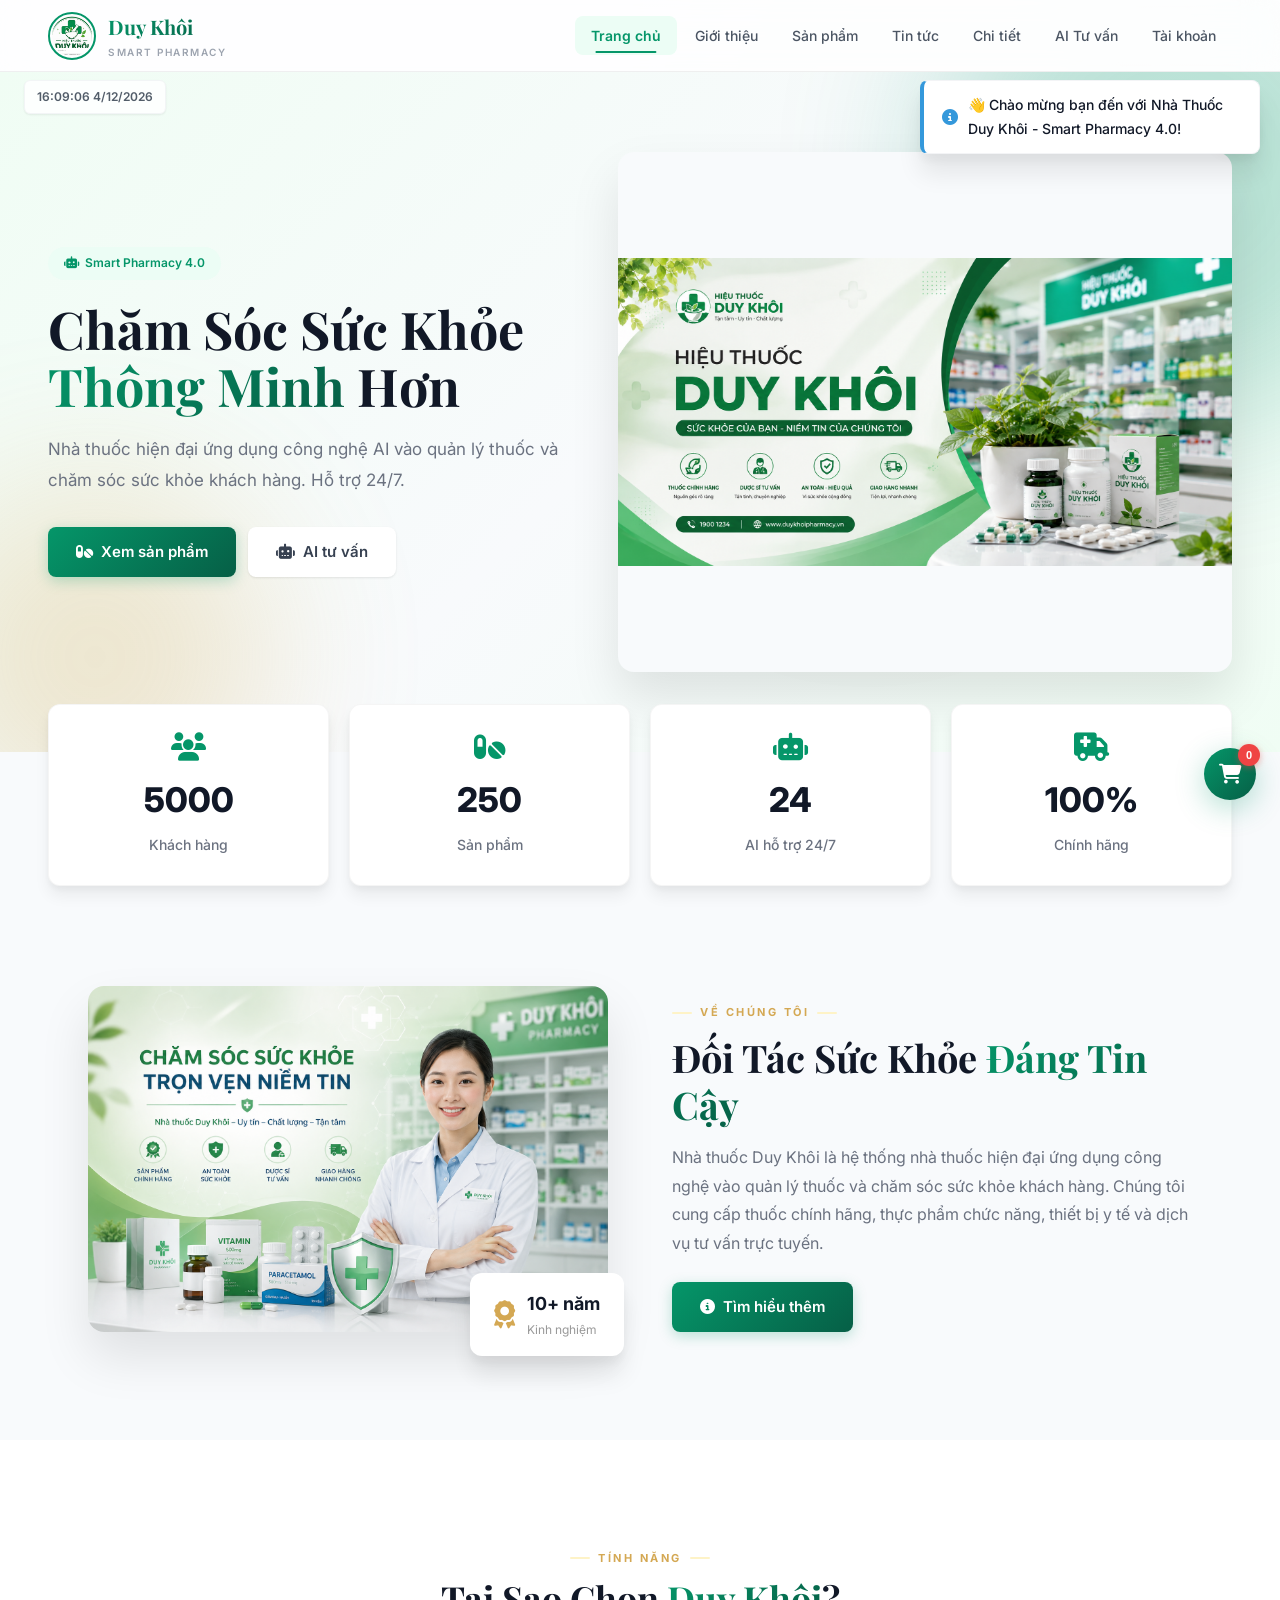
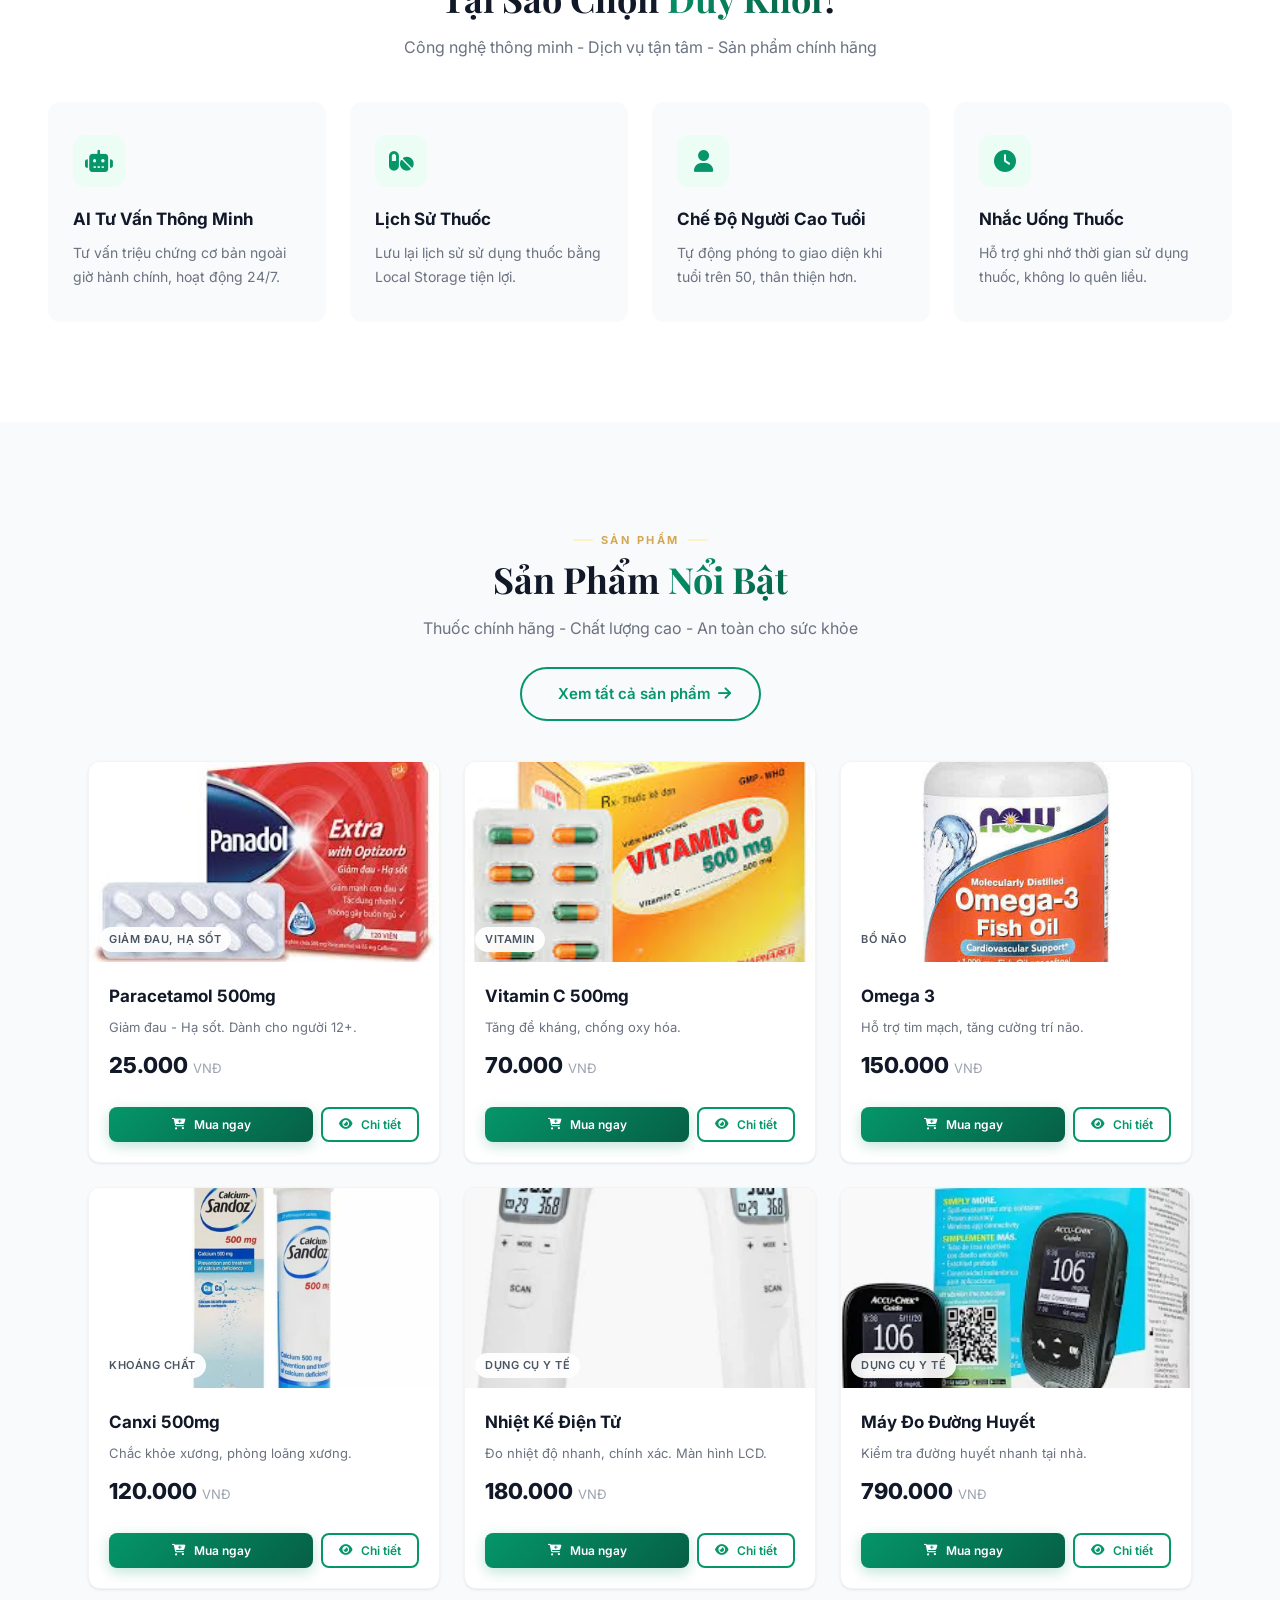
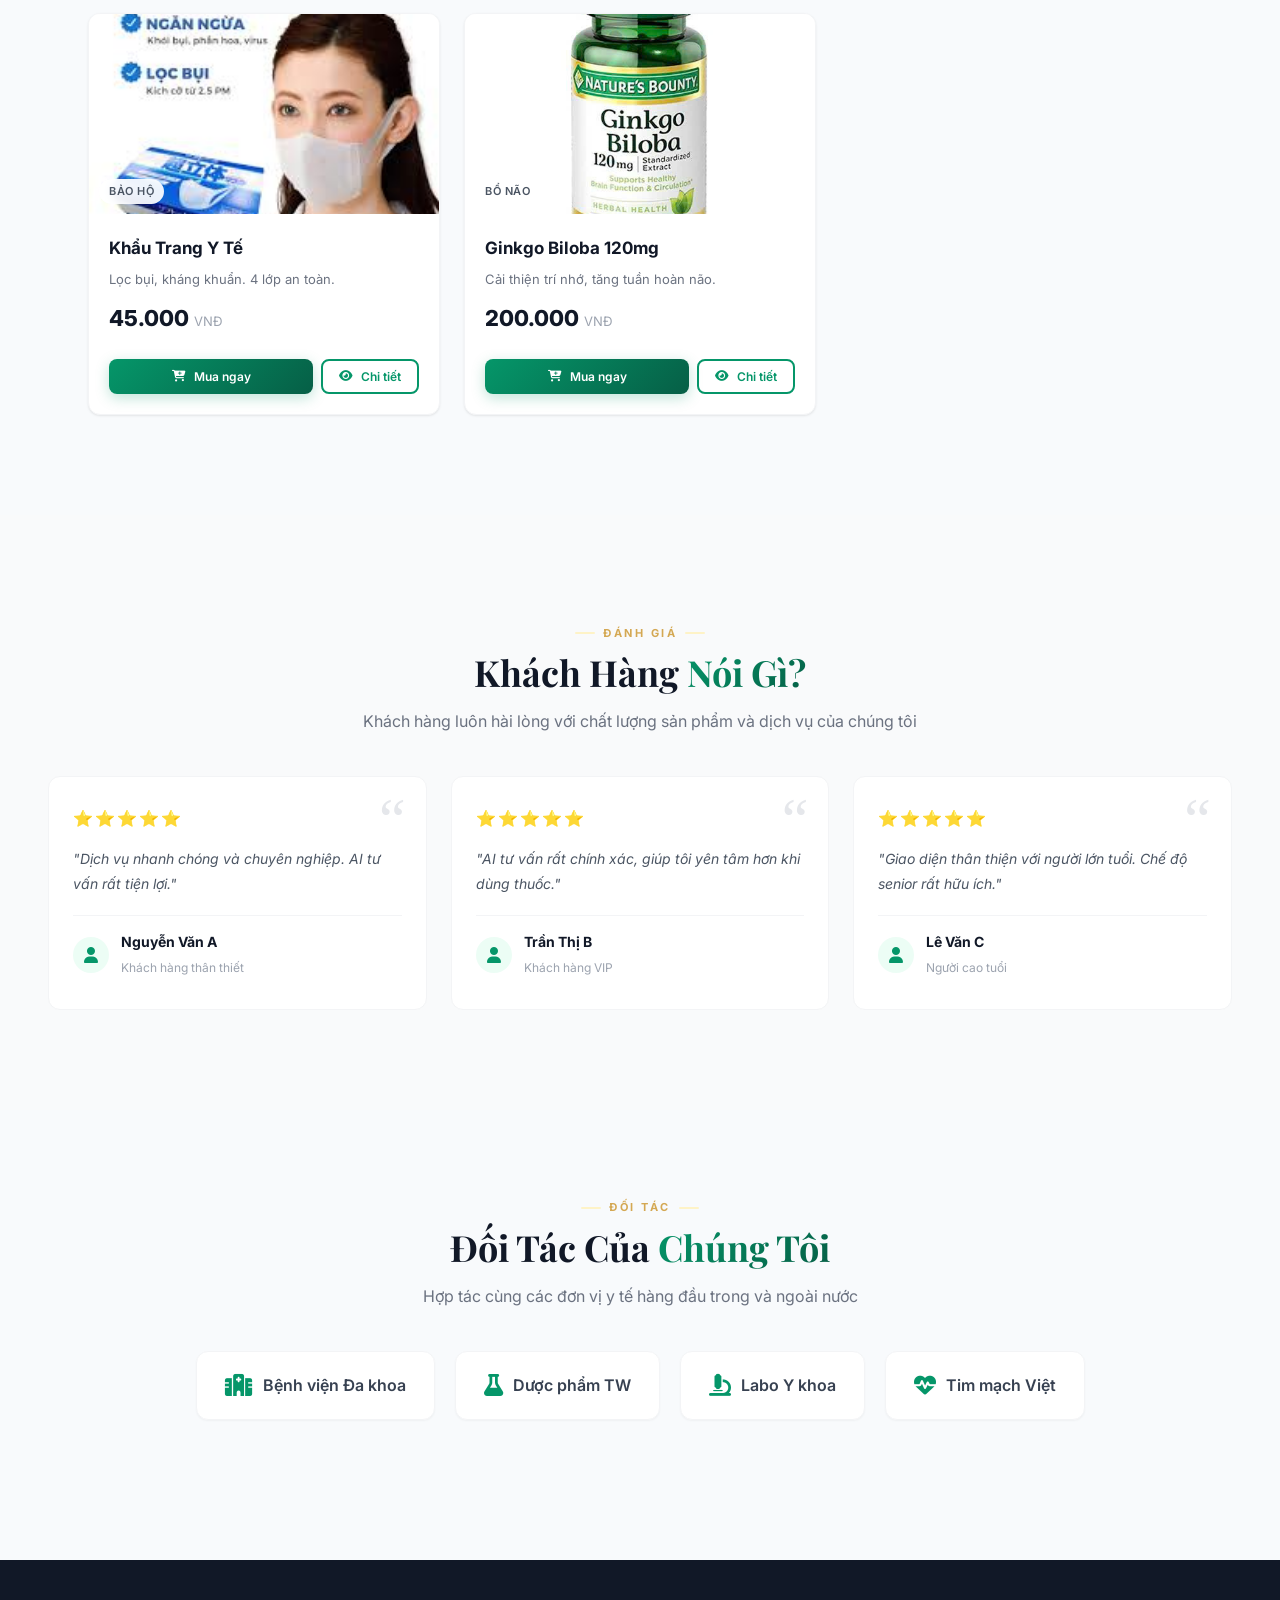
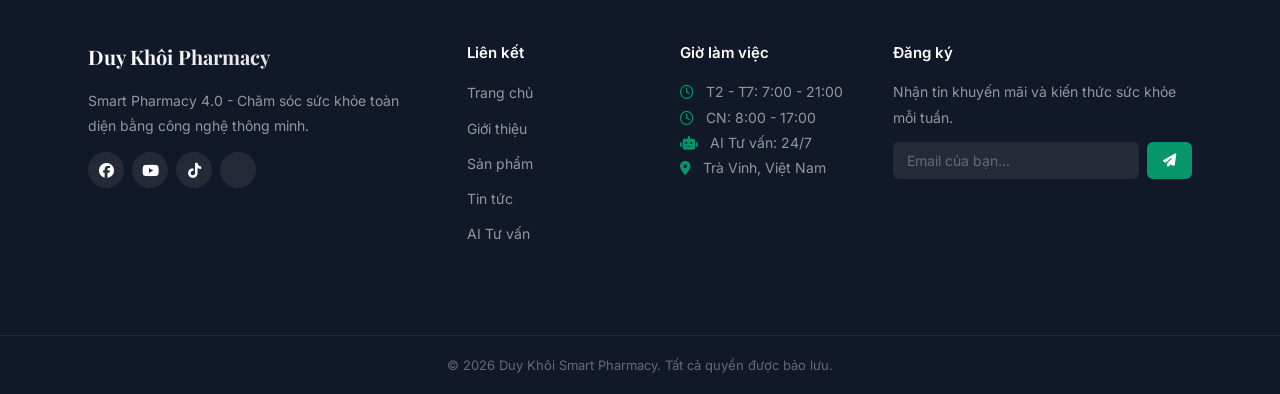
<file: index.html>
<!DOCTYPE html>
<html lang="vi">
<head>
    <meta charset="UTF-8">
    <meta name="viewport" content="width=device-width, initial-scale=1.0">
    <title>Nhà Thuốc Duy Khôi - Smart Pharmacy 4.0</title>
    <link rel="stylesheet" href="assets/css/style.css">
    <link rel="stylesheet" href="https://cdnjs.cloudflare.com/ajax/libs/font-awesome/6.5.1/css/all.min.css">
</head>
<body>

    <button class="theme-fab" onclick="toggleDarkMode()">
        <i class="fa-solid fa-moon"></i>
    </button>

    <button id="topBtn" onclick="backToTop()">
        <i class="fa-solid fa-arrow-up"></i>
    </button>

    <button class="cart-fab" onclick="showCart()">
        <i class="fa-solid fa-cart-shopping"></i>
        <span class="count" id="cartCount">0</span>
    </button>

    <div id="promotionPopup" class="popup-overlay">
        <div class="popup-box">
            <button class="close" onclick="closePromotion()">&times;</button>
            <div class="head">
                <span class="icon">🎉</span>
                <h2>Khuyến Mãi Đặc Biệt</h2>
                <p>Dành riêng cho khách hàng mới</p>
            </div>
            <div class="body">
                <div class="offer-badge">
                    <div class="num">-20%</div>
                    <p>Cho đơn hàng đầu tiên</p>
                </div>
                <div class="perks">
                    <div class="perk">
                        <i class="fa-solid fa-truck"></i>
                        <p>Miễn phí giao hàng</p>
                    </div>
                    <div class="perk">
                        <i class="fa-solid fa-gift"></i>
                        <p>Tặng túi sức khỏe</p>
                    </div>
                    <div class="perk">
                        <i class="fa-solid fa-headset"></i>
                        <p>Hỗ trợ 24/7</p>
                    </div>
                </div>
                <button class="btn btn-primary" onclick="closePromotion()">Nhận ưu đãi ngay</button>
                <p class="note">* Áp dụng cho đơn hàng trên 200.000đ</p>
            </div>
        </div>
    </div>

    <header>
        <div class="logo-area">
            <img src="assets/logo.jpg" class="logo" alt="Duy Khôi Pharmacy">
            <div>
                <h2>Duy Khôi</h2>
                <p>Smart Pharmacy</p>
            </div>
        </div>
        <div class="user-greet" id="userGreeting" style="display:none">
            <i class="fa-solid fa-circle-user"></i>
            <span class="name" id="userName"></span>
            <button class="logout-btn" onclick="logout()" title="Đăng xuất"><i class="fa-solid fa-right-from-bracket"></i></button>
        </div>
        <div class="menu-toggle" onclick="toggleMenu()">
            <i class="fa-solid fa-bars"></i>
        </div>
        <nav id="navMenu">
            <a href="index.html" class="active">Trang chủ</a>
            <a href="html/gioi-thieu.html">Giới thiệu</a>
            <a href="html/san-pham.html">Sản phẩm</a>
            <a href="html/tin-tuc.html">Tin tức</a>
            <a href="html/chi-tiet.html">Chi tiết</a>
            <a href="html/lien-he.html">AI Tư vấn</a>
            <a href="html/dang-nhap.html">Tài khoản</a>
        </nav>
    </header>

    <section class="hero">
        <div class="hero-bg">
            <div class="shape"></div>
            <div class="shape"></div>
            <div class="shape"></div>
        </div>
        <div class="hero-content reveal-left">
            <div class="badge-hero">
                <i class="fa-solid fa-robot"></i> Smart Pharmacy 4.0
            </div>
            <h1>Chăm Sóc Sức Khỏe <span>Thông Minh</span> Hơn</h1>
            <p>Nhà thuốc hiện đại ứng dụng công nghệ AI vào quản lý thuốc và chăm sóc sức khỏe khách hàng. Hỗ trợ 24/7.</p>
            <div class="hero-btns">
                <a href="html/san-pham.html" class="btn btn-primary">
                    <i class="fa-solid fa-pills"></i> Xem sản phẩm
                </a>
                <a href="html/lien-he.html" class="btn btn-ghost">
                    <i class="fa-solid fa-robot"></i> AI tư vấn
                </a>
            </div>
        </div>
        <img src="assets/banner.jpg" class="hero-img reveal-right" alt="Nhà Thuốc Duy Khôi">
    </section>

    <div class="stats-wrap">
        <div class="stats-grid">
            <div class="stat-card reveal stagger-1">
                <i class="fa-solid fa-users"></i>
                <h2 id="customerCount">0</h2>
                <p>Khách hàng</p>
            </div>
            <div class="stat-card reveal stagger-2">
                <i class="fa-solid fa-pills"></i>
                <h2 id="productCount">0</h2>
                <p>Sản phẩm</p>
            </div>
            <div class="stat-card reveal stagger-3">
                <i class="fa-solid fa-robot"></i>
                <h2 id="supportCount">0</h2>
                <p>AI hỗ trợ 24/7</p>
            </div>
            <div class="stat-card reveal stagger-4">
                <i class="fa-solid fa-truck-medical"></i>
                <h2>100%</h2>
                <p>Chính hãng</p>
            </div>
        </div>
    </div>

    <section class="about-section">
        <div class="about-image reveal-left">
            <img src="assets/uytinh.jpg" alt="Về chúng tôi">
            <div class="float-badge">
                <i class="fa-solid fa-award"></i>
                <div>
                    <span>10+ năm</span>
                    <p style="font-size:12px;color:#999;">Kinh nghiệm</p>
                </div>
            </div>
        </div>
        <div class="reveal-right">
            <div class="section-label" style="text-align:left;">Về chúng tôi</div>
            <h2 class="section-title" style="text-align:left;">Đối Tác Sức Khỏe <span class="highlight">Đáng Tin Cậy</span></h2>
            <p class="section-sub" style="text-align:left;max-width:100%;">
                Nhà thuốc Duy Khôi là hệ thống nhà thuốc hiện đại ứng dụng công nghệ vào quản lý thuốc 
                và chăm sóc sức khỏe khách hàng. Chúng tôi cung cấp thuốc chính hãng, thực phẩm chức năng, 
                thiết bị y tế và dịch vụ tư vấn trực tuyến.
            </p>
            <div style="margin-top:24px;display:flex;gap:12px;flex-wrap:wrap;">
                <a href="html/gioi-thieu.html" class="btn btn-primary">
                    <i class="fa-solid fa-circle-info"></i> Tìm hiểu thêm
                </a>
            </div>
        </div>
    </section>

    <section class="features-section">
        <div class="section-header reveal">
            <div class="section-label">Tính năng</div>
            <h2>Tại Sao Chọn <span class="highlight">Duy Khôi</span>?</h2>
            <p>Công nghệ thông minh - Dịch vụ tận tâm - Sản phẩm chính hãng</p>
        </div>
        <div class="features-grid">
            <div class="feature-card reveal stagger-1">
                <div class="icon-wrap"><i class="fa-solid fa-robot"></i></div>
                <h3>AI Tư Vấn Thông Minh</h3>
                <p>Tư vấn triệu chứng cơ bản ngoài giờ hành chính, hoạt động 24/7.</p>
            </div>
            <div class="feature-card reveal stagger-2">
                <div class="icon-wrap"><i class="fa-solid fa-pills"></i></div>
                <h3>Lịch Sử Thuốc</h3>
                <p>Lưu lại lịch sử sử dụng thuốc bằng Local Storage tiện lợi.</p>
            </div>
            <div class="feature-card reveal stagger-3">
                <div class="icon-wrap"><i class="fa-solid fa-user"></i></div>
                <h3>Chế Độ Người Cao Tuổi</h3>
                <p>Tự động phóng to giao diện khi tuổi trên 50, thân thiện hơn.</p>
            </div>
            <div class="feature-card reveal stagger-4">
                <div class="icon-wrap"><i class="fa-solid fa-clock"></i></div>
                <h3>Nhắc Uống Thuốc</h3>
                <p>Hỗ trợ ghi nhớ thời gian sử dụng thuốc, không lo quên liều.</p>
            </div>
        </div>
    </section>

    <section class="products-section">
        <div class="section-header reveal">
            <div class="section-label">Sản phẩm</div>
            <h2>Sản Phẩm <span class="highlight">Nổi Bật</span></h2>
            <p>Thuốc chính hãng - Chất lượng cao - An toàn cho sức khỏe</p>
        </div>
        <div style="text-align:center;margin:-16px 0 32px;">
            <a href="html/san-pham.html" class="btn btn-outline" style="border-radius:50px;">
                <i class="fa-solid fa-grid-2"></i> Xem tất cả sản phẩm <i class="fa-solid fa-arrow-right"></i>
            </a>
        </div>
        <div class="products-grid">
            <div class="product-card reveal stagger-1">
                <div class="img-wrap">
                    <img src="assets/panaldo.jpeg" alt="Paracetamol">
                    <span class="badge">Giảm đau, hạ sốt</span>
                </div>
                <div class="body">
                    <h3>Paracetamol 500mg</h3>
                    <p>Giảm đau - Hạ sốt. Dành cho người 12+.</p>
                    <div class="price">25.000 <small>VNĐ</small></div>
                    <div class="actions">
                        <button class="btn btn-primary" onclick="addCart('Paracetamol')">
                            <i class="fa-solid fa-cart-plus"></i> Mua ngay
                        </button>
                        <a href="html/chi-tiet.html#paracetamol"><button class="btn btn-outline">
                            <i class="fa-solid fa-eye"></i> Chi tiết
                        </button></a>
                    </div>
                </div>
            </div>
            <div class="product-card reveal stagger-2">
                <div class="img-wrap">
                    <img src="assets/vitamin c.jpeg" alt="Vitamin C">
                    <span class="badge">Vitamin</span>
                </div>
                <div class="body">
                    <h3>Vitamin C 500mg</h3>
                    <p>Tăng đề kháng, chống oxy hóa.</p>
                    <div class="price">70.000 <small>VNĐ</small></div>
                    <div class="actions">
                        <button class="btn btn-primary" onclick="addCart('Vitamin C')">
                            <i class="fa-solid fa-cart-plus"></i> Mua ngay
                        </button>
                        <a href="html/chi-tiet.html#vitamin-c"><button class="btn btn-outline">
                            <i class="fa-solid fa-eye"></i> Chi tiết
                        </button></a>
                    </div>
                </div>
            </div>
            <div class="product-card reveal stagger-3">
                <div class="img-wrap">
                    <img src="assets/Omega 3.jpg" alt="Omega 3">
                    <span class="badge">Bổ não</span>
                </div>
                <div class="body">
                    <h3>Omega 3</h3>
                    <p>Hỗ trợ tim mạch, tăng cường trí não.</p>
                    <div class="price">150.000 <small>VNĐ</small></div>
                    <div class="actions">
                        <button class="btn btn-primary" onclick="addCart('Omega 3')">
                            <i class="fa-solid fa-cart-plus"></i> Mua ngay
                        </button>
                        <a href="html/chi-tiet.html#omega-3"><button class="btn btn-outline">
                            <i class="fa-solid fa-eye"></i> Chi tiết
                        </button></a>
                    </div>
                </div>
            </div>
            <div class="product-card reveal stagger-4">
                <div class="img-wrap">
                    <img src="assets/Canxi 500mg.jpg" alt="Canxi">
                    <span class="badge">Khoáng chất</span>
                </div>
                <div class="body">
                    <h3>Canxi 500mg</h3>
                    <p>Chắc khỏe xương, phòng loãng xương.</p>
                    <div class="price">120.000 <small>VNĐ</small></div>
                    <div class="actions">
                        <button class="btn btn-primary" onclick="addCart('Canxi')">
                            <i class="fa-solid fa-cart-plus"></i> Mua ngay
                        </button>
                        <a href="html/chi-tiet.html#canxi"><button class="btn btn-outline">
                            <i class="fa-solid fa-eye"></i> Chi tiết
                        </button></a>
                    </div>
                </div>
            </div>
            <div class="product-card reveal stagger-5">
                <div class="img-wrap">
                    <img src="assets/nhiệt kế điện tử.jpg" alt="Nhiệt Kế Điện Tử">
                    <span class="badge">Dụng cụ y tế</span>
                </div>
                <div class="body">
                    <h3>Nhiệt Kế Điện Tử</h3>
                    <p>Đo nhiệt độ nhanh, chính xác. Màn hình LCD.</p>
                    <div class="price">180.000 <small>VNĐ</small></div>
                    <div class="actions">
                        <button class="btn btn-primary" onclick="addCart('Nhiệt Kế Điện Tử')">
                            <i class="fa-solid fa-cart-plus"></i> Mua ngay
                        </button>
                        <a href="html/chi-tiet.html#nhiet-ke"><button class="btn btn-outline">
                            <i class="fa-solid fa-eye"></i> Chi tiết
                        </button></a>
                    </div>
                </div>
            </div>
            <div class="product-card reveal stagger-6">
                <div class="img-wrap">
                    <img src="assets/đo đường điện tử.jpg" alt="Máy Đo Đường Huyết">
                    <span class="badge">Dụng cụ y tế</span>
                </div>
                <div class="body">
                    <h3>Máy Đo Đường Huyết</h3>
                    <p>Kiểm tra đường huyết nhanh tại nhà.</p>
                    <div class="price">790.000 <small>VNĐ</small></div>
                    <div class="actions">
                        <button class="btn btn-primary" onclick="addCart('Máy Đo Đường Huyết')">
                            <i class="fa-solid fa-cart-plus"></i> Mua ngay
                        </button>
                        <a href="html/chi-tiet.html#may-do-duong"><button class="btn btn-outline">
                            <i class="fa-solid fa-eye"></i> Chi tiết
                        </button></a>
                    </div>
                </div>
            </div>
            <div class="product-card reveal stagger-7">
                <div class="img-wrap">
                    <img src="assets/khẩu trang.jpg" alt="Khẩu Trang Y Tế">
                    <span class="badge">Bảo hộ</span>
                </div>
                <div class="body">
                    <h3>Khẩu Trang Y Tế</h3>
                    <p>Lọc bụi, kháng khuẩn. 4 lớp an toàn.</p>
                    <div class="price">45.000 <small>VNĐ</small></div>
                    <div class="actions">
                        <button class="btn btn-primary" onclick="addCart('Khẩu Trang Y Tế')">
                            <i class="fa-solid fa-cart-plus"></i> Mua ngay
                        </button>
                        <a href="html/chi-tiet.html#khau-trang"><button class="btn btn-outline">
                            <i class="fa-solid fa-eye"></i> Chi tiết
                        </button></a>
                    </div>
                </div>
            </div>
            <div class="product-card reveal stagger-8">
                <div class="img-wrap">
                    <img src="assets/Ginkgo Biloba 120mg.jpg" alt="Ginkgo Biloba">
                    <span class="badge">Bổ não</span>
                </div>
                <div class="body">
                    <h3>Ginkgo Biloba 120mg</h3>
                    <p>Cải thiện trí nhớ, tăng tuần hoàn não.</p>
                    <div class="price">200.000 <small>VNĐ</small></div>
                    <div class="actions">
                        <button class="btn btn-primary" onclick="addCart('Ginkgo Biloba')">
                            <i class="fa-solid fa-cart-plus"></i> Mua ngay
                        </button>
                        <a href="html/chi-tiet.html#ginkgo-biloba"><button class="btn btn-outline">
                            <i class="fa-solid fa-eye"></i> Chi tiết
                        </button></a>
                    </div>
                </div>
            </div>
        </div>
    </section>

    <section class="testimonials">
        <div class="section-header reveal">
            <div class="section-label">Đánh giá</div>
            <h2>Khách Hàng <span class="highlight">Nói Gì?</span></h2>
            <p>Khách hàng luôn hài lòng với chất lượng sản phẩm và dịch vụ của chúng tôi</p>
        </div>
        <div class="testimonials-grid">
            <div class="testimonial-card reveal stagger-1">
                <div class="stars">⭐⭐⭐⭐⭐</div>
                <p>"Dịch vụ nhanh chóng và chuyên nghiệp. AI tư vấn rất tiện lợi."</p>
                <div class="author">
                    <i class="fa-solid fa-user"></i>
                    <div>
                        <h4>Nguyễn Văn A</h4>
                        <span>Khách hàng thân thiết</span>
                    </div>
                </div>
            </div>
            <div class="testimonial-card reveal stagger-2">
                <div class="stars">⭐⭐⭐⭐⭐</div>
                <p>"AI tư vấn rất chính xác, giúp tôi yên tâm hơn khi dùng thuốc."</p>
                <div class="author">
                    <i class="fa-solid fa-user"></i>
                    <div>
                        <h4>Trần Thị B</h4>
                        <span>Khách hàng VIP</span>
                    </div>
                </div>
            </div>
            <div class="testimonial-card reveal stagger-3">
                <div class="stars">⭐⭐⭐⭐⭐</div>
                <p>"Giao diện thân thiện với người lớn tuổi. Chế độ senior rất hữu ích."</p>
                <div class="author">
                    <i class="fa-solid fa-user"></i>
                    <div>
                        <h4>Lê Văn C</h4>
                        <span>Người cao tuổi</span>
                    </div>
                </div>
            </div>
        </div>
    </section>

    <section class="partners-section">
        <div class="section-header reveal">
            <div class="section-label">Đối tác</div>
            <h2>Đối Tác Của <span class="highlight">Chúng Tôi</span></h2>
            <p>Hợp tác cùng các đơn vị y tế hàng đầu trong và ngoài nước</p>
        </div>
        <div class="partners-grid">
            <div class="partner-item reveal stagger-1">
                <i class="fa-solid fa-hospital"></i> Bệnh viện Đa khoa
            </div>
            <div class="partner-item reveal stagger-2">
                <i class="fa-solid fa-flask"></i> Dược phẩm TW
            </div>
            <div class="partner-item reveal stagger-3">
                <i class="fa-solid fa-microscope"></i> Labo Y khoa
            </div>
            <div class="partner-item reveal stagger-4">
                <i class="fa-solid fa-heart-pulse"></i> Tim mạch Việt
            </div>
        </div>
    </section>

    <footer>
        <div class="footer-grid">
            <div class="footer-col">
                <h3>Duy Khôi Pharmacy</h3>
                <p>Smart Pharmacy 4.0 - Chăm sóc sức khỏe toàn diện bằng công nghệ thông minh.</p>
                <div class="footer-social">
                    <a href="#"><i class="fa-brands fa-facebook"></i></a>
                    <a href="#"><i class="fa-brands fa-youtube"></i></a>
                    <a href="#"><i class="fa-brands fa-tiktok"></i></a>
                    <a href="#"><i class="fa-brands fa-zalo"></i></a>
                </div>
            </div>
            <div class="footer-col">
                <h4>Liên kết</h4>
                <ul class="footer-links">
                    <li><a href="index.html">Trang chủ</a></li>
                    <li><a href="html/gioi-thieu.html">Giới thiệu</a></li>
                    <li><a href="html/san-pham.html">Sản phẩm</a></li>
                    <li><a href="html/tin-tuc.html">Tin tức</a></li>
                    <li><a href="html/lien-he.html">AI Tư vấn</a></li>
                </ul>
            </div>
            <div class="footer-col">
                <h4>Giờ làm việc</h4>
                <p><i class="fa-regular fa-clock"></i> T2 - T7: 7:00 - 21:00</p>
                <p><i class="fa-regular fa-clock"></i> CN: 8:00 - 17:00</p>
                <p><i class="fa-solid fa-robot"></i> AI Tư vấn: 24/7</p>
                <p><i class="fa-solid fa-location-dot"></i> Trà Vinh, Việt Nam</p>
            </div>
            <div class="footer-col">
                <h4>Đăng ký</h4>
                <p>Nhận tin khuyến mãi và kiến thức sức khỏe mỗi tuần.</p>
                <div class="footer-newsletter">
                    <input type="email" placeholder="Email của bạn...">
                    <button><i class="fa-solid fa-paper-plane"></i></button>
                </div>
            </div>
        </div>
        <div class="footer-bottom">
            <p>&copy; 2026 Duy Khôi Smart Pharmacy. Tất cả quyền được bảo lưu.</p>
        </div>
    </footer>

    <div class="clock-widget" id="clock"></div>

    <script src="js/script.js"></script>
</body>
</html>
</file>
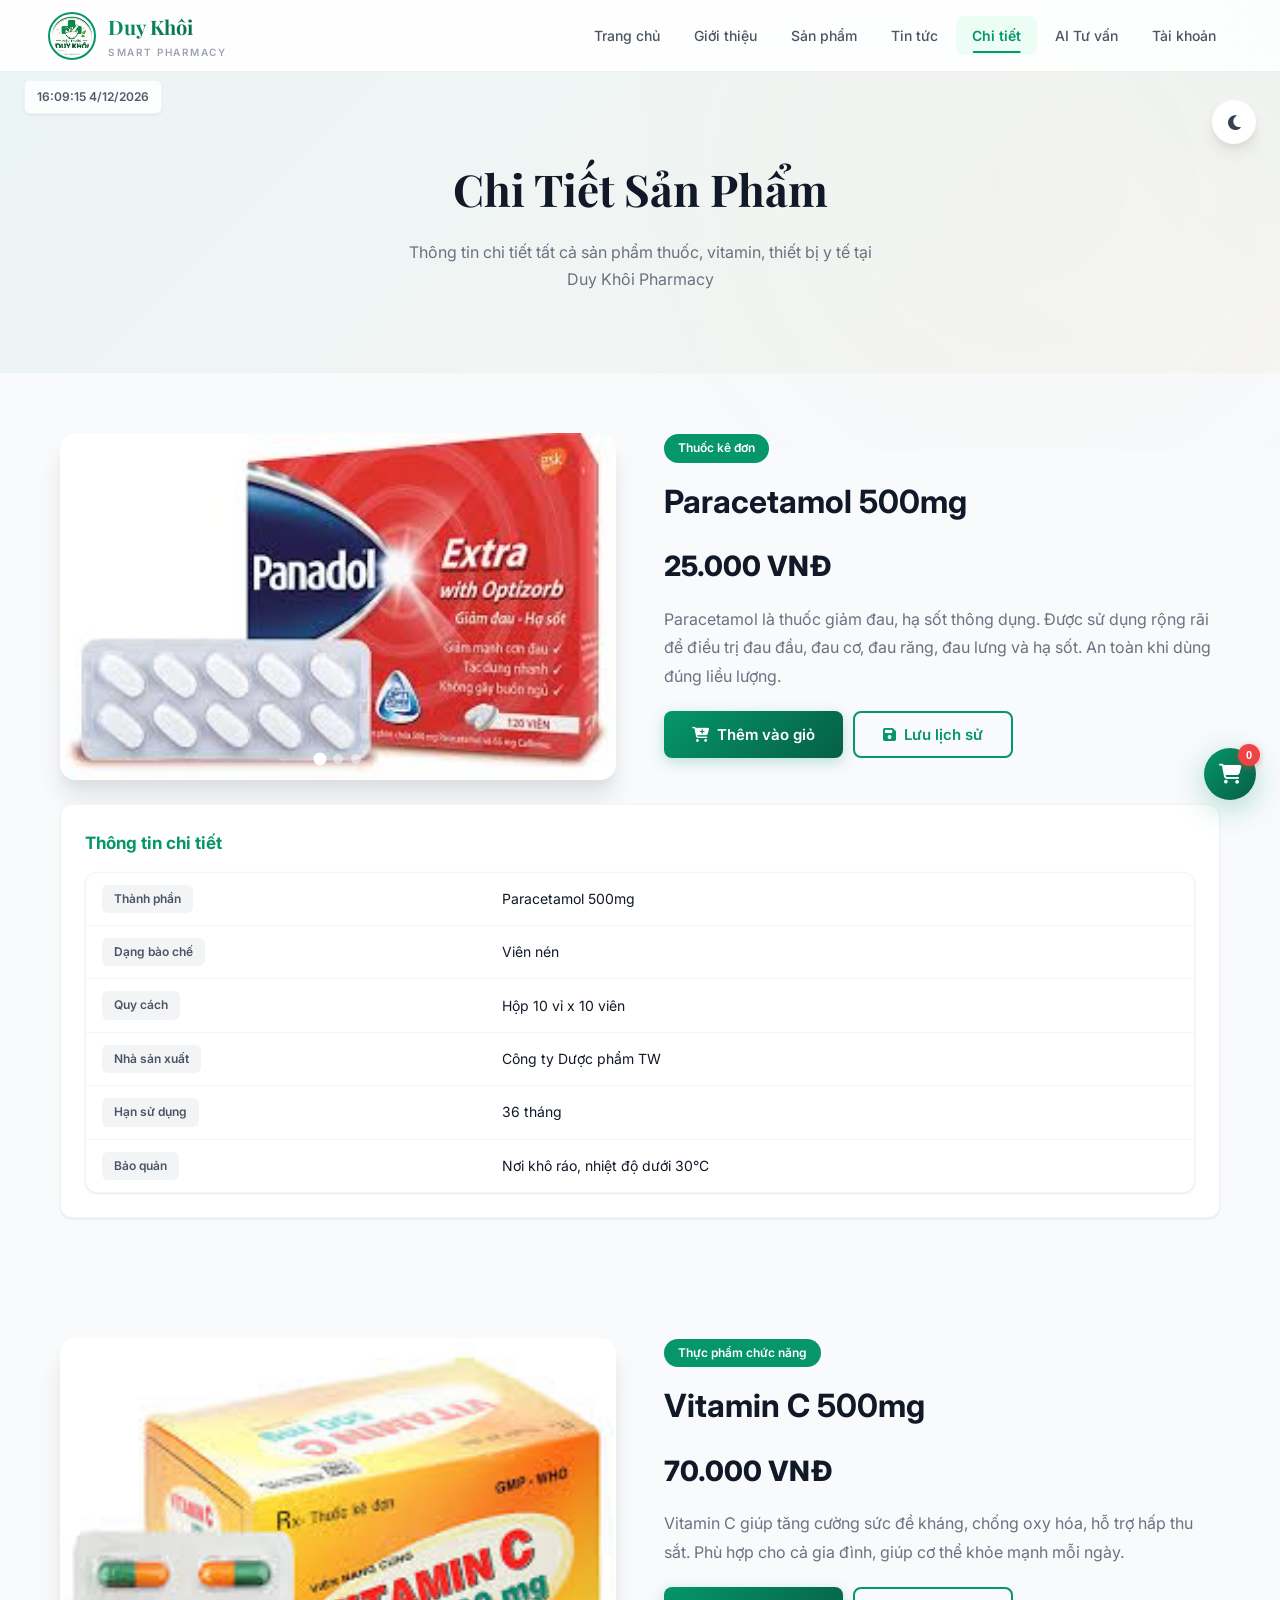
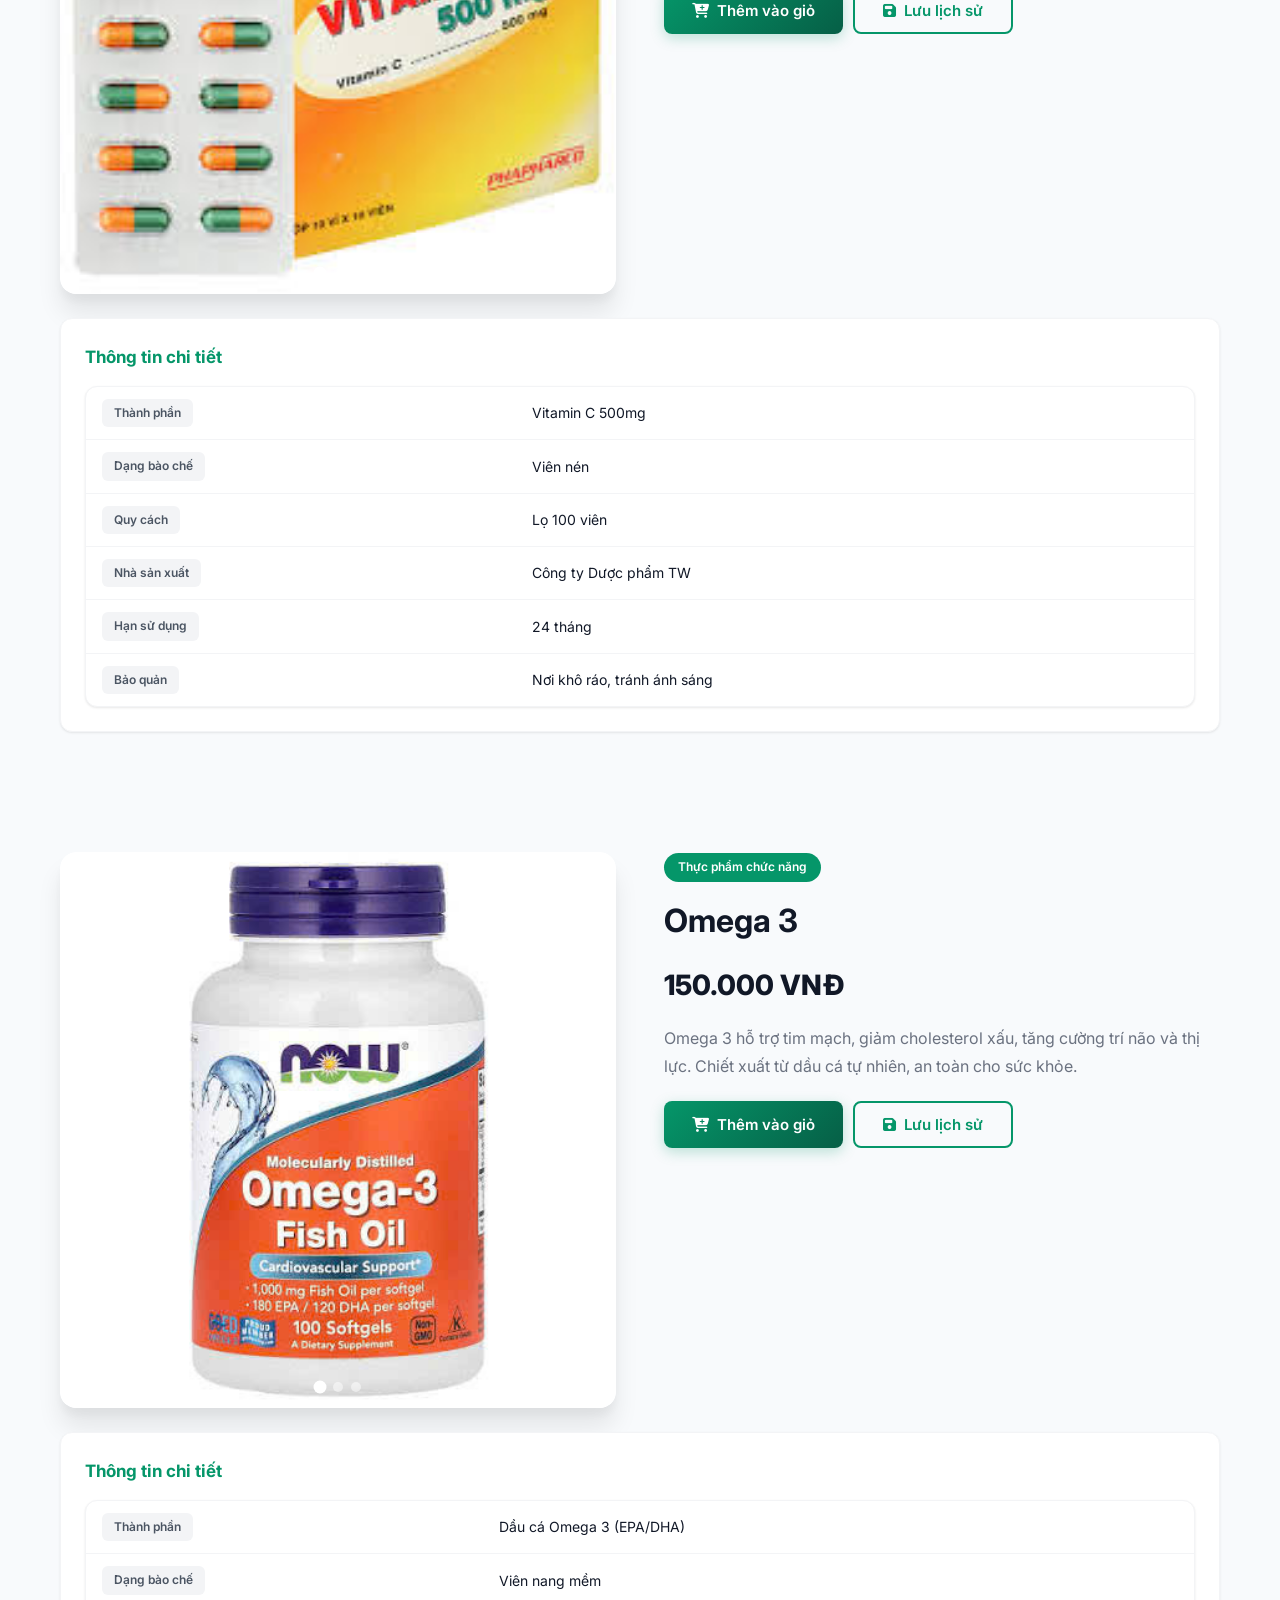
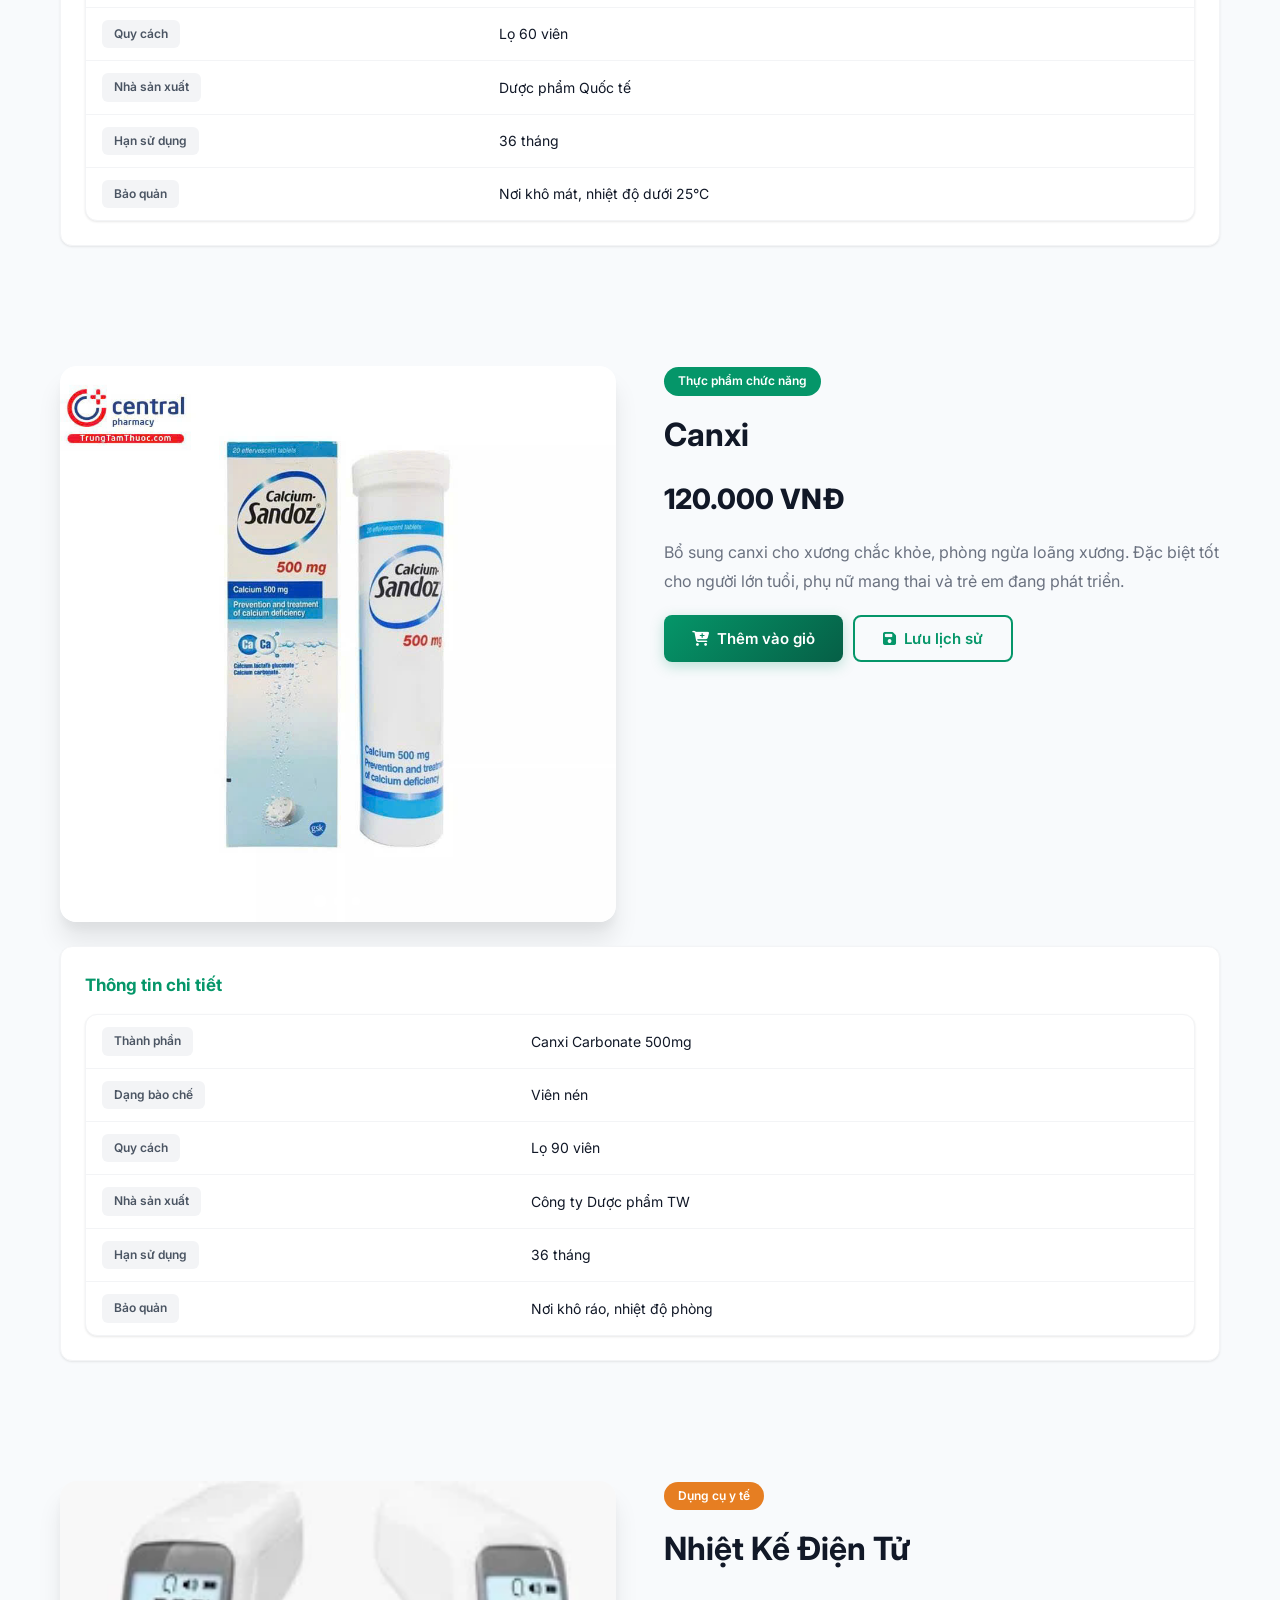
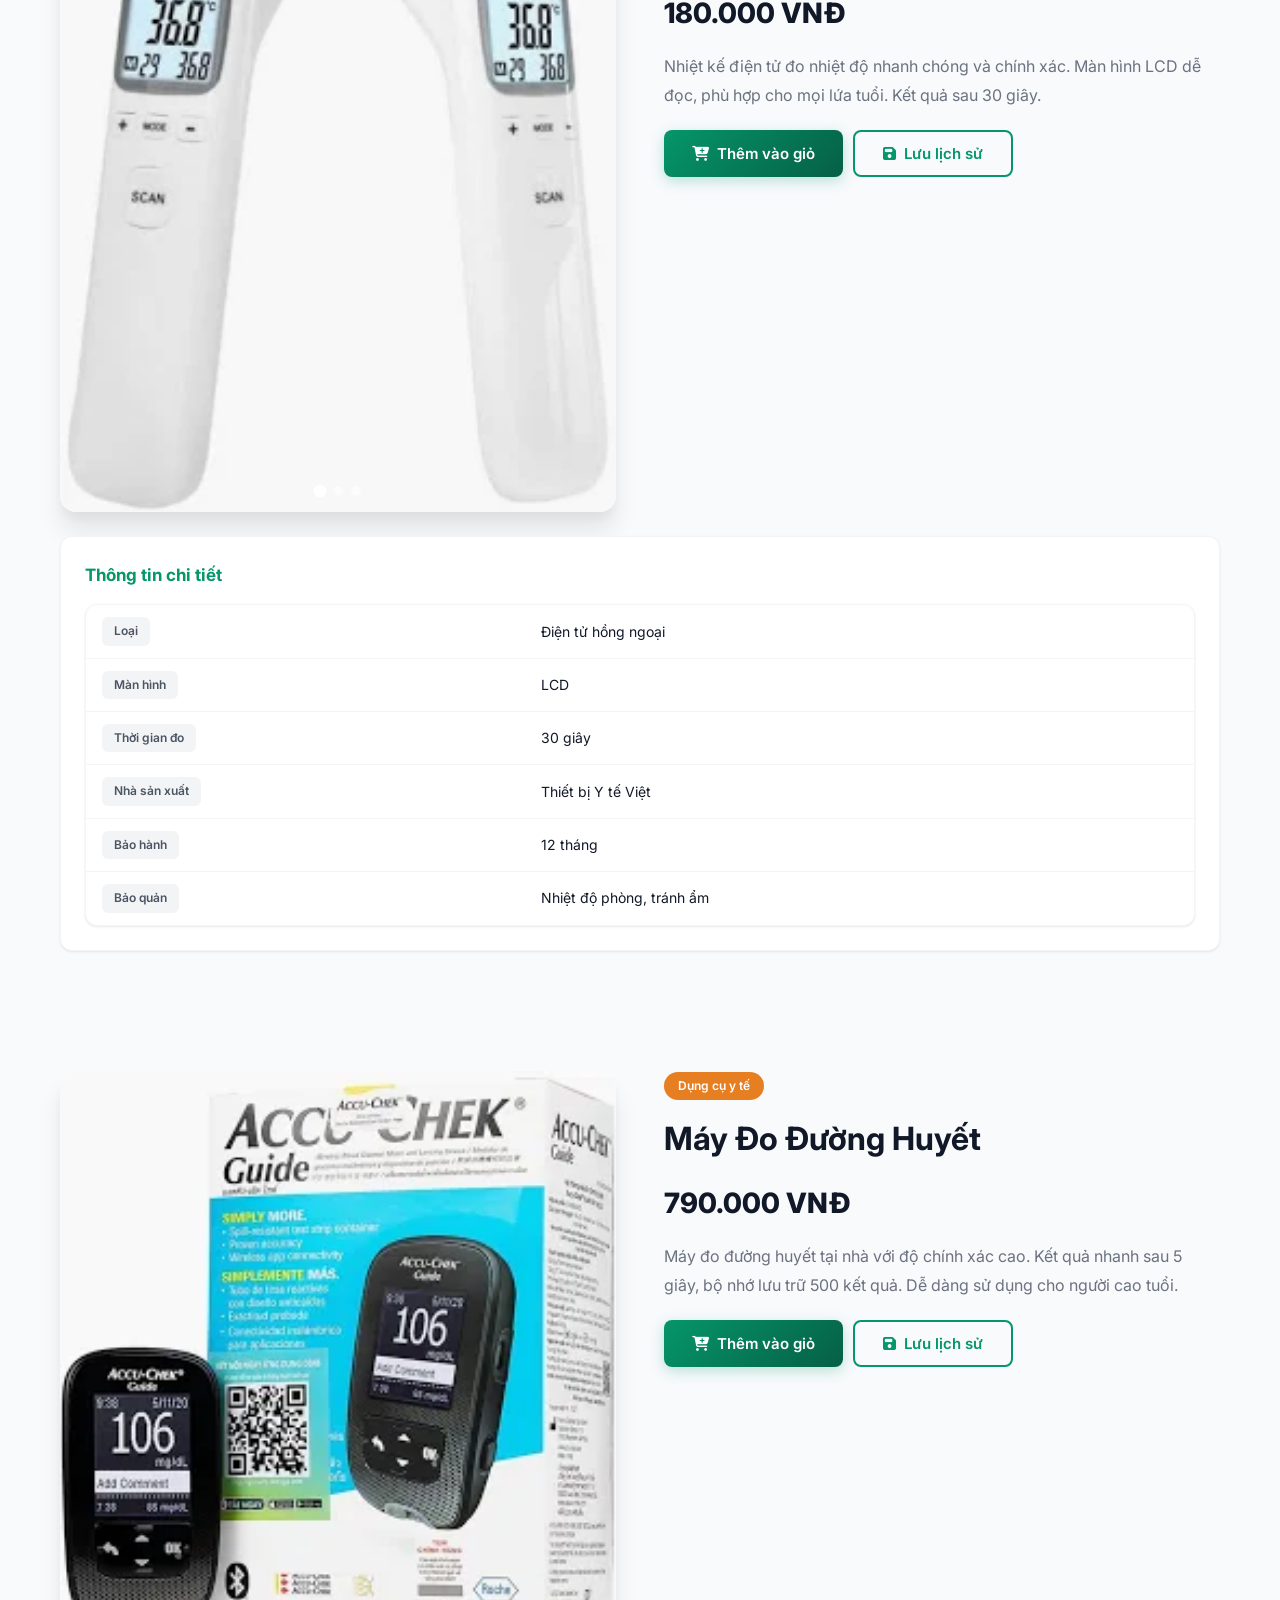
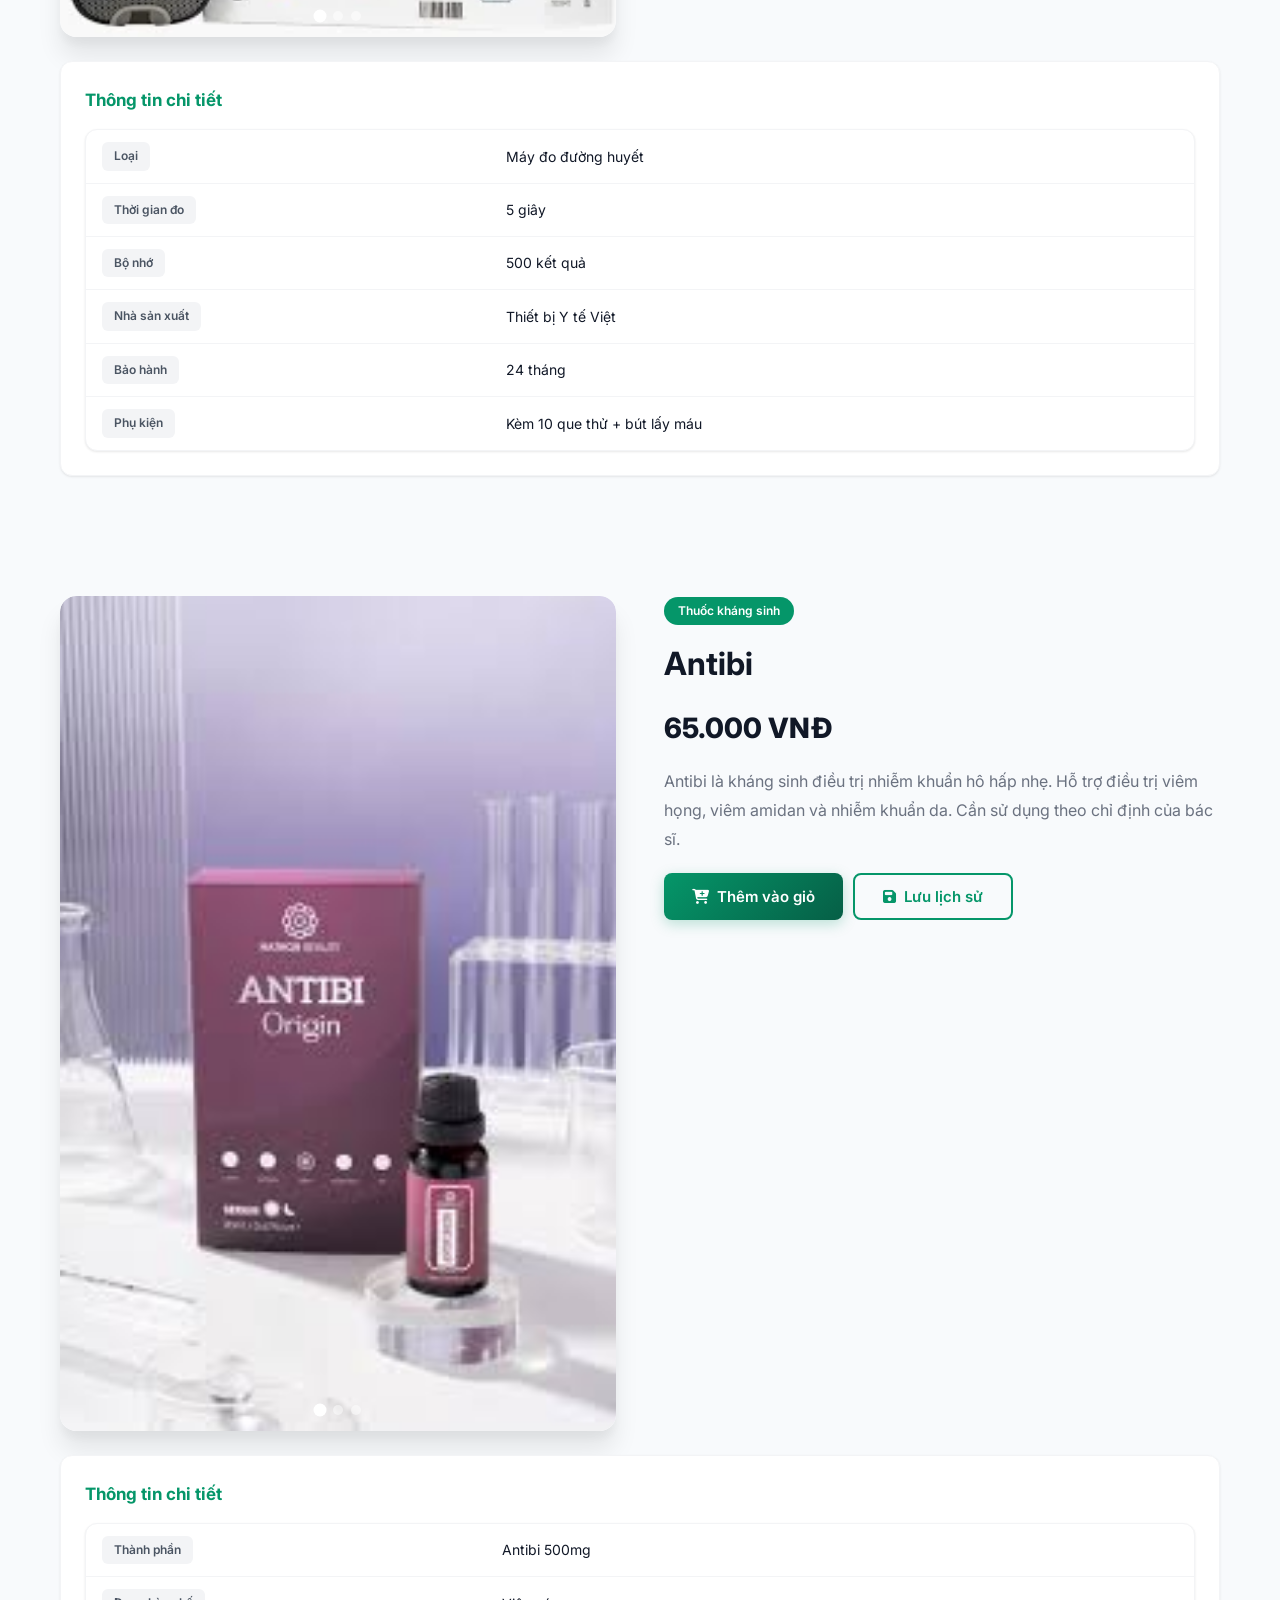
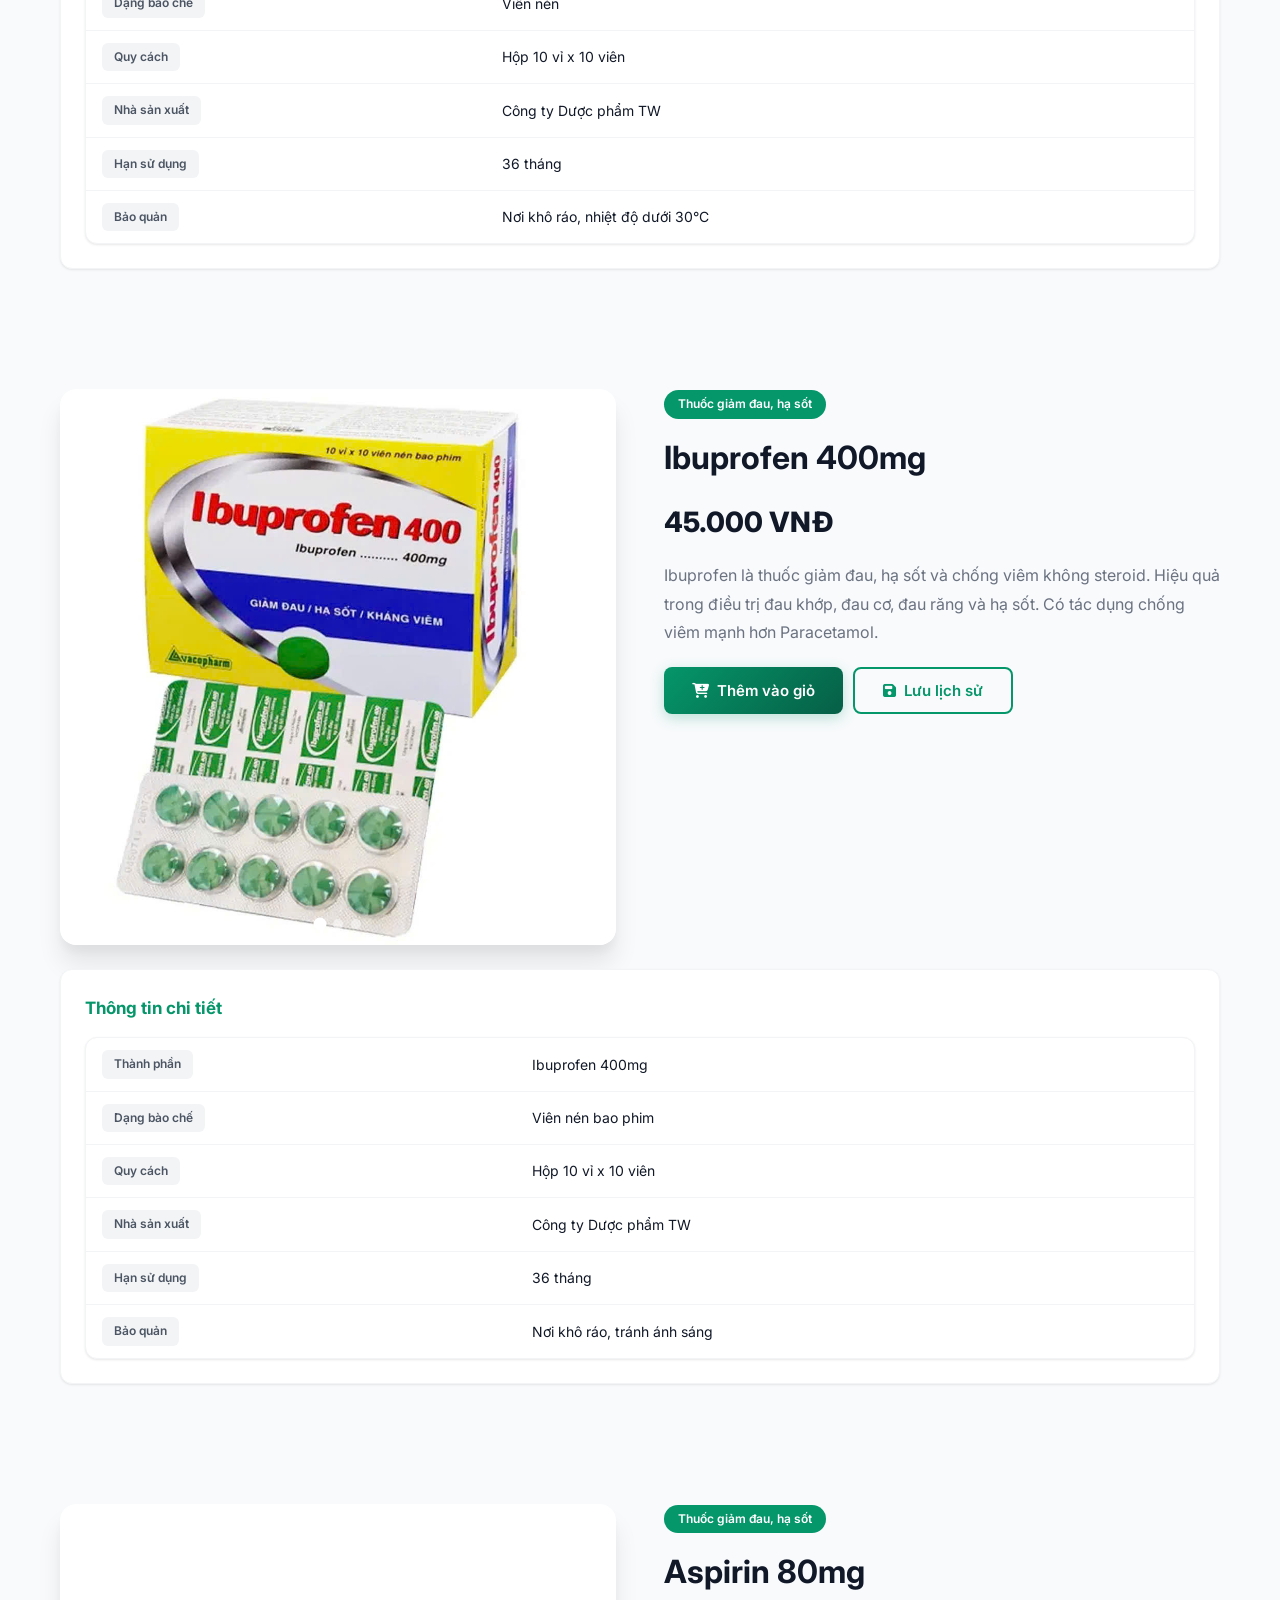
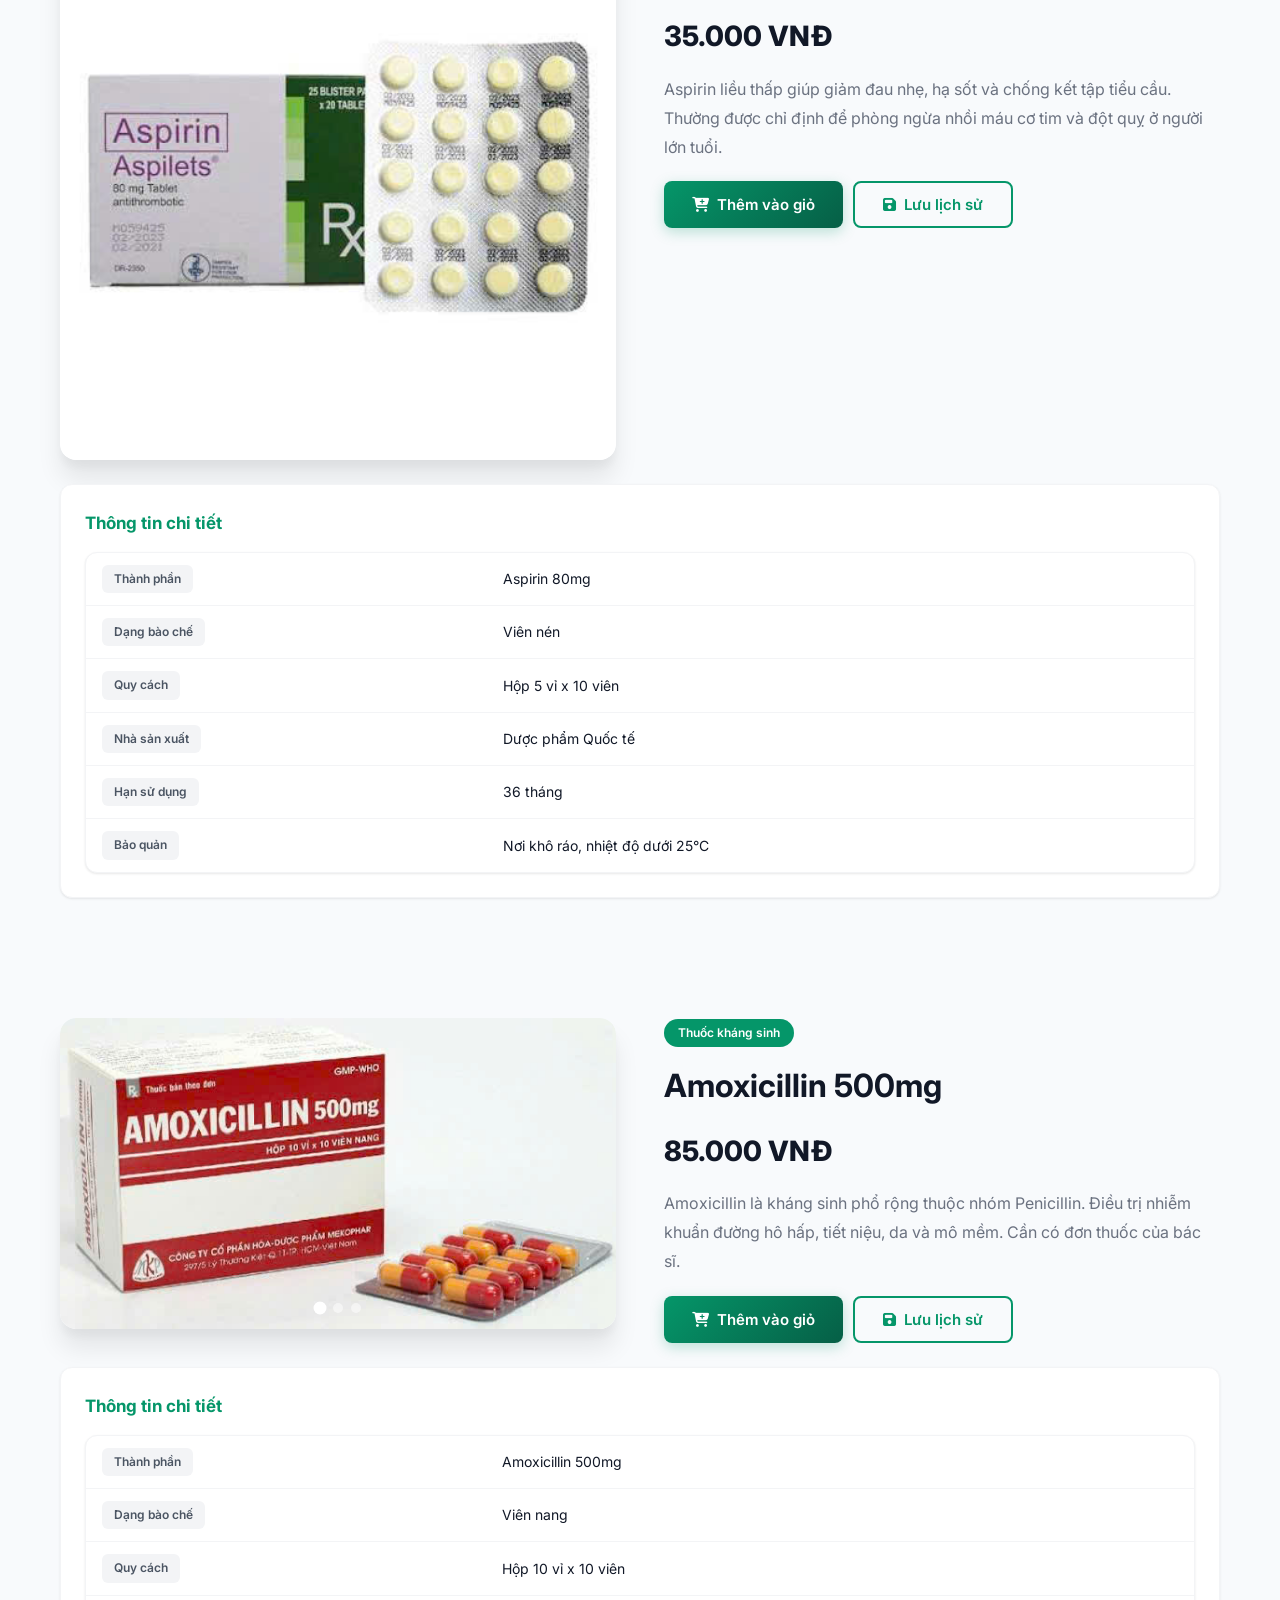
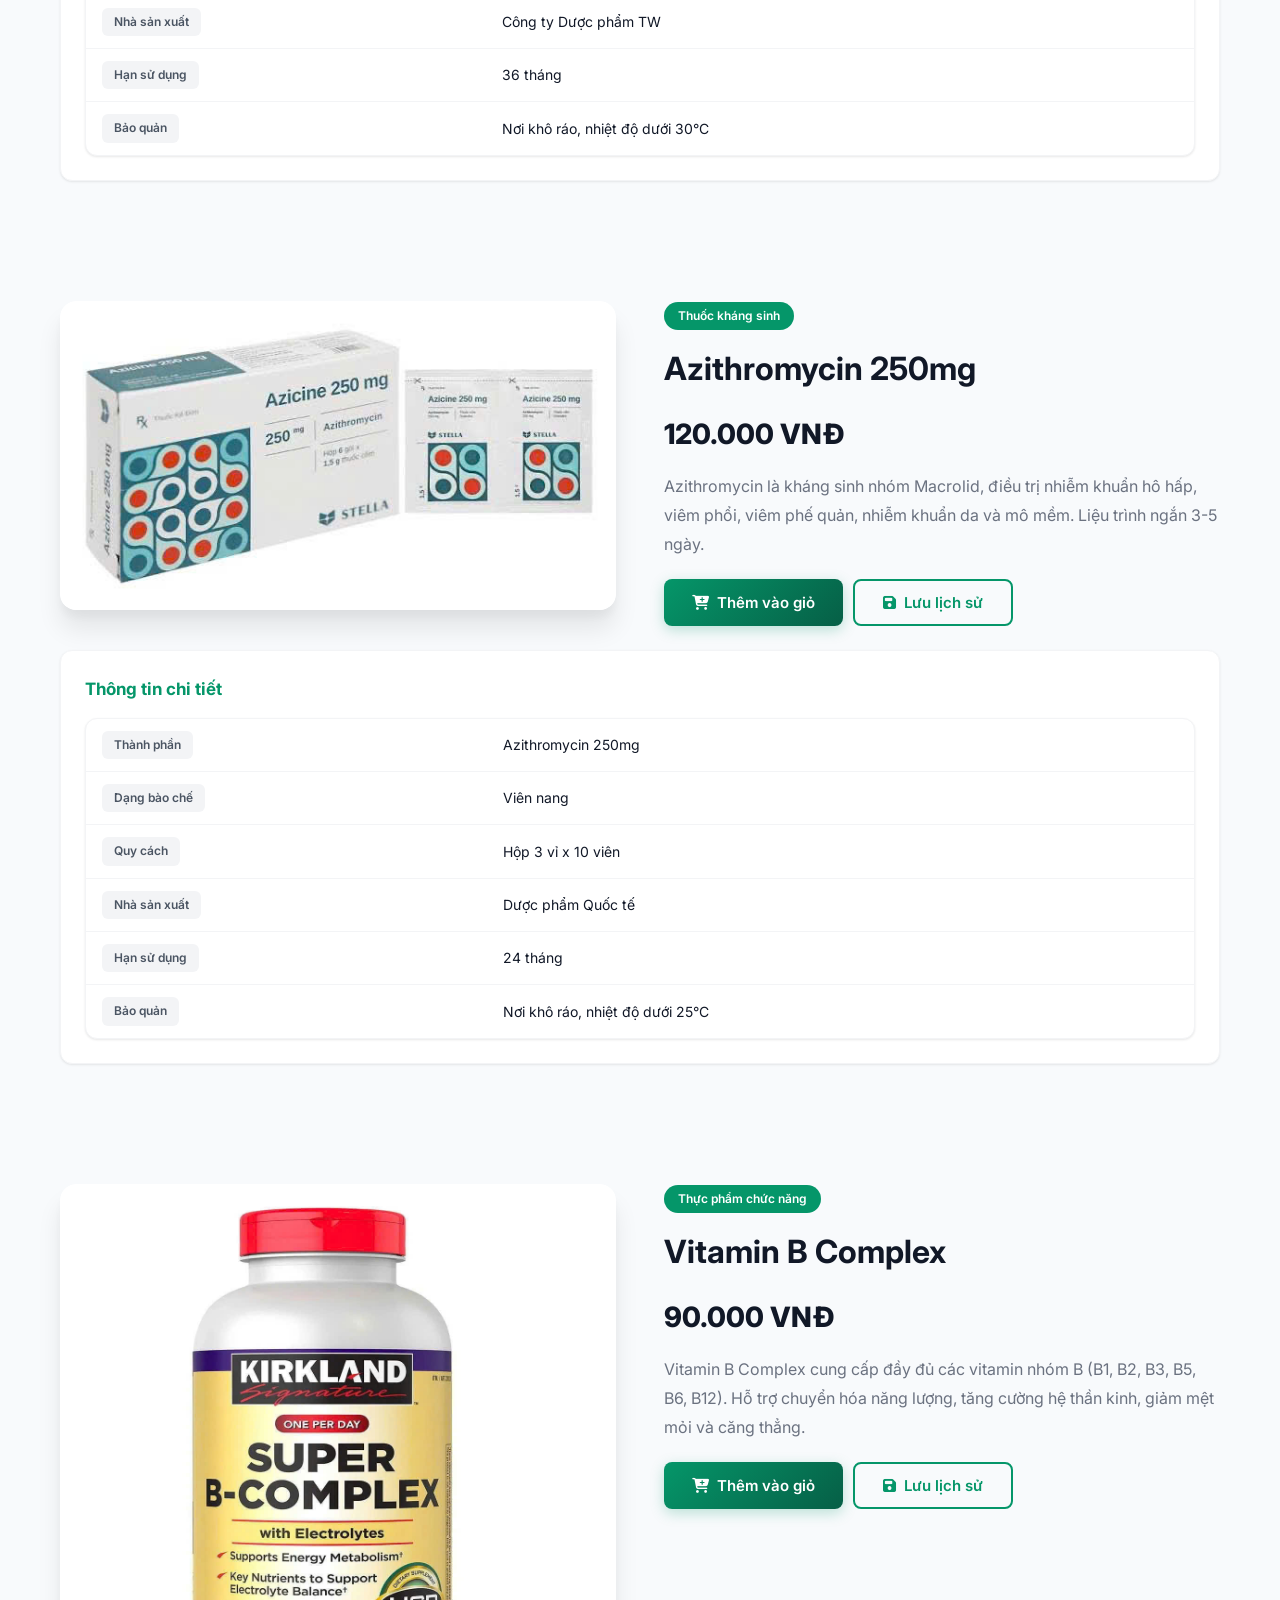
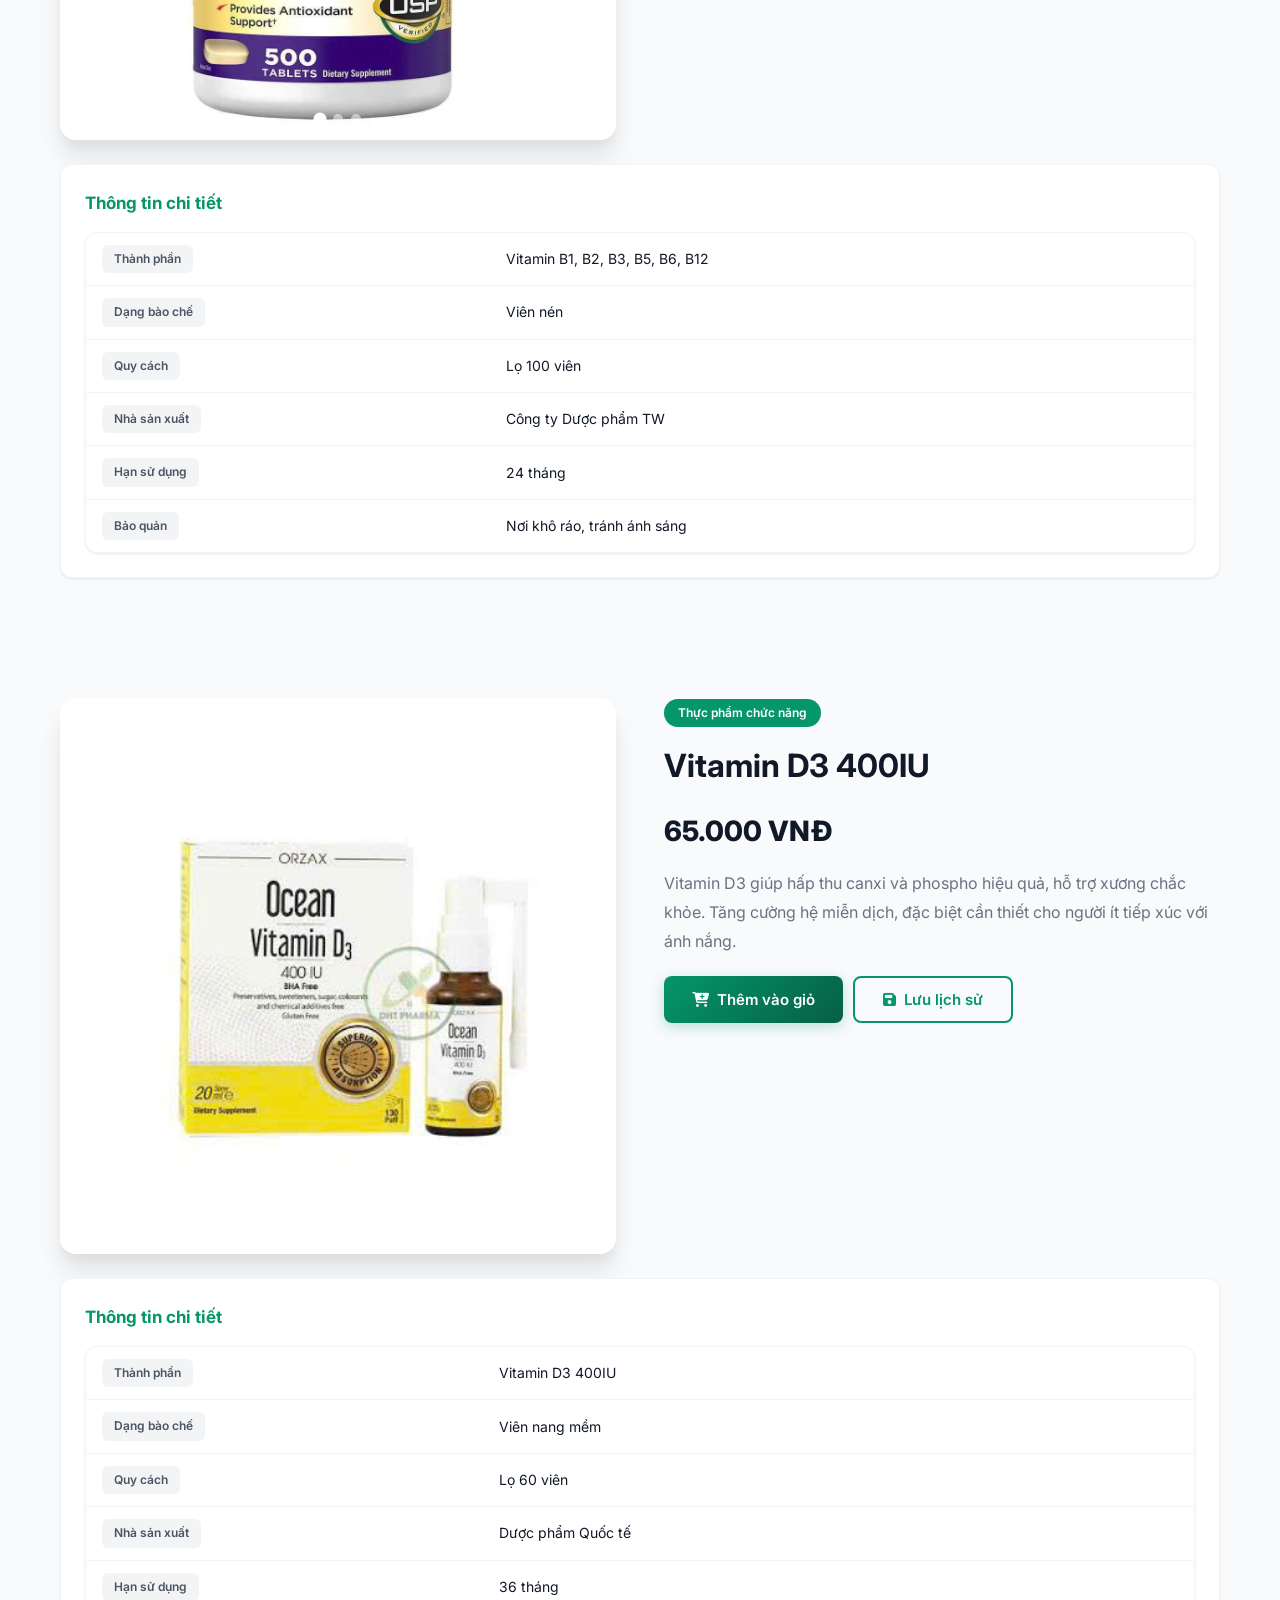
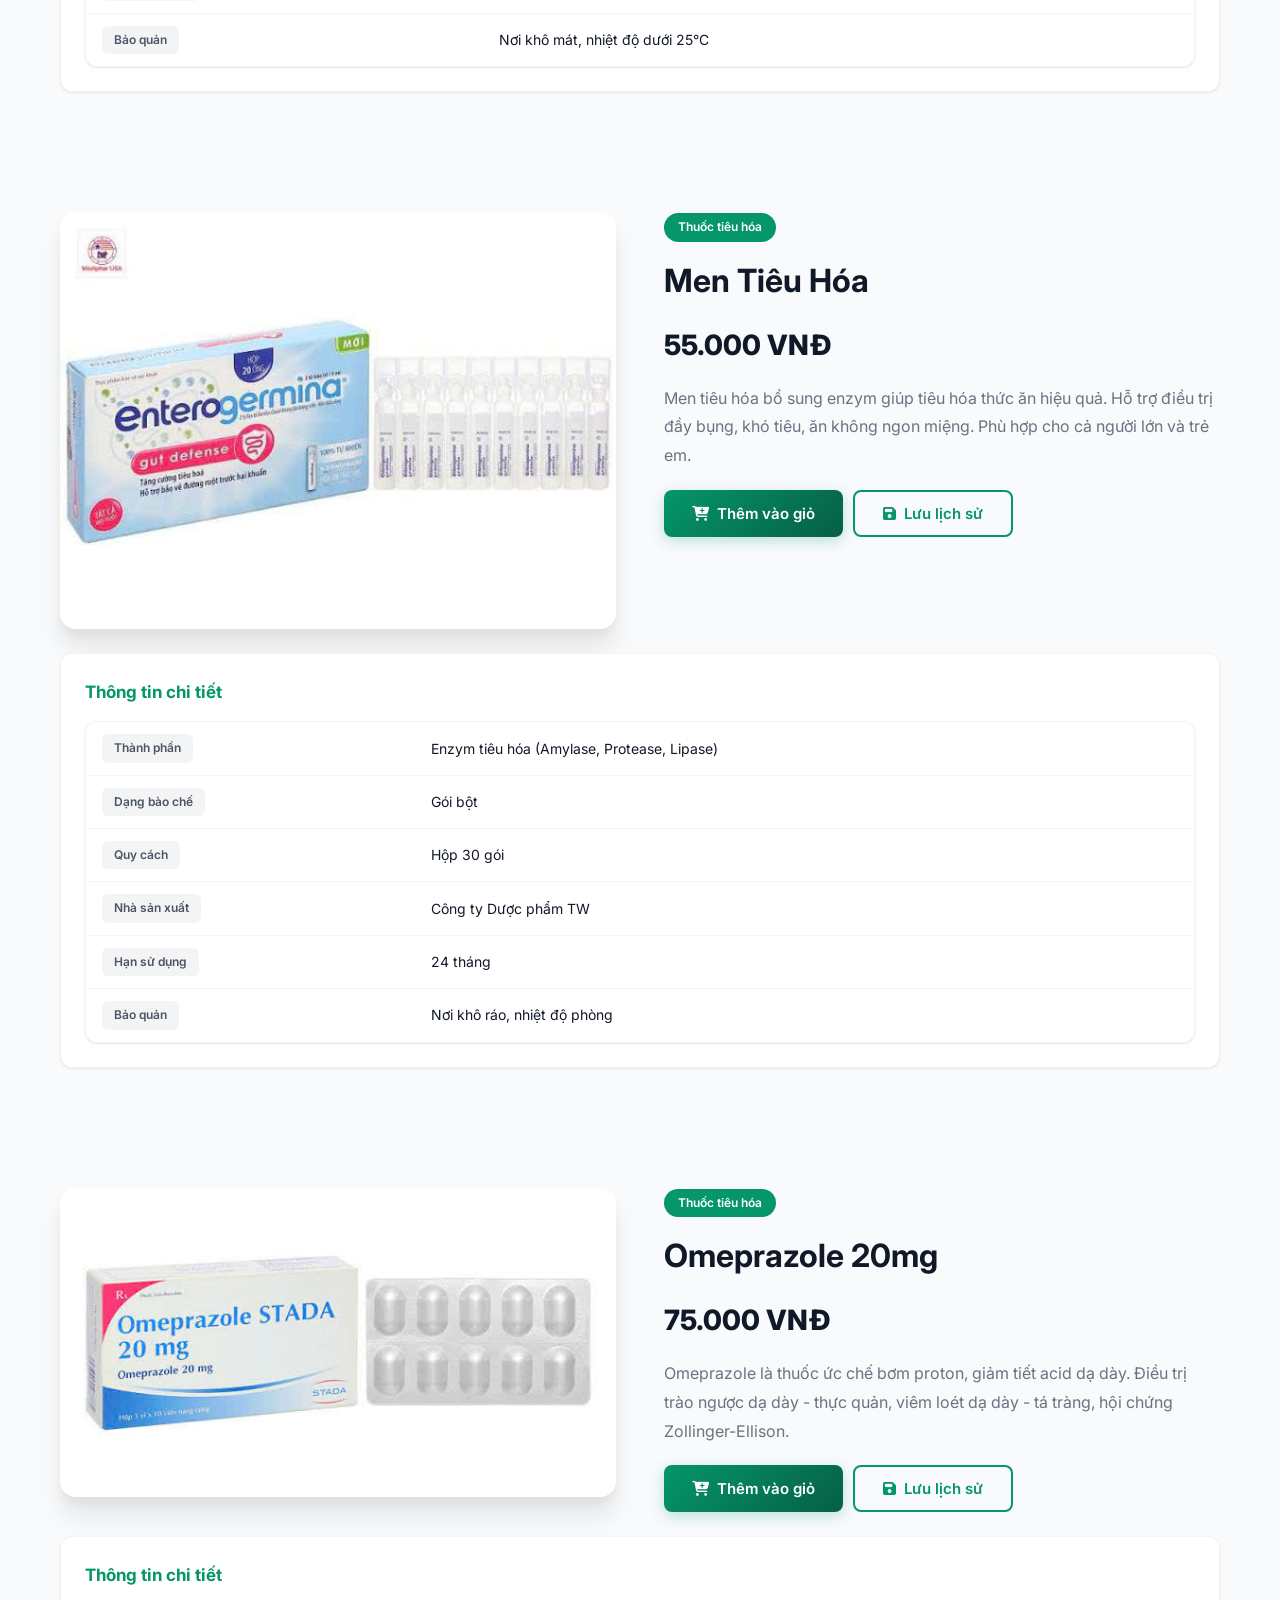
<file: html/chi-tiet.html>
<!DOCTYPE html>
<html lang="vi">
<head>
    <meta charset="UTF-8">
    <meta name="viewport" content="width=device-width, initial-scale=1.0">
    <title>Chi tiết sản phẩm - Duy Khôi Pharmacy</title>
    <link rel="stylesheet" href="../assets/css/style.css">
    <link rel="stylesheet" href="https://cdnjs.cloudflare.com/ajax/libs/font-awesome/6.5.1/css/all.min.css">
</head>
<body>

    <button class="theme-fab" onclick="toggleDarkMode()"><i class="fa-solid fa-moon"></i></button>
    <button id="topBtn" onclick="backToTop()"><i class="fa-solid fa-arrow-up"></i></button>
    <button class="cart-fab" onclick="showCart()">
        <i class="fa-solid fa-cart-shopping"></i>
        <span class="count" id="cartCount">0</span>
    </button>

    <header>
        <div class="logo-area">
            <img src="../assets/logo.jpg" class="logo" alt="Duy Khôi Pharmacy">
            <div>
                <h2>Duy Khôi</h2>
                <p>Smart Pharmacy</p>
            </div>
        </div>
        <div class="user-greet" id="userGreeting" style="display:none">
            <i class="fa-solid fa-circle-user"></i>
            <span class="name" id="userName"></span>
            <button class="logout-btn" onclick="logout()" title="Đăng xuất"><i class="fa-solid fa-right-from-bracket"></i></button>
        </div>
        <div class="menu-toggle" onclick="toggleMenu()"><i class="fa-solid fa-bars"></i></div>
        <nav id="navMenu">
            <a href="../index.html">Trang chủ</a>
            <a href="gioi-thieu.html">Giới thiệu</a>
            <a href="san-pham.html">Sản phẩm</a>
            <a href="tin-tuc.html">Tin tức</a>
            <a href="chi-tiet.html" class="active">Chi tiết</a>
            <a href="lien-he.html">AI Tư vấn</a>
            <a href="dang-nhap.html">Tài khoản</a>
        </nav>
    </header>

    <section class="page-hero">
        <h1>Chi Tiết Sản Phẩm</h1>
        <p>Thông tin chi tiết tất cả sản phẩm thuốc, vitamin, thiết bị y tế tại Duy Khôi Pharmacy</p>
    </section>

    <!-- Paracetamol -->
    <div class="detail-section" id="paracetamol">
        <div class="detail-layout reveal">
            <div class="detail-gallery">
                <img src="../assets/panaldo.jpeg" alt="Paracetamol 500mg" style="width:100%;display:block;">
                <div class="thumb-overlay">
                    <span class="thumb-dot active"></span>
                    <span class="thumb-dot"></span>
                    <span class="thumb-dot"></span>
                </div>
            </div>
            <div class="detail-info">
                <span class="badge" style="background:var(--green);color:white;padding:4px 14px;border-radius:50px;font-size:12px;font-weight:600;display:inline-block;margin-bottom:12px;">Thuốc kê đơn</span>
                <h1>Paracetamol 500mg</h1>
                <div class="price-lg">25.000 VNĐ</div>
                <p class="desc">
                    Paracetamol là thuốc giảm đau, hạ sốt thông dụng. Được sử dụng rộng rãi để điều trị 
                    đau đầu, đau cơ, đau răng, đau lưng và hạ sốt. An toàn khi dùng đúng liều lượng.
                </p>
                <div class="actions">
                    <button class="btn btn-primary" onclick="addCart('Paracetamol 500mg')">
                        <i class="fa-solid fa-cart-plus"></i> Thêm vào giỏ
                    </button>
                    <button class="btn btn-outline" onclick="saveMedicine('Paracetamol 500mg')">
                        <i class="fa-solid fa-floppy-disk"></i> Lưu lịch sử
                    </button>
                </div>
            </div>
        </div>
        <div class="detail-box reveal">
            <h3>Thông tin chi tiết</h3>
            <table>
                <tr><td><span class="spec-badge">Thành phần</span></td><td>Paracetamol 500mg</td></tr>
                <tr><td><span class="spec-badge">Dạng bào chế</span></td><td>Viên nén</td></tr>
                <tr><td><span class="spec-badge">Quy cách</span></td><td>Hộp 10 vỉ x 10 viên</td></tr>
                <tr><td><span class="spec-badge">Nhà sản xuất</span></td><td>Công ty Dược phẩm TW</td></tr>
                <tr><td><span class="spec-badge">Hạn sử dụng</span></td><td>36 tháng</td></tr>
                <tr><td><span class="spec-badge">Bảo quản</span></td><td>Nơi khô ráo, nhiệt độ dưới 30°C</td></tr>
            </table>
        </div>
    </div>

    <!-- Vitamin C -->
    <div class="detail-section" id="vitamin-c">
        <div class="detail-layout reveal">
            <div class="detail-gallery">
                <img src="../assets/vitamin c.jpeg" alt="Vitamin C 500mg" style="width:100%;display:block;">
                <div class="thumb-overlay">
                    <span class="thumb-dot active"></span>
                    <span class="thumb-dot"></span>
                    <span class="thumb-dot"></span>
                </div>
            </div>
            <div class="detail-info">
                <span class="badge" style="background:var(--green);color:white;padding:4px 14px;border-radius:50px;font-size:12px;font-weight:600;display:inline-block;margin-bottom:12px;">Thực phẩm chức năng</span>
                <h1>Vitamin C 500mg</h1>
                <div class="price-lg">70.000 VNĐ</div>
                <p class="desc">
                    Vitamin C giúp tăng cường sức đề kháng, chống oxy hóa, hỗ trợ hấp thu sắt. 
                    Phù hợp cho cả gia đình, giúp cơ thể khỏe mạnh mỗi ngày.
                </p>
                <div class="actions">
                    <button class="btn btn-primary" onclick="addCart('Vitamin C 500mg')">
                        <i class="fa-solid fa-cart-plus"></i> Thêm vào giỏ
                    </button>
                    <button class="btn btn-outline" onclick="saveMedicine('Vitamin C 500mg')">
                        <i class="fa-solid fa-floppy-disk"></i> Lưu lịch sử
                    </button>
                </div>
            </div>
        </div>
        <div class="detail-box reveal">
            <h3>Thông tin chi tiết</h3>
            <table>
                <tr><td><span class="spec-badge">Thành phần</span></td><td>Vitamin C 500mg</td></tr>
                <tr><td><span class="spec-badge">Dạng bào chế</span></td><td>Viên nén</td></tr>
                <tr><td><span class="spec-badge">Quy cách</span></td><td>Lọ 100 viên</td></tr>
                <tr><td><span class="spec-badge">Nhà sản xuất</span></td><td>Công ty Dược phẩm TW</td></tr>
                <tr><td><span class="spec-badge">Hạn sử dụng</span></td><td>24 tháng</td></tr>
                <tr><td><span class="spec-badge">Bảo quản</span></td><td>Nơi khô ráo, tránh ánh sáng</td></tr>
            </table>
        </div>
    </div>

    <!-- Omega 3 -->
    <div class="detail-section" id="omega-3">
        <div class="detail-layout reveal">
            <div class="detail-gallery">
                <img src="../assets/Omega 3.jpg" alt="Omega 3" style="width:100%;display:block;">
                <div class="thumb-overlay">
                    <span class="thumb-dot active"></span>
                    <span class="thumb-dot"></span>
                    <span class="thumb-dot"></span>
                </div>
            </div>
            <div class="detail-info">
                <span class="badge" style="background:var(--green);color:white;padding:4px 14px;border-radius:50px;font-size:12px;font-weight:600;display:inline-block;margin-bottom:12px;">Thực phẩm chức năng</span>
                <h1>Omega 3</h1>
                <div class="price-lg">150.000 VNĐ</div>
                <p class="desc">
                    Omega 3 hỗ trợ tim mạch, giảm cholesterol xấu, tăng cường trí não và thị lực. 
                    Chiết xuất từ dầu cá tự nhiên, an toàn cho sức khỏe.
                </p>
                <div class="actions">
                    <button class="btn btn-primary" onclick="addCart('Omega 3')">
                        <i class="fa-solid fa-cart-plus"></i> Thêm vào giỏ
                    </button>
                    <button class="btn btn-outline" onclick="saveMedicine('Omega 3')">
                        <i class="fa-solid fa-floppy-disk"></i> Lưu lịch sử
                    </button>
                </div>
            </div>
        </div>
        <div class="detail-box reveal">
            <h3>Thông tin chi tiết</h3>
            <table>
                <tr><td><span class="spec-badge">Thành phần</span></td><td>Dầu cá Omega 3 (EPA/DHA)</td></tr>
                <tr><td><span class="spec-badge">Dạng bào chế</span></td><td>Viên nang mềm</td></tr>
                <tr><td><span class="spec-badge">Quy cách</span></td><td>Lọ 60 viên</td></tr>
                <tr><td><span class="spec-badge">Nhà sản xuất</span></td><td>Dược phẩm Quốc tế</td></tr>
                <tr><td><span class="spec-badge">Hạn sử dụng</span></td><td>36 tháng</td></tr>
                <tr><td><span class="spec-badge">Bảo quản</span></td><td>Nơi khô mát, nhiệt độ dưới 25°C</td></tr>
            </table>
        </div>
    </div>

    <!-- Canxi -->
    <div class="detail-section" id="canxi">
        <div class="detail-layout reveal">
            <div class="detail-gallery">
                <img src="../assets/Canxi 500mg.jpg" alt="Canxi" style="width:100%;display:block;">
                <div class="thumb-overlay">
                    <span class="thumb-dot active"></span>
                    <span class="thumb-dot"></span>
                    <span class="thumb-dot"></span>
                </div>
            </div>
            <div class="detail-info">
                <span class="badge" style="background:var(--green);color:white;padding:4px 14px;border-radius:50px;font-size:12px;font-weight:600;display:inline-block;margin-bottom:12px;">Thực phẩm chức năng</span>
                <h1>Canxi</h1>
                <div class="price-lg">120.000 VNĐ</div>
                <p class="desc">
                    Bổ sung canxi cho xương chắc khỏe, phòng ngừa loãng xương. Đặc biệt tốt cho 
                    người lớn tuổi, phụ nữ mang thai và trẻ em đang phát triển.
                </p>
                <div class="actions">
                    <button class="btn btn-primary" onclick="addCart('Canxi')">
                        <i class="fa-solid fa-cart-plus"></i> Thêm vào giỏ
                    </button>
                    <button class="btn btn-outline" onclick="saveMedicine('Canxi')">
                        <i class="fa-solid fa-floppy-disk"></i> Lưu lịch sử
                    </button>
                </div>
            </div>
        </div>
        <div class="detail-box reveal">
            <h3>Thông tin chi tiết</h3>
            <table>
                <tr><td><span class="spec-badge">Thành phần</span></td><td>Canxi Carbonate 500mg</td></tr>
                <tr><td><span class="spec-badge">Dạng bào chế</span></td><td>Viên nén</td></tr>
                <tr><td><span class="spec-badge">Quy cách</span></td><td>Lọ 90 viên</td></tr>
                <tr><td><span class="spec-badge">Nhà sản xuất</span></td><td>Công ty Dược phẩm TW</td></tr>
                <tr><td><span class="spec-badge">Hạn sử dụng</span></td><td>36 tháng</td></tr>
                <tr><td><span class="spec-badge">Bảo quản</span></td><td>Nơi khô ráo, nhiệt độ phòng</td></tr>
            </table>
        </div>
    </div>

    <!-- Dụng cụ y tế: Nhiệt kế -->
    <div class="detail-section" id="nhiet-ke">
        <div class="detail-layout reveal">
            <div class="detail-gallery">
                <img src="../assets/nhiệt kế điện tử.jpg" alt="Nhiệt Kế Điện Tử" style="width:100%;display:block;">
                <div class="thumb-overlay">
                    <span class="thumb-dot active"></span>
                    <span class="thumb-dot"></span>
                    <span class="thumb-dot"></span>
                </div>
            </div>
            <div class="detail-info">
                <span class="badge" style="background:#e67e22;color:white;padding:4px 14px;border-radius:50px;font-size:12px;font-weight:600;display:inline-block;margin-bottom:12px;">Dụng cụ y tế</span>
                <h1>Nhiệt Kế Điện Tử</h1>
                <div class="price-lg">180.000 VNĐ</div>
                <p class="desc">
                    Nhiệt kế điện tử đo nhiệt độ nhanh chóng và chính xác. Màn hình LCD dễ đọc, 
                    phù hợp cho mọi lứa tuổi. Kết quả sau 30 giây.
                </p>
                <div class="actions">
                    <button class="btn btn-primary" onclick="addCart('Nhiệt Kế Điện Tử')">
                        <i class="fa-solid fa-cart-plus"></i> Thêm vào giỏ
                    </button>
                    <button class="btn btn-outline" onclick="saveMedicine('Nhiệt Kế Điện Tử')">
                        <i class="fa-solid fa-floppy-disk"></i> Lưu lịch sử
                    </button>
                </div>
            </div>
        </div>
        <div class="detail-box reveal">
            <h3>Thông tin chi tiết</h3>
            <table>
                <tr><td><span class="spec-badge">Loại</span></td><td>Điện tử hồng ngoại</td></tr>
                <tr><td><span class="spec-badge">Màn hình</span></td><td>LCD</td></tr>
                <tr><td><span class="spec-badge">Thời gian đo</span></td><td>30 giây</td></tr>
                <tr><td><span class="spec-badge">Nhà sản xuất</span></td><td>Thiết bị Y tế Việt</td></tr>
                <tr><td><span class="spec-badge">Bảo hành</span></td><td>12 tháng</td></tr>
                <tr><td><span class="spec-badge">Bảo quản</span></td><td>Nhiệt độ phòng, tránh ẩm</td></tr>
            </table>
        </div>
    </div>

    <!-- Máy đo đường huyết -->
    <div class="detail-section" id="may-do-duong">
        <div class="detail-layout reveal">
            <div class="detail-gallery">
                <img src="../assets/đo đường điện tử.jpg" alt="Máy Đo Đường Huyết" style="width:100%;display:block;">
                <div class="thumb-overlay">
                    <span class="thumb-dot active"></span>
                    <span class="thumb-dot"></span>
                    <span class="thumb-dot"></span>
                </div>
            </div>
            <div class="detail-info">
                <span class="badge" style="background:#e67e22;color:white;padding:4px 14px;border-radius:50px;font-size:12px;font-weight:600;display:inline-block;margin-bottom:12px;">Dụng cụ y tế</span>
                <h1>Máy Đo Đường Huyết</h1>
                <div class="price-lg">790.000 VNĐ</div>
                <p class="desc">
                    Máy đo đường huyết tại nhà với độ chính xác cao. Kết quả nhanh sau 5 giây, 
                    bộ nhớ lưu trữ 500 kết quả. Dễ dàng sử dụng cho người cao tuổi.
                </p>
                <div class="actions">
                    <button class="btn btn-primary" onclick="addCart('Máy Đo Đường Huyết')">
                        <i class="fa-solid fa-cart-plus"></i> Thêm vào giỏ
                    </button>
                    <button class="btn btn-outline" onclick="saveMedicine('Máy Đo Đường Huyết')">
                        <i class="fa-solid fa-floppy-disk"></i> Lưu lịch sử
                    </button>
                </div>
            </div>
        </div>
        <div class="detail-box reveal">
            <h3>Thông tin chi tiết</h3>
            <table>
                <tr><td><span class="spec-badge">Loại</span></td><td>Máy đo đường huyết</td></tr>
                <tr><td><span class="spec-badge">Thời gian đo</span></td><td>5 giây</td></tr>
                <tr><td><span class="spec-badge">Bộ nhớ</span></td><td>500 kết quả</td></tr>
                <tr><td><span class="spec-badge">Nhà sản xuất</span></td><td>Thiết bị Y tế Việt</td></tr>
                <tr><td><span class="spec-badge">Bảo hành</span></td><td>24 tháng</td></tr>
                <tr><td><span class="spec-badge">Phụ kiện</span></td><td>Kèm 10 que thử + bút lấy máu</td></tr>
            </table>
        </div>
    </div>

    <!-- Antibi -->
    <div class="detail-section" id="antibi">
        <div class="detail-layout reveal">
            <div class="detail-gallery">
                <img src="../assets/antibi.jpeg" alt="Antibi" style="width:100%;display:block;">
                <div class="thumb-overlay">
                    <span class="thumb-dot active"></span>
                    <span class="thumb-dot"></span>
                    <span class="thumb-dot"></span>
                </div>
            </div>
            <div class="detail-info">
                <span class="badge" style="background:var(--green);color:white;padding:4px 14px;border-radius:50px;font-size:12px;font-weight:600;display:inline-block;margin-bottom:12px;">Thuốc kháng sinh</span>
                <h1>Antibi</h1>
                <div class="price-lg">65.000 VNĐ</div>
                <p class="desc">
                    Antibi là kháng sinh điều trị nhiễm khuẩn hô hấp nhẹ. Hỗ trợ điều trị viêm họng,
                    viêm amidan và nhiễm khuẩn da. Cần sử dụng theo chỉ định của bác sĩ.
                </p>
                <div class="actions">
                    <button class="btn btn-primary" onclick="addCart('Antibi')">
                        <i class="fa-solid fa-cart-plus"></i> Thêm vào giỏ
                    </button>
                    <button class="btn btn-outline" onclick="saveMedicine('Antibi')">
                        <i class="fa-solid fa-floppy-disk"></i> Lưu lịch sử
                    </button>
                </div>
            </div>
        </div>
        <div class="detail-box reveal">
            <h3>Thông tin chi tiết</h3>
            <table>
                <tr><td><span class="spec-badge">Thành phần</span></td><td>Antibi 500mg</td></tr>
                <tr><td><span class="spec-badge">Dạng bào chế</span></td><td>Viên nén</td></tr>
                <tr><td><span class="spec-badge">Quy cách</span></td><td>Hộp 10 vỉ x 10 viên</td></tr>
                <tr><td><span class="spec-badge">Nhà sản xuất</span></td><td>Công ty Dược phẩm TW</td></tr>
                <tr><td><span class="spec-badge">Hạn sử dụng</span></td><td>36 tháng</td></tr>
                <tr><td><span class="spec-badge">Bảo quản</span></td><td>Nơi khô ráo, nhiệt độ dưới 30°C</td></tr>
            </table>
        </div>
    </div>

    <!-- Ibuprofen -->
    <div class="detail-section" id="ibuprofen">
        <div class="detail-layout reveal">
            <div class="detail-gallery">
                <img src="../assets/Ibuprofen 400mg.jpg" alt="Ibuprofen 400mg" style="width:100%;display:block;">
                <div class="thumb-overlay">
                    <span class="thumb-dot active"></span>
                    <span class="thumb-dot"></span>
                    <span class="thumb-dot"></span>
                </div>
            </div>
            <div class="detail-info">
                <span class="badge" style="background:var(--green);color:white;padding:4px 14px;border-radius:50px;font-size:12px;font-weight:600;display:inline-block;margin-bottom:12px;">Thuốc giảm đau, hạ sốt</span>
                <h1>Ibuprofen 400mg</h1>
                <div class="price-lg">45.000 VNĐ</div>
                <p class="desc">
                    Ibuprofen là thuốc giảm đau, hạ sốt và chống viêm không steroid. Hiệu quả trong
                    điều trị đau khớp, đau cơ, đau răng và hạ sốt. Có tác dụng chống viêm mạnh hơn Paracetamol.
                </p>
                <div class="actions">
                    <button class="btn btn-primary" onclick="addCart('Ibuprofen')">
                        <i class="fa-solid fa-cart-plus"></i> Thêm vào giỏ
                    </button>
                    <button class="btn btn-outline" onclick="saveMedicine('Ibuprofen')">
                        <i class="fa-solid fa-floppy-disk"></i> Lưu lịch sử
                    </button>
                </div>
            </div>
        </div>
        <div class="detail-box reveal">
            <h3>Thông tin chi tiết</h3>
            <table>
                <tr><td><span class="spec-badge">Thành phần</span></td><td>Ibuprofen 400mg</td></tr>
                <tr><td><span class="spec-badge">Dạng bào chế</span></td><td>Viên nén bao phim</td></tr>
                <tr><td><span class="spec-badge">Quy cách</span></td><td>Hộp 10 vỉ x 10 viên</td></tr>
                <tr><td><span class="spec-badge">Nhà sản xuất</span></td><td>Công ty Dược phẩm TW</td></tr>
                <tr><td><span class="spec-badge">Hạn sử dụng</span></td><td>36 tháng</td></tr>
                <tr><td><span class="spec-badge">Bảo quản</span></td><td>Nơi khô ráo, tránh ánh sáng</td></tr>
            </table>
        </div>
    </div>

    <!-- Aspirin -->
    <div class="detail-section" id="aspirin">
        <div class="detail-layout reveal">
            <div class="detail-gallery">
                <img src="../assets/Aspirin 80mg.jpg" alt="Aspirin 80mg" style="width:100%;display:block;">
                <div class="thumb-overlay">
                    <span class="thumb-dot active"></span>
                    <span class="thumb-dot"></span>
                    <span class="thumb-dot"></span>
                </div>
            </div>
            <div class="detail-info">
                <span class="badge" style="background:var(--green);color:white;padding:4px 14px;border-radius:50px;font-size:12px;font-weight:600;display:inline-block;margin-bottom:12px;">Thuốc giảm đau, hạ sốt</span>
                <h1>Aspirin 80mg</h1>
                <div class="price-lg">35.000 VNĐ</div>
                <p class="desc">
                    Aspirin liều thấp giúp giảm đau nhẹ, hạ sốt và chống kết tập tiểu cầu.
                    Thường được chỉ định để phòng ngừa nhồi máu cơ tim và đột quỵ ở người lớn tuổi.
                </p>
                <div class="actions">
                    <button class="btn btn-primary" onclick="addCart('Aspirin')">
                        <i class="fa-solid fa-cart-plus"></i> Thêm vào giỏ
                    </button>
                    <button class="btn btn-outline" onclick="saveMedicine('Aspirin')">
                        <i class="fa-solid fa-floppy-disk"></i> Lưu lịch sử
                    </button>
                </div>
            </div>
        </div>
        <div class="detail-box reveal">
            <h3>Thông tin chi tiết</h3>
            <table>
                <tr><td><span class="spec-badge">Thành phần</span></td><td>Aspirin 80mg</td></tr>
                <tr><td><span class="spec-badge">Dạng bào chế</span></td><td>Viên nén</td></tr>
                <tr><td><span class="spec-badge">Quy cách</span></td><td>Hộp 5 vỉ x 10 viên</td></tr>
                <tr><td><span class="spec-badge">Nhà sản xuất</span></td><td>Dược phẩm Quốc tế</td></tr>
                <tr><td><span class="spec-badge">Hạn sử dụng</span></td><td>36 tháng</td></tr>
                <tr><td><span class="spec-badge">Bảo quản</span></td><td>Nơi khô ráo, nhiệt độ dưới 25°C</td></tr>
            </table>
        </div>
    </div>

    <!-- Amoxicillin -->
    <div class="detail-section" id="amoxicillin">
        <div class="detail-layout reveal">
            <div class="detail-gallery">
                <img src="../assets/Amoxicillin 500mg.jpg" alt="Amoxicillin 500mg" style="width:100%;display:block;">
                <div class="thumb-overlay">
                    <span class="thumb-dot active"></span>
                    <span class="thumb-dot"></span>
                    <span class="thumb-dot"></span>
                </div>
            </div>
            <div class="detail-info">
                <span class="badge" style="background:var(--green);color:white;padding:4px 14px;border-radius:50px;font-size:12px;font-weight:600;display:inline-block;margin-bottom:12px;">Thuốc kháng sinh</span>
                <h1>Amoxicillin 500mg</h1>
                <div class="price-lg">85.000 VNĐ</div>
                <p class="desc">
                    Amoxicillin là kháng sinh phổ rộng thuộc nhóm Penicillin. Điều trị nhiễm khuẩn
                    đường hô hấp, tiết niệu, da và mô mềm. Cần có đơn thuốc của bác sĩ.
                </p>
                <div class="actions">
                    <button class="btn btn-primary" onclick="addCart('Amoxicillin')">
                        <i class="fa-solid fa-cart-plus"></i> Thêm vào giỏ
                    </button>
                    <button class="btn btn-outline" onclick="saveMedicine('Amoxicillin')">
                        <i class="fa-solid fa-floppy-disk"></i> Lưu lịch sử
                    </button>
                </div>
            </div>
        </div>
        <div class="detail-box reveal">
            <h3>Thông tin chi tiết</h3>
            <table>
                <tr><td><span class="spec-badge">Thành phần</span></td><td>Amoxicillin 500mg</td></tr>
                <tr><td><span class="spec-badge">Dạng bào chế</span></td><td>Viên nang</td></tr>
                <tr><td><span class="spec-badge">Quy cách</span></td><td>Hộp 10 vỉ x 10 viên</td></tr>
                <tr><td><span class="spec-badge">Nhà sản xuất</span></td><td>Công ty Dược phẩm TW</td></tr>
                <tr><td><span class="spec-badge">Hạn sử dụng</span></td><td>36 tháng</td></tr>
                <tr><td><span class="spec-badge">Bảo quản</span></td><td>Nơi khô ráo, nhiệt độ dưới 30°C</td></tr>
            </table>
        </div>
    </div>

    <!-- Azithromycin -->
    <div class="detail-section" id="azithromycin">
        <div class="detail-layout reveal">
            <div class="detail-gallery">
                <img src="../assets/Azithromycin 250mg.jpg" alt="Azithromycin 250mg" style="width:100%;display:block;">
                <div class="thumb-overlay">
                    <span class="thumb-dot active"></span>
                    <span class="thumb-dot"></span>
                    <span class="thumb-dot"></span>
                </div>
            </div>
            <div class="detail-info">
                <span class="badge" style="background:var(--green);color:white;padding:4px 14px;border-radius:50px;font-size:12px;font-weight:600;display:inline-block;margin-bottom:12px;">Thuốc kháng sinh</span>
                <h1>Azithromycin 250mg</h1>
                <div class="price-lg">120.000 VNĐ</div>
                <p class="desc">
                    Azithromycin là kháng sinh nhóm Macrolid, điều trị nhiễm khuẩn hô hấp,
                    viêm phổi, viêm phế quản, nhiễm khuẩn da và mô mềm. Liệu trình ngắn 3-5 ngày.
                </p>
                <div class="actions">
                    <button class="btn btn-primary" onclick="addCart('Azithromycin')">
                        <i class="fa-solid fa-cart-plus"></i> Thêm vào giỏ
                    </button>
                    <button class="btn btn-outline" onclick="saveMedicine('Azithromycin')">
                        <i class="fa-solid fa-floppy-disk"></i> Lưu lịch sử
                    </button>
                </div>
            </div>
        </div>
        <div class="detail-box reveal">
            <h3>Thông tin chi tiết</h3>
            <table>
                <tr><td><span class="spec-badge">Thành phần</span></td><td>Azithromycin 250mg</td></tr>
                <tr><td><span class="spec-badge">Dạng bào chế</span></td><td>Viên nang</td></tr>
                <tr><td><span class="spec-badge">Quy cách</span></td><td>Hộp 3 vỉ x 10 viên</td></tr>
                <tr><td><span class="spec-badge">Nhà sản xuất</span></td><td>Dược phẩm Quốc tế</td></tr>
                <tr><td><span class="spec-badge">Hạn sử dụng</span></td><td>24 tháng</td></tr>
                <tr><td><span class="spec-badge">Bảo quản</span></td><td>Nơi khô ráo, nhiệt độ dưới 25°C</td></tr>
            </table>
        </div>
    </div>

    <!-- Vitamin B Complex -->
    <div class="detail-section" id="vitamin-b">
        <div class="detail-layout reveal">
            <div class="detail-gallery">
                <img src="../assets/Vitamin B Complex.jpg" alt="Vitamin B Complex" style="width:100%;display:block;">
                <div class="thumb-overlay">
                    <span class="thumb-dot active"></span>
                    <span class="thumb-dot"></span>
                    <span class="thumb-dot"></span>
                </div>
            </div>
            <div class="detail-info">
                <span class="badge" style="background:var(--green);color:white;padding:4px 14px;border-radius:50px;font-size:12px;font-weight:600;display:inline-block;margin-bottom:12px;">Thực phẩm chức năng</span>
                <h1>Vitamin B Complex</h1>
                <div class="price-lg">90.000 VNĐ</div>
                <p class="desc">
                    Vitamin B Complex cung cấp đầy đủ các vitamin nhóm B (B1, B2, B3, B5, B6, B12).
                    Hỗ trợ chuyển hóa năng lượng, tăng cường hệ thần kinh, giảm mệt mỏi và căng thẳng.
                </p>
                <div class="actions">
                    <button class="btn btn-primary" onclick="addCart('Vitamin B Complex')">
                        <i class="fa-solid fa-cart-plus"></i> Thêm vào giỏ
                    </button>
                    <button class="btn btn-outline" onclick="saveMedicine('Vitamin B Complex')">
                        <i class="fa-solid fa-floppy-disk"></i> Lưu lịch sử
                    </button>
                </div>
            </div>
        </div>
        <div class="detail-box reveal">
            <h3>Thông tin chi tiết</h3>
            <table>
                <tr><td><span class="spec-badge">Thành phần</span></td><td>Vitamin B1, B2, B3, B5, B6, B12</td></tr>
                <tr><td><span class="spec-badge">Dạng bào chế</span></td><td>Viên nén</td></tr>
                <tr><td><span class="spec-badge">Quy cách</span></td><td>Lọ 100 viên</td></tr>
                <tr><td><span class="spec-badge">Nhà sản xuất</span></td><td>Công ty Dược phẩm TW</td></tr>
                <tr><td><span class="spec-badge">Hạn sử dụng</span></td><td>24 tháng</td></tr>
                <tr><td><span class="spec-badge">Bảo quản</span></td><td>Nơi khô ráo, tránh ánh sáng</td></tr>
            </table>
        </div>
    </div>

    <!-- Vitamin D3 -->
    <div class="detail-section" id="vitamin-d3">
        <div class="detail-layout reveal">
            <div class="detail-gallery">
                <img src="../assets/Vitamin D3 400IU.jpg" alt="Vitamin D3" style="width:100%;display:block;">
                <div class="thumb-overlay">
                    <span class="thumb-dot active"></span>
                    <span class="thumb-dot"></span>
                    <span class="thumb-dot"></span>
                </div>
            </div>
            <div class="detail-info">
                <span class="badge" style="background:var(--green);color:white;padding:4px 14px;border-radius:50px;font-size:12px;font-weight:600;display:inline-block;margin-bottom:12px;">Thực phẩm chức năng</span>
                <h1>Vitamin D3 400IU</h1>
                <div class="price-lg">65.000 VNĐ</div>
                <p class="desc">
                    Vitamin D3 giúp hấp thu canxi và phospho hiệu quả, hỗ trợ xương chắc khỏe.
                    Tăng cường hệ miễn dịch, đặc biệt cần thiết cho người ít tiếp xúc với ánh nắng.
                </p>
                <div class="actions">
                    <button class="btn btn-primary" onclick="addCart('Vitamin D3')">
                        <i class="fa-solid fa-cart-plus"></i> Thêm vào giỏ
                    </button>
                    <button class="btn btn-outline" onclick="saveMedicine('Vitamin D3')">
                        <i class="fa-solid fa-floppy-disk"></i> Lưu lịch sử
                    </button>
                </div>
            </div>
        </div>
        <div class="detail-box reveal">
            <h3>Thông tin chi tiết</h3>
            <table>
                <tr><td><span class="spec-badge">Thành phần</span></td><td>Vitamin D3 400IU</td></tr>
                <tr><td><span class="spec-badge">Dạng bào chế</span></td><td>Viên nang mềm</td></tr>
                <tr><td><span class="spec-badge">Quy cách</span></td><td>Lọ 60 viên</td></tr>
                <tr><td><span class="spec-badge">Nhà sản xuất</span></td><td>Dược phẩm Quốc tế</td></tr>
                <tr><td><span class="spec-badge">Hạn sử dụng</span></td><td>36 tháng</td></tr>
                <tr><td><span class="spec-badge">Bảo quản</span></td><td>Nơi khô mát, nhiệt độ dưới 25°C</td></tr>
            </table>
        </div>
    </div>

    <!-- Men tiêu hóa -->
    <div class="detail-section" id="men-tieu-hoa">
        <div class="detail-layout reveal">
            <div class="detail-gallery">
                <img src="../assets/Men Tiêu Hóa.jpg" alt="Men tiêu hóa" style="width:100%;display:block;">
                <div class="thumb-overlay">
                    <span class="thumb-dot active"></span>
                    <span class="thumb-dot"></span>
                    <span class="thumb-dot"></span>
                </div>
            </div>
            <div class="detail-info">
                <span class="badge" style="background:var(--green);color:white;padding:4px 14px;border-radius:50px;font-size:12px;font-weight:600;display:inline-block;margin-bottom:12px;">Thuốc tiêu hóa</span>
                <h1>Men Tiêu Hóa</h1>
                <div class="price-lg">55.000 VNĐ</div>
                <p class="desc">
                    Men tiêu hóa bổ sung enzym giúp tiêu hóa thức ăn hiệu quả. Hỗ trợ điều trị
                    đầy bụng, khó tiêu, ăn không ngon miệng. Phù hợp cho cả người lớn và trẻ em.
                </p>
                <div class="actions">
                    <button class="btn btn-primary" onclick="addCart('Men Tiêu Hóa')">
                        <i class="fa-solid fa-cart-plus"></i> Thêm vào giỏ
                    </button>
                    <button class="btn btn-outline" onclick="saveMedicine('Men Tiêu Hóa')">
                        <i class="fa-solid fa-floppy-disk"></i> Lưu lịch sử
                    </button>
                </div>
            </div>
        </div>
        <div class="detail-box reveal">
            <h3>Thông tin chi tiết</h3>
            <table>
                <tr><td><span class="spec-badge">Thành phần</span></td><td>Enzym tiêu hóa (Amylase, Protease, Lipase)</td></tr>
                <tr><td><span class="spec-badge">Dạng bào chế</span></td><td>Gói bột</td></tr>
                <tr><td><span class="spec-badge">Quy cách</span></td><td>Hộp 30 gói</td></tr>
                <tr><td><span class="spec-badge">Nhà sản xuất</span></td><td>Công ty Dược phẩm TW</td></tr>
                <tr><td><span class="spec-badge">Hạn sử dụng</span></td><td>24 tháng</td></tr>
                <tr><td><span class="spec-badge">Bảo quản</span></td><td>Nơi khô ráo, nhiệt độ phòng</td></tr>
            </table>
        </div>
    </div>

    <!-- Omeprazole -->
    <div class="detail-section" id="omeprazole">
        <div class="detail-layout reveal">
            <div class="detail-gallery">
                <img src="../assets/Omeprazole 20mg.jpg" alt="Omeprazole 20mg" style="width:100%;display:block;">
                <div class="thumb-overlay">
                    <span class="thumb-dot active"></span>
                    <span class="thumb-dot"></span>
                    <span class="thumb-dot"></span>
                </div>
            </div>
            <div class="detail-info">
                <span class="badge" style="background:var(--green);color:white;padding:4px 14px;border-radius:50px;font-size:12px;font-weight:600;display:inline-block;margin-bottom:12px;">Thuốc tiêu hóa</span>
                <h1>Omeprazole 20mg</h1>
                <div class="price-lg">75.000 VNĐ</div>
                <p class="desc">
                    Omeprazole là thuốc ức chế bơm proton, giảm tiết acid dạ dày. Điều trị trào ngược
                    dạ dày - thực quản, viêm loét dạ dày - tá tràng, hội chứng Zollinger-Ellison.
                </p>
                <div class="actions">
                    <button class="btn btn-primary" onclick="addCart('Omeprazole')">
                        <i class="fa-solid fa-cart-plus"></i> Thêm vào giỏ
                    </button>
                    <button class="btn btn-outline" onclick="saveMedicine('Omeprazole')">
                        <i class="fa-solid fa-floppy-disk"></i> Lưu lịch sử
                    </button>
                </div>
            </div>
        </div>
        <div class="detail-box reveal">
            <h3>Thông tin chi tiết</h3>
            <table>
                <tr><td><span class="spec-badge">Thành phần</span></td><td>Omeprazole 20mg</td></tr>
                <tr><td><span class="spec-badge">Dạng bào chế</span></td><td>Viên nang</td></tr>
                <tr><td><span class="spec-badge">Quy cách</span></td><td>Hộp 3 vỉ x 10 viên</td></tr>
                <tr><td><span class="spec-badge">Nhà sản xuất</span></td><td>Dược phẩm Quốc tế</td></tr>
                <tr><td><span class="spec-badge">Hạn sử dụng</span></td><td>36 tháng</td></tr>
                <tr><td><span class="spec-badge">Bảo quản</span></td><td>Nơi khô ráo, tránh ánh sáng</td></tr>
            </table>
        </div>
    </div>

    <!-- Berberin -->
    <div class="detail-section" id="berberin">
        <div class="detail-layout reveal">
            <div class="detail-gallery">
                <img src="../assets/Berberin.jpg" alt="Berberin" style="width:100%;display:block;">
                <div class="thumb-overlay">
                    <span class="thumb-dot active"></span>
                    <span class="thumb-dot"></span>
                    <span class="thumb-dot"></span>
                </div>
            </div>
            <div class="detail-info">
                <span class="badge" style="background:var(--green);color:white;padding:4px 14px;border-radius:50px;font-size:12px;font-weight:600;display:inline-block;margin-bottom:12px;">Thuốc tiêu hóa</span>
                <h1>Berberin</h1>
                <div class="price-lg">40.000 VNĐ</div>
                <p class="desc">
                    Berberin là kháng sinh thảo dược tự nhiên, điều trị tiêu chảy, viêm ruột,
                    nhiễm khuẩn đường tiêu hóa. An toàn và lành tính cho mọi lứa tuổi.
                </p>
                <div class="actions">
                    <button class="btn btn-primary" onclick="addCart('Berberin')">
                        <i class="fa-solid fa-cart-plus"></i> Thêm vào giỏ
                    </button>
                    <button class="btn btn-outline" onclick="saveMedicine('Berberin')">
                        <i class="fa-solid fa-floppy-disk"></i> Lưu lịch sử
                    </button>
                </div>
            </div>
        </div>
        <div class="detail-box reveal">
            <h3>Thông tin chi tiết</h3>
            <table>
                <tr><td><span class="spec-badge">Thành phần</span></td><td>Berberin clorid 50mg</td></tr>
                <tr><td><span class="spec-badge">Dạng bào chế</span></td><td>Viên nén</td></tr>
                <tr><td><span class="spec-badge">Quy cách</span></td><td>Hộp 10 vỉ x 10 viên</td></tr>
                <tr><td><span class="spec-badge">Nhà sản xuất</span></td><td>Công ty Dược phẩm TW</td></tr>
                <tr><td><span class="spec-badge">Hạn sử dụng</span></td><td>36 tháng</td></tr>
                <tr><td><span class="spec-badge">Bảo quản</span></td><td>Nơi khô ráo, nhiệt độ phòng</td></tr>
            </table>
        </div>
    </div>

    <!-- Thuốc ho Bổ Phế -->
    <div class="detail-section" id="ho-bo-phe">
        <div class="detail-layout reveal">
            <div class="detail-gallery">
                <img src="../assets/Thuốc Ho Bổ Phế.jpg" alt="Thuốc ho Bổ Phế" style="width:100%;display:block;">
                <div class="thumb-overlay">
                    <span class="thumb-dot active"></span>
                    <span class="thumb-dot"></span>
                    <span class="thumb-dot"></span>
                </div>
            </div>
            <div class="detail-info">
                <span class="badge" style="background:var(--green);color:white;padding:4px 14px;border-radius:50px;font-size:12px;font-weight:600;display:inline-block;margin-bottom:12px;">Thuốc hô hấp</span>
                <h1>Thuốc Ho Bổ Phế</h1>
                <div class="price-lg">35.000 VNĐ</div>
                <p class="desc">
                    Thuốc ho Bổ Phế với thành phần thảo dược giúp giảm ho, long đờm, làm dịu
                    niêm mạc họng. An toàn cho người lớn và trẻ em trên 6 tuổi.
                </p>
                <div class="actions">
                    <button class="btn btn-primary" onclick="addCart('Thuốc Ho Bổ Phế')">
                        <i class="fa-solid fa-cart-plus"></i> Thêm vào giỏ
                    </button>
                    <button class="btn btn-outline" onclick="saveMedicine('Thuốc Ho Bổ Phế')">
                        <i class="fa-solid fa-floppy-disk"></i> Lưu lịch sử
                    </button>
                </div>
            </div>
        </div>
        <div class="detail-box reveal">
            <h3>Thông tin chi tiết</h3>
            <table>
                <tr><td><span class="spec-badge">Thành phần</span></td><td>Thảo dược thiên nhiên</td></tr>
                <tr><td><span class="spec-badge">Dạng bào chế</span></td><td>Si rô</td></tr>
                <tr><td><span class="spec-badge">Quy cách</span></td><td>Chai 100ml</td></tr>
                <tr><td><span class="spec-badge">Nhà sản xuất</span></td><td>Công ty Dược phẩm TW</td></tr>
                <tr><td><span class="spec-badge">Hạn sử dụng</span></td><td>24 tháng</td></tr>
                <tr><td><span class="spec-badge">Bảo quản</span></td><td>Nơi khô mát, tránh ánh sáng</td></tr>
            </table>
        </div>
    </div>

    <!-- Siro Prospan -->
    <div class="detail-section" id="siro-prospan">
        <div class="detail-layout reveal">
            <div class="detail-gallery">
                <img src="../assets/Siro Ho Prospan.jpg" alt="Siro ho Prospan" style="width:100%;display:block;">
                <div class="thumb-overlay">
                    <span class="thumb-dot active"></span>
                    <span class="thumb-dot"></span>
                    <span class="thumb-dot"></span>
                </div>
            </div>
            <div class="detail-info">
                <span class="badge" style="background:var(--green);color:white;padding:4px 14px;border-radius:50px;font-size:12px;font-weight:600;display:inline-block;margin-bottom:12px;">Thuốc hô hấp</span>
                <h1>Siro Ho Prospan</h1>
                <div class="price-lg">60.000 VNĐ</div>
                <p class="desc">
                    Siro ho Prospan với chiết xuất từ lá thường xuân, giúp giảm ho và long đờm
                    hiệu quả. An toàn cho trẻ em từ 1 tuổi, không đường, không màu nhân tạo.
                </p>
                <div class="actions">
                    <button class="btn btn-primary" onclick="addCart('Siro Ho Prospan')">
                        <i class="fa-solid fa-cart-plus"></i> Thêm vào giỏ
                    </button>
                    <button class="btn btn-outline" onclick="saveMedicine('Siro Ho Prospan')">
                        <i class="fa-solid fa-floppy-disk"></i> Lưu lịch sử
                    </button>
                </div>
            </div>
        </div>
        <div class="detail-box reveal">
            <h3>Thông tin chi tiết</h3>
            <table>
                <tr><td><span class="spec-badge">Thành phần</span></td><td>Cao khô lá thường xuân</td></tr>
                <tr><td><span class="spec-badge">Dạng bào chế</span></td><td>Si rô</td></tr>
                <tr><td><span class="spec-badge">Quy cách</span></td><td>Chai 100ml</td></tr>
                <tr><td><span class="spec-badge">Nhà sản xuất</span></td><td>Dược phẩm Quốc tế</td></tr>
                <tr><td><span class="spec-badge">Hạn sử dụng</span></td><td>24 tháng</td></tr>
                <tr><td><span class="spec-badge">Bảo quản</span></td><td>Nơi khô mát, nhiệt độ dưới 25°C</td></tr>
            </table>
        </div>
    </div>

    <!-- Thuốc cảm tổng hợp -->
    <div class="detail-section" id="thuoc-cam">
        <div class="detail-layout reveal">
            <div class="detail-gallery">
                <img src="../assets/Thuốc Cảm Tổng Hợp.jpg" alt="Thuốc cảm tổng hợp" style="width:100%;display:block;">
                <div class="thumb-overlay">
                    <span class="thumb-dot active"></span>
                    <span class="thumb-dot"></span>
                    <span class="thumb-dot"></span>
                </div>
            </div>
            <div class="detail-info">
                <span class="badge" style="background:var(--green);color:white;padding:4px 14px;border-radius:50px;font-size:12px;font-weight:600;display:inline-block;margin-bottom:12px;">Thuốc hô hấp</span>
                <h1>Thuốc Cảm Tổng Hợp</h1>
                <div class="price-lg">28.000 VNĐ</div>
                <p class="desc">
                    Thuốc cảm tổng hợp giúp giảm nhanh các triệu chứng cảm cúm: sốt, đau đầu,
                    sổ mũi, nghẹt mũi, đau nhức cơ thể. Phù hợp cho người lớn và trẻ em trên 12 tuổi.
                </p>
                <div class="actions">
                    <button class="btn btn-primary" onclick="addCart('Thuốc Cảm')">
                        <i class="fa-solid fa-cart-plus"></i> Thêm vào giỏ
                    </button>
                    <button class="btn btn-outline" onclick="saveMedicine('Thuốc Cảm')">
                        <i class="fa-solid fa-floppy-disk"></i> Lưu lịch sử
                    </button>
                </div>
            </div>
        </div>
        <div class="detail-box reveal">
            <h3>Thông tin chi tiết</h3>
            <table>
                <tr><td><span class="spec-badge">Thành phần</span></td><td>Paracetamol, Chlorpheniramin, Dextromethorphan</td></tr>
                <tr><td><span class="spec-badge">Dạng bào chế</span></td><td>Viên nén</td></tr>
                <tr><td><span class="spec-badge">Quy cách</span></td><td>Hộp 10 vỉ x 10 viên</td></tr>
                <tr><td><span class="spec-badge">Nhà sản xuất</span></td><td>Công ty Dược phẩm TW</td></tr>
                <tr><td><span class="spec-badge">Hạn sử dụng</span></td><td>36 tháng</td></tr>
                <tr><td><span class="spec-badge">Bảo quản</span></td><td>Nơi khô ráo, nhiệt độ dưới 30°C</td></tr>
            </table>
        </div>
    </div>

    <!-- Cetirizin -->
    <div class="detail-section" id="cetirizin">
        <div class="detail-layout reveal">
            <div class="detail-gallery">
                <img src="../assets/Cetirizin 10mg.jpg" alt="Cetirizin 10mg" style="width:100%;display:block;">
                <div class="thumb-overlay">
                    <span class="thumb-dot active"></span>
                    <span class="thumb-dot"></span>
                    <span class="thumb-dot"></span>
                </div>
            </div>
            <div class="detail-info">
                <span class="badge" style="background:var(--green);color:white;padding:4px 14px;border-radius:50px;font-size:12px;font-weight:600;display:inline-block;margin-bottom:12px;">Thuốc dị ứng</span>
                <h1>Cetirizin 10mg</h1>
                <div class="price-lg">40.000 VNĐ</div>
                <p class="desc">
                    Cetirizin là kháng histamin thế hệ 2, giảm nhanh triệu chứng dị ứng như
                    mề đay, mẩn ngứa, viêm mũi dị ứng. Ít gây buồn ngủ, dùng được ban ngày.
                </p>
                <div class="actions">
                    <button class="btn btn-primary" onclick="addCart('Cetirizin')">
                        <i class="fa-solid fa-cart-plus"></i> Thêm vào giỏ
                    </button>
                    <button class="btn btn-outline" onclick="saveMedicine('Cetirizin')">
                        <i class="fa-solid fa-floppy-disk"></i> Lưu lịch sử
                    </button>
                </div>
            </div>
        </div>
        <div class="detail-box reveal">
            <h3>Thông tin chi tiết</h3>
            <table>
                <tr><td><span class="spec-badge">Thành phần</span></td><td>Cetirizin HCl 10mg</td></tr>
                <tr><td><span class="spec-badge">Dạng bào chế</span></td><td>Viên nén</td></tr>
                <tr><td><span class="spec-badge">Quy cách</span></td><td>Hộp 3 vỉ x 10 viên</td></tr>
                <tr><td><span class="spec-badge">Nhà sản xuất</span></td><td>Công ty Dược phẩm TW</td></tr>
                <tr><td><span class="spec-badge">Hạn sử dụng</span></td><td>36 tháng</td></tr>
                <tr><td><span class="spec-badge">Bảo quản</span></td><td>Nơi khô ráo, nhiệt độ phòng</td></tr>
            </table>
        </div>
    </div>

    <!-- Loratadin -->
    <div class="detail-section" id="loratadin">
        <div class="detail-layout reveal">
            <div class="detail-gallery">
                <img src="../assets/Loratadin 10mg.jpg" alt="Loratadin 10mg" style="width:100%;display:block;">
                <div class="thumb-overlay">
                    <span class="thumb-dot active"></span>
                    <span class="thumb-dot"></span>
                    <span class="thumb-dot"></span>
                </div>
            </div>
            <div class="detail-info">
                <span class="badge" style="background:var(--green);color:white;padding:4px 14px;border-radius:50px;font-size:12px;font-weight:600;display:inline-block;margin-bottom:12px;">Thuốc dị ứng</span>
                <h1>Loratadin 10mg</h1>
                <div class="price-lg">55.000 VNĐ</div>
                <p class="desc">
                    Loratadin là kháng histamin thế hệ mới, điều trị viêm mũi dị ứng, mề đay
                    mạn tính. Không gây buồn ngủ, hiệu quả kéo dài 24 giờ.
                </p>
                <div class="actions">
                    <button class="btn btn-primary" onclick="addCart('Loratadin')">
                        <i class="fa-solid fa-cart-plus"></i> Thêm vào giỏ
                    </button>
                    <button class="btn btn-outline" onclick="saveMedicine('Loratadin')">
                        <i class="fa-solid fa-floppy-disk"></i> Lưu lịch sử
                    </button>
                </div>
            </div>
        </div>
        <div class="detail-box reveal">
            <h3>Thông tin chi tiết</h3>
            <table>
                <tr><td><span class="spec-badge">Thành phần</span></td><td>Loratadin 10mg</td></tr>
                <tr><td><span class="spec-badge">Dạng bào chế</span></td><td>Viên nén</td></tr>
                <tr><td><span class="spec-badge">Quy cách</span></td><td>Hộp 3 vỉ x 10 viên</td></tr>
                <tr><td><span class="spec-badge">Nhà sản xuất</span></td><td>Dược phẩm Quốc tế</td></tr>
                <tr><td><span class="spec-badge">Hạn sử dụng</span></td><td>36 tháng</td></tr>
                <tr><td><span class="spec-badge">Bảo quản</span></td><td>Nơi khô ráo, nhiệt độ dưới 25°C</td></tr>
            </table>
        </div>
    </div>

    <!-- Ginkgo Biloba -->
    <div class="detail-section" id="ginkgo-biloba">
        <div class="detail-layout reveal">
            <div class="detail-gallery">
                <img src="../assets/Ginkgo Biloba 120mg.jpg" alt="Ginkgo Biloba 120mg" style="width:100%;display:block;">
                <div class="thumb-overlay">
                    <span class="thumb-dot active"></span>
                    <span class="thumb-dot"></span>
                    <span class="thumb-dot"></span>
                </div>
            </div>
            <div class="detail-info">
                <span class="badge" style="background:var(--green);color:white;padding:4px 14px;border-radius:50px;font-size:12px;font-weight:600;display:inline-block;margin-bottom:12px;">Thực phẩm chức năng</span>
                <h1>Ginkgo Biloba 120mg</h1>
                <div class="price-lg">200.000 VNĐ</div>
                <p class="desc">
                    Ginkgo Biloba chiết xuất từ cây bạch quả, tăng tuần hoàn máu não, cải thiện
                    trí nhớ, giảm đau đầu, hoa mắt, chóng mặt. Hỗ trợ điều trị suy giảm trí nhớ ở người già.
                </p>
                <div class="actions">
                    <button class="btn btn-primary" onclick="addCart('Ginkgo Biloba')">
                        <i class="fa-solid fa-cart-plus"></i> Thêm vào giỏ
                    </button>
                    <button class="btn btn-outline" onclick="saveMedicine('Ginkgo Biloba')">
                        <i class="fa-solid fa-floppy-disk"></i> Lưu lịch sử
                    </button>
                </div>
            </div>
        </div>
        <div class="detail-box reveal">
            <h3>Thông tin chi tiết</h3>
            <table>
                <tr><td><span class="spec-badge">Thành phần</span></td><td>Cao khô Ginkgo Biloba 120mg</td></tr>
                <tr><td><span class="spec-badge">Dạng bào chế</span></td><td>Viên nang</td></tr>
                <tr><td><span class="spec-badge">Quy cách</span></td><td>Lọ 60 viên</td></tr>
                <tr><td><span class="spec-badge">Nhà sản xuất</span></td><td>Dược phẩm Quốc tế</td></tr>
                <tr><td><span class="spec-badge">Hạn sử dụng</span></td><td>36 tháng</td></tr>
                <tr><td><span class="spec-badge">Bảo quản</span></td><td>Nơi khô mát, nhiệt độ dưới 25°C</td></tr>
            </table>
        </div>
    </div>

    <!-- Coenzyme Q10 -->
    <div class="detail-section" id="co-q10">
        <div class="detail-layout reveal">
            <div class="detail-gallery">
                <img src="../assets/Coenzyme Q10.jpg" alt="Coenzyme Q10" style="width:100%;display:block;">
                <div class="thumb-overlay">
                    <span class="thumb-dot active"></span>
                    <span class="thumb-dot"></span>
                    <span class="thumb-dot"></span>
                </div>
            </div>
            <div class="detail-info">
                <span class="badge" style="background:var(--green);color:white;padding:4px 14px;border-radius:50px;font-size:12px;font-weight:600;display:inline-block;margin-bottom:12px;">Thực phẩm chức năng</span>
                <h1>Coenzyme Q10</h1>
                <div class="price-lg">250.000 VNĐ</div>
                <p class="desc">
                    Coenzyme Q10 là chất chống oxy hóa mạnh, hỗ trợ tim mạch, tăng năng lượng
                    tế bào. Giúp giảm nguy cơ bệnh tim, chống lão hóa, tốt cho người cao tuổi.
                </p>
                <div class="actions">
                    <button class="btn btn-primary" onclick="addCart('Coenzyme Q10')">
                        <i class="fa-solid fa-cart-plus"></i> Thêm vào giỏ
                    </button>
                    <button class="btn btn-outline" onclick="saveMedicine('Coenzyme Q10')">
                        <i class="fa-solid fa-floppy-disk"></i> Lưu lịch sử
                    </button>
                </div>
            </div>
        </div>
        <div class="detail-box reveal">
            <h3>Thông tin chi tiết</h3>
            <table>
                <tr><td><span class="spec-badge">Thành phần</span></td><td>Coenzyme Q10 100mg</td></tr>
                <tr><td><span class="spec-badge">Dạng bào chế</span></td><td>Viên nang mềm</td></tr>
                <tr><td><span class="spec-badge">Quy cách</span></td><td>Lọ 30 viên</td></tr>
                <tr><td><span class="spec-badge">Nhà sản xuất</span></td><td>Dược phẩm Quốc tế</td></tr>
                <tr><td><span class="spec-badge">Hạn sử dụng</span></td><td>36 tháng</td></tr>
                <tr><td><span class="spec-badge">Bảo quản</span></td><td>Nơi khô mát, tránh ánh sáng</td></tr>
            </table>
        </div>
    </div>

    <!-- Dầu Gió -->
    <div class="detail-section" id="dau-gio">
        <div class="detail-layout reveal">
            <div class="detail-gallery">
                <img src="../assets/Dầu Gió.jpg" alt="Dầu gió" style="width:100%;display:block;">
                <div class="thumb-overlay">
                    <span class="thumb-dot active"></span>
                    <span class="thumb-dot"></span>
                    <span class="thumb-dot"></span>
                </div>
            </div>
            <div class="detail-info">
                <span class="badge" style="background:var(--green);color:white;padding:4px 14px;border-radius:50px;font-size:12px;font-weight:600;display:inline-block;margin-bottom:12px;">Thuốc đông y</span>
                <h1>Dầu Gió</h1>
                <div class="price-lg">25.000 VNĐ</div>
                <p class="desc">
                    Dầu gió với tinh dầu thiên nhiên như menthol, camphor, eucalyptus. Dùng xoa bóp
                    giảm đau nhức cơ bắp, cảm cúm, đầy hơi, khó tiêu. Sản phẩm truyền thống quen thuộc.
                </p>
                <div class="actions">
                    <button class="btn btn-primary" onclick="addCart('Dầu Gió')">
                        <i class="fa-solid fa-cart-plus"></i> Thêm vào giỏ
                    </button>
                    <button class="btn btn-outline" onclick="saveMedicine('Dầu Gió')">
                        <i class="fa-solid fa-floppy-disk"></i> Lưu lịch sử
                    </button>
                </div>
            </div>
        </div>
        <div class="detail-box reveal">
            <h3>Thông tin chi tiết</h3>
            <table>
                <tr><td><span class="spec-badge">Thành phần</span></td><td>Menthol, Camphor, Tinh dầu khuynh diệp</td></tr>
                <tr><td><span class="spec-badge">Dạng bào chế</span></td><td>Dầu xoa</td></tr>
                <tr><td><span class="spec-badge">Quy cách</span></td><td>Chai 15ml</td></tr>
                <tr><td><span class="spec-badge">Nhà sản xuất</span></td><td>Công ty Dược phẩm TW</td></tr>
                <tr><td><span class="spec-badge">Hạn sử dụng</span></td><td>48 tháng</td></tr>
                <tr><td><span class="spec-badge">Bảo quản</span></td><td>Nơi khô mát, tránh lửa</td></tr>
            </table>
        </div>
    </div>

    <!-- Cao xương khớp -->
    <div class="detail-section" id="cao-xuong-khop">
        <div class="detail-layout reveal">
            <div class="detail-gallery">
                <img src="../assets/Cao Xương Khớp.jpg" alt="Cao xương khớp" style="width:100%;display:block;">
                <div class="thumb-overlay">
                    <span class="thumb-dot active"></span>
                    <span class="thumb-dot"></span>
                    <span class="thumb-dot"></span>
                </div>
            </div>
            <div class="detail-info">
                <span class="badge" style="background:var(--green);color:white;padding:4px 14px;border-radius:50px;font-size:12px;font-weight:600;display:inline-block;margin-bottom:12px;">Thuốc đông y</span>
                <h1>Cao Xương Khớp</h1>
                <div class="price-lg">80.000 VNĐ</div>
                <p class="desc">
                    Cao xương khớp từ thảo dược thiên nhiên, giúp bổ xương khớp, giảm đau nhức
                    do thoái hóa khớp, viêm khớp. Hỗ trợ điều trị và phòng ngừa các bệnh về xương khớp.
                </p>
                <div class="actions">
                    <button class="btn btn-primary" onclick="addCart('Cao Xương Khớp')">
                        <i class="fa-solid fa-cart-plus"></i> Thêm vào giỏ
                    </button>
                    <button class="btn btn-outline" onclick="saveMedicine('Cao Xương Khớp')">
                        <i class="fa-solid fa-floppy-disk"></i> Lưu lịch sử
                    </button>
                </div>
            </div>
        </div>
        <div class="detail-box reveal">
            <h3>Thông tin chi tiết</h3>
            <table>
                <tr><td><span class="spec-badge">Thành phần</span></td><td>Cao thảo dược (độc lực, quạ, xấu hổ, cốt toái bổ)</td></tr>
                <tr><td><span class="spec-badge">Dạng bào chế</span></td><td>Cao mềm</td></tr>
                <tr><td><span class="spec-badge">Quy cách</span></td><td>Lọ 50g</td></tr>
                <tr><td><span class="spec-badge">Nhà sản xuất</span></td><td>Dược phẩm Đông y</td></tr>
                <tr><td><span class="spec-badge">Hạn sử dụng</span></td><td>24 tháng</td></tr>
                <tr><td><span class="spec-badge">Bảo quản</span></td><td>Nơi khô ráo, nhiệt độ phòng</td></tr>
            </table>
        </div>
    </div>

    <!-- Trà nhân trần -->
    <div class="detail-section" id="nhan-tran">
        <div class="detail-layout reveal">
            <div class="detail-gallery">
                <img src="../assets/Trà Nhân Trần.jpg" alt="Trà nhân trần" style="width:100%;display:block;">
                <div class="thumb-overlay">
                    <span class="thumb-dot active"></span>
                    <span class="thumb-dot"></span>
                    <span class="thumb-dot"></span>
                </div>
            </div>
            <div class="detail-info">
                <span class="badge" style="background:var(--green);color:white;padding:4px 14px;border-radius:50px;font-size:12px;font-weight:600;display:inline-block;margin-bottom:12px;">Thuốc đông y</span>
                <h1>Trà Nhân Trần</h1>
                <div class="price-lg">45.000 VNĐ</div>
                <p class="desc">
                    Trà nhân trần giúp mát gan, giải độc, lợi tiểu. Hỗ trợ điều trị viêm gan,
                    men gan cao, vàng da. Thức uống thảo dược lành tính cho sức khỏe.
                </p>
                <div class="actions">
                    <button class="btn btn-primary" onclick="addCart('Trà Nhân Trần')">
                        <i class="fa-solid fa-cart-plus"></i> Thêm vào giỏ
                    </button>
                    <button class="btn btn-outline" onclick="saveMedicine('Trà Nhân Trần')">
                        <i class="fa-solid fa-floppy-disk"></i> Lưu lịch sử
                    </button>
                </div>
            </div>
        </div>
        <div class="detail-box reveal">
            <h3>Thông tin chi tiết</h3>
            <table>
                <tr><td><span class="spec-badge">Thành phần</span></td><td>100% cây nhân trần khô</td></tr>
                <tr><td><span class="spec-badge">Dạng bào chế</span></td><td>Trà túi lọc</td></tr>
                <tr><td><span class="spec-badge">Quy cách</span></td><td>Hộp 20 túi lọc</td></tr>
                <tr><td><span class="spec-badge">Nhà sản xuất</span></td><td>Dược phẩm Đông y</td></tr>
                <tr><td><span class="spec-badge">Hạn sử dụng</span></td><td>24 tháng</td></tr>
                <tr><td><span class="spec-badge">Bảo quản</span></td><td>Nơi khô ráo, tránh ẩm</td></tr>
            </table>
        </div>
    </div>

    <!-- Băng cá nhân -->
    <div class="detail-section" id="bang-ca-nhan">
        <div class="detail-layout reveal">
            <div class="detail-gallery">
                <img src="../assets/Băng Cá Nhân.jpg" alt="Băng cá nhân" style="width:100%;display:block;">
                <div class="thumb-overlay">
                    <span class="thumb-dot active"></span>
                    <span class="thumb-dot"></span>
                    <span class="thumb-dot"></span>
                </div>
            </div>
            <div class="detail-info">
                <span class="badge" style="background:#e67e22;color:white;padding:4px 14px;border-radius:50px;font-size:12px;font-weight:600;display:inline-block;margin-bottom:12px;">Dụng cụ y tế</span>
                <h1>Băng Cá Nhân</h1>
                <div class="price-lg">25.000 VNĐ</div>
                <p class="desc">
                    Băng cá nhân chống thấm, thoáng khí, bảo vệ vết thương nhỏ khỏi bụi bẩn
                    và vi khuẩn. Đệm mút êm ái, keo dính dịu nhẹ. Hộp 20 miếng nhiều kích cỡ.
                </p>
                <div class="actions">
                    <button class="btn btn-primary" onclick="addCart('Băng Cá Nhân')">
                        <i class="fa-solid fa-cart-plus"></i> Thêm vào giỏ
                    </button>
                    <button class="btn btn-outline" onclick="saveMedicine('Băng Cá Nhân')">
                        <i class="fa-solid fa-floppy-disk"></i> Lưu lịch sử
                    </button>
                </div>
            </div>
        </div>
        <div class="detail-box reveal">
            <h3>Thông tin chi tiết</h3>
            <table>
                <tr><td><span class="spec-badge">Chất liệu</span></td><td>Vải không dệt, keo acrylic</td></tr>
                <tr><td><span class="spec-badge">Kích cỡ</span></td><td>20 miếng (72x19mm, 60x25mm)</td></tr>
                <tr><td><span class="spec-badge">Quy cách</span></td><td>Hộp 20 miếng</td></tr>
                <tr><td><span class="spec-badge">Nhà sản xuất</span></td><td>Thiết bị Y tế Việt</td></tr>
                <tr><td><span class="spec-badge">Hạn sử dụng</span></td><td>36 tháng</td></tr>
                <tr><td><span class="spec-badge">Bảo quản</span></td><td>Nơi khô ráo, nhiệt độ phòng</td></tr>
            </table>
        </div>
    </div>

    <!-- Nước muối sinh lý -->
    <div class="detail-section" id="nuoc-muoi">
        <div class="detail-layout reveal">
            <div class="detail-gallery">
                <img src="../assets/Nước Muối Sinh Lý.jpg" alt="Nước muối sinh lý" style="width:100%;display:block;">
                <div class="thumb-overlay">
                    <span class="thumb-dot active"></span>
                    <span class="thumb-dot"></span>
                    <span class="thumb-dot"></span>
                </div>
            </div>
            <div class="detail-info">
                <span class="badge" style="background:#e67e22;color:white;padding:4px 14px;border-radius:50px;font-size:12px;font-weight:600;display:inline-block;margin-bottom:12px;">Dụng cụ y tế</span>
                <h1>Nước Muối Sinh Lý</h1>
                <div class="price-lg">15.000 VNĐ</div>
                <p class="desc">
                    Nước muối sinh lý NaCl 0.9% dùng vệ sinh mũi, họng hàng ngày. An toàn cho
                    trẻ sơ sinh, trẻ nhỏ và người lớn. Giúp làm sạch và thông thoáng đường thở.
                </p>
                <div class="actions">
                    <button class="btn btn-primary" onclick="addCart('Nước Muối Sinh Lý')">
                        <i class="fa-solid fa-cart-plus"></i> Thêm vào giỏ
                    </button>
                    <button class="btn btn-outline" onclick="saveMedicine('Nước Muối Sinh Lý')">
                        <i class="fa-solid fa-floppy-disk"></i> Lưu lịch sử
                    </button>
                </div>
            </div>
        </div>
        <div class="detail-box reveal">
            <h3>Thông tin chi tiết</h3>
            <table>
                <tr><td><span class="spec-badge">Thành phần</span></td><td>NaCl 0.9%, nước tinh khiết</td></tr>
                <tr><td><span class="spec-badge">Dạng</span></td><td>Dung dịch</td></tr>
                <tr><td><span class="spec-badge">Quy cách</span></td><td>Chai 100ml</td></tr>
                <tr><td><span class="spec-badge">Nhà sản xuất</span></td><td>Thiết bị Y tế Việt</td></tr>
                <tr><td><span class="spec-badge">Hạn sử dụng</span></td><td>24 tháng</td></tr>
                <tr><td><span class="spec-badge">Bảo quản</span></td><td>Nhiệt độ phòng, tránh ánh sáng</td></tr>
            </table>
        </div>
    </div>

    <!-- Bông y tế -->
    <div class="detail-section" id="bong-y-te">
        <div class="detail-layout reveal">
            <div class="detail-gallery">
                <img src="../assets/Bông Y Tế.jpg" alt="Bông y tế" style="width:100%;display:block;">
                <div class="thumb-overlay">
                    <span class="thumb-dot active"></span>
                    <span class="thumb-dot"></span>
                    <span class="thumb-dot"></span>
                </div>
            </div>
            <div class="detail-info">
                <span class="badge" style="background:#e67e22;color:white;padding:4px 14px;border-radius:50px;font-size:12px;font-weight:600;display:inline-block;margin-bottom:12px;">Dụng cụ y tế</span>
                <h1>Bông Y Tế</h1>
                <div class="price-lg">30.000 VNĐ</div>
                <p class="desc">
                    Bông y tế thấm hút cao, mềm mại, không xơ. Dùng để lau rửa vết thương,
                    thấm thuốc sát trùng, vệ sinh da trước tiêm. Gói 100g tiện lợi cho gia đình.
                </p>
                <div class="actions">
                    <button class="btn btn-primary" onclick="addCart('Bông Y Tế')">
                        <i class="fa-solid fa-cart-plus"></i> Thêm vào giỏ
                    </button>
                    <button class="btn btn-outline" onclick="saveMedicine('Bông Y Tế')">
                        <i class="fa-solid fa-floppy-disk"></i> Lưu lịch sử
                    </button>
                </div>
            </div>
        </div>
        <div class="detail-box reveal">
            <h3>Thông tin chi tiết</h3>
            <table>
                <tr><td><span class="spec-badge">Chất liệu</span></td><td>Bông thiên nhiên tiệt trùng</td></tr>
                <tr><td><span class="spec-badge">Quy cách</span></td><td>Gói 100g</td></tr>
                <tr><td><span class="spec-badge">Nhà sản xuất</span></td><td>Thiết bị Y tế Việt</td></tr>
                <tr><td><span class="spec-badge">Hạn sử dụng</span></td><td>60 tháng</td></tr>
                <tr><td><span class="spec-badge">Bảo quản</span></td><td>Nơi khô ráo, sạch sẽ</td></tr>
            </table>
        </div>
    </div>

    <!-- Khẩu trang y tế -->
    <div class="detail-section" id="khau-trang">
        <div class="detail-layout reveal">
            <div class="detail-gallery">
                <img src="../assets/khẩu trang.jpg" alt="Khẩu trang y tế" style="width:100%;display:block;">
                <div class="thumb-overlay">
                    <span class="thumb-dot active"></span>
                    <span class="thumb-dot"></span>
                    <span class="thumb-dot"></span>
                </div>
            </div>
            <div class="detail-info">
                <span class="badge" style="background:#8e44ad;color:white;padding:4px 14px;border-radius:50px;font-size:12px;font-weight:600;display:inline-block;margin-bottom:12px;">Bảo hộ</span>
                <h1>Khẩu Trang Y Tế</h1>
                <div class="price-lg">45.000 VNĐ</div>
                <p class="desc">
                    Khẩu trang y tế 4 lớp lọc, bảo vệ hô hấp khỏi bụi mịn, vi khuẩn và giọt bắn.
                    Đeo thoải mái, dây thun êm, thanh nẹp mũi giúp ôm sát khuôn mặt.
                </p>
                <div class="actions">
                    <button class="btn btn-primary" onclick="addCart('Khẩu Trang Y Tế')">
                        <i class="fa-solid fa-cart-plus"></i> Thêm vào giỏ
                    </button>
                    <button class="btn btn-outline" onclick="saveMedicine('Khẩu Trang Y Tế')">
                        <i class="fa-solid fa-floppy-disk"></i> Lưu lịch sử
                    </button>
                </div>
            </div>
        </div>
        <div class="detail-box reveal">
            <h3>Thông tin chi tiết</h3>
            <table>
                <tr><td><span class="spec-badge">Chất liệu</span></td><td>Vải không dệt 4 lớp</td></tr>
                <tr><td><span class="spec-badge">Quy cách</span></td><td>Hộp 50 cái</td></tr>
                <tr><td><span class="spec-badge">Nhà sản xuất</span></td><td>Thiết bị Y tế Việt</td></tr>
                <tr><td><span class="spec-badge">Hạn sử dụng</span></td><td>60 tháng</td></tr>
                <tr><td><span class="spec-badge">Bảo quản</span></td><td>Nơi khô ráo, sạch sẽ</td></tr>
            </table>
        </div>
    </div>

    <!-- BCS -->
    <div class="detail-section" id="bcs">
        <div class="detail-layout reveal">
            <div class="detail-gallery">
                <img src="../assets/bao cao su.jpg" alt="BCS Cao Cấp" style="width:100%;display:block;">
                <div class="thumb-overlay">
                    <span class="thumb-dot active"></span>
                    <span class="thumb-dot"></span>
                    <span class="thumb-dot"></span>
                </div>
            </div>
            <div class="detail-info">
                <span class="badge" style="background:#8e44ad;color:white;padding:4px 14px;border-radius:50px;font-size:12px;font-weight:600;display:inline-block;margin-bottom:12px;">Bảo hộ</span>
                <h1>BCS Cao Cấp</h1>
                <div class="price-lg">85.000 VNĐ</div>
                <p class="desc">
                    Bao cao su cao cấp nhập khẩu, chất lượng cao, êm ái và an toàn. Được kiểm định
                    nghiêm ngặt, bảo vệ sức khỏe sinh sản. Đóng gói kín đáo, tiện lợi.
                </p>
                <div class="actions">
                    <button class="btn btn-primary" onclick="addCart('BCS Cao Cấp')">
                        <i class="fa-solid fa-cart-plus"></i> Thêm vào giỏ
                    </button>
                    <button class="btn btn-outline" onclick="saveMedicine('BCS Cao Cấp')">
                        <i class="fa-solid fa-floppy-disk"></i> Lưu lịch sử
                    </button>
                </div>
            </div>
        </div>
        <div class="detail-box reveal">
            <h3>Thông tin chi tiết</h3>
            <table>
                <tr><td><span class="spec-badge">Chất liệu</span></td><td>Cao su thiên nhiên</td></tr>
                <tr><td><span class="spec-badge">Quy cách</span></td><td>Hộp 12 cái</td></tr>
                <tr><td><span class="spec-badge">Nhà sản xuất</span></td><td>Thiết bị Y tế Việt</td></tr>
                <tr><td><span class="spec-badge">Hạn sử dụng</span></td><td>60 tháng</td></tr>
                <tr><td><span class="spec-badge">Bảo quản</span></td><td>Nơi khô ráo, tránh nhiệt độ cao</td></tr>
            </table>
        </div>
    </div>

    <!-- Găng tay y tế -->
    <div class="detail-section" id="gang-tay">
        <div class="detail-layout reveal">
            <div class="detail-gallery">
                <img src="../assets/Găng Tay Y Tế.jpg" alt="Găng tay y tế" style="width:100%;display:block;">
                <div class="thumb-overlay">
                    <span class="thumb-dot active"></span>
                    <span class="thumb-dot"></span>
                    <span class="thumb-dot"></span>
                </div>
            </div>
            <div class="detail-info">
                <span class="badge" style="background:#8e44ad;color:white;padding:4px 14px;border-radius:50px;font-size:12px;font-weight:600;display:inline-block;margin-bottom:12px;">Bảo hộ</span>
                <h1>Găng Tay Y Tế</h1>
                <div class="price-lg">35.000 VNĐ</div>
                <p class="desc">
                    Găng tay y tế cao su không bột, dùng một lần. Bảo vệ tay khi tiếp xúc vết thương,
                    vệ sinh, chăm sóc người bệnh. Kích cỡ vừa vặn, êm tay.
                </p>
                <div class="actions">
                    <button class="btn btn-primary" onclick="addCart('Găng Tay Y Tế')">
                        <i class="fa-solid fa-cart-plus"></i> Thêm vào giỏ
                    </button>
                    <button class="btn btn-outline" onclick="saveMedicine('Găng Tay Y Tế')">
                        <i class="fa-solid fa-floppy-disk"></i> Lưu lịch sử
                    </button>
                </div>
            </div>
        </div>
        <div class="detail-box reveal">
            <h3>Thông tin chi tiết</h3>
            <table>
                <tr><td><span class="spec-badge">Chất liệu</span></td><td>Cao su không bột</td></tr>
                <tr><td><span class="spec-badge">Quy cách</span></td><td>Hộp 100 cái</td></tr>
                <tr><td><span class="spec-badge">Kích cỡ</span></td><td>Size M</td></tr>
                <tr><td><span class="spec-badge">Nhà sản xuất</span></td><td>Thiết bị Y tế Việt</td></tr>
                <tr><td><span class="spec-badge">Hạn sử dụng</span></td><td>60 tháng</td></tr>
                <tr><td><span class="spec-badge">Bảo quản</span></td><td>Nơi khô ráo, nhiệt độ phòng</td></tr>
            </table>
        </div>
    </div>

    <!-- Phần Rating + Reminder chung -->
    <div class="detail-section" style="padding-top:0;">
        <div class="detail-box reveal text-center" style="text-align:center;">
            <h3>Đánh giá sản phẩm</h3>
            <div style="font-size:28px;cursor:pointer;margin:12px 0;">
                <span onclick="rateProduct(1)">⭐</span>
                <span onclick="rateProduct(2)">⭐</span>
                <span onclick="rateProduct(3)">⭐</span>
                <span onclick="rateProduct(4)">⭐</span>
                <span onclick="rateProduct(5)">⭐</span>
            </div>
            <p id="rating" style="font-size:20px;"></p>
        </div>

        <div class="detail-box reveal" style="margin-top:24px;">
            <h3>Nhắc lịch uống thuốc</h3>
            <div style="display:flex;gap:12px;flex-wrap:wrap;">
                <input type="text" id="medicineName" placeholder="Tên thuốc" style="flex:1;min-width:180px;">
                <input type="time" id="medicineTime" style="flex:0 0 auto;width:160px;">
                <button class="btn btn-primary" onclick="addReminder()"><i class="fa-solid fa-bell"></i> Thêm</button>
            </div>
            <ul id="reminderList" style="list-style:none;margin-top:16px;"></ul>
        </div>
    </div>

    <footer>
        <div class="footer-grid">
            <div class="footer-col">
                <h3>Duy Khôi Pharmacy</h3>
                <p>Smart Pharmacy 4.0 - Chăm sóc sức khỏe toàn diện bằng công nghệ thông minh.</p>
                <div class="footer-social">
                    <a href="#"><i class="fa-brands fa-facebook"></i></a>
                    <a href="#"><i class="fa-brands fa-youtube"></i></a>
                    <a href="#"><i class="fa-brands fa-tiktok"></i></a>
                    <a href="#"><i class="fa-brands fa-zalo"></i></a>
                </div>
            </div>
            <div class="footer-col">
                <h4>Liên kết</h4>
                <ul class="footer-links">
                    <li><a href="../index.html">Trang chủ</a></li>
                    <li><a href="gioi-thieu.html">Giới thiệu</a></li>
                    <li><a href="san-pham.html">Sản phẩm</a></li>
                    <li><a href="tin-tuc.html">Tin tức</a></li>
                    <li><a href="lien-he.html">AI Tư vấn</a></li>
                </ul>
            </div>
            <div class="footer-col">
                <h4>Giờ làm việc</h4>
                <p><i class="fa-regular fa-clock"></i> T2 - T7: 7:00 - 21:00</p>
                <p><i class="fa-regular fa-clock"></i> CN: 8:00 - 17:00</p>
                <p><i class="fa-solid fa-robot"></i> AI Tư vấn: 24/7</p>
                <p><i class="fa-solid fa-location-dot"></i> Trà Vinh, Việt Nam</p>
            </div>
            <div class="footer-col">
                <h4>Đăng ký</h4>
                <p>Nhận tin khuyến mãi và kiến thức sức khỏe mỗi tuần.</p>
                <div class="footer-newsletter">
                    <input type="email" placeholder="Email của bạn...">
                    <button><i class="fa-solid fa-paper-plane"></i></button>
                </div>
            </div>
        </div>
        <div class="footer-bottom">
            <p>&copy; 2026 Duy Khôi Smart Pharmacy. Tất cả quyền được bảo lưu.</p>
        </div>
    </footer>

    <div class="clock-widget" id="clock"></div>

    <script src="../js/script.js"></script>
</body>
</html>
</file>
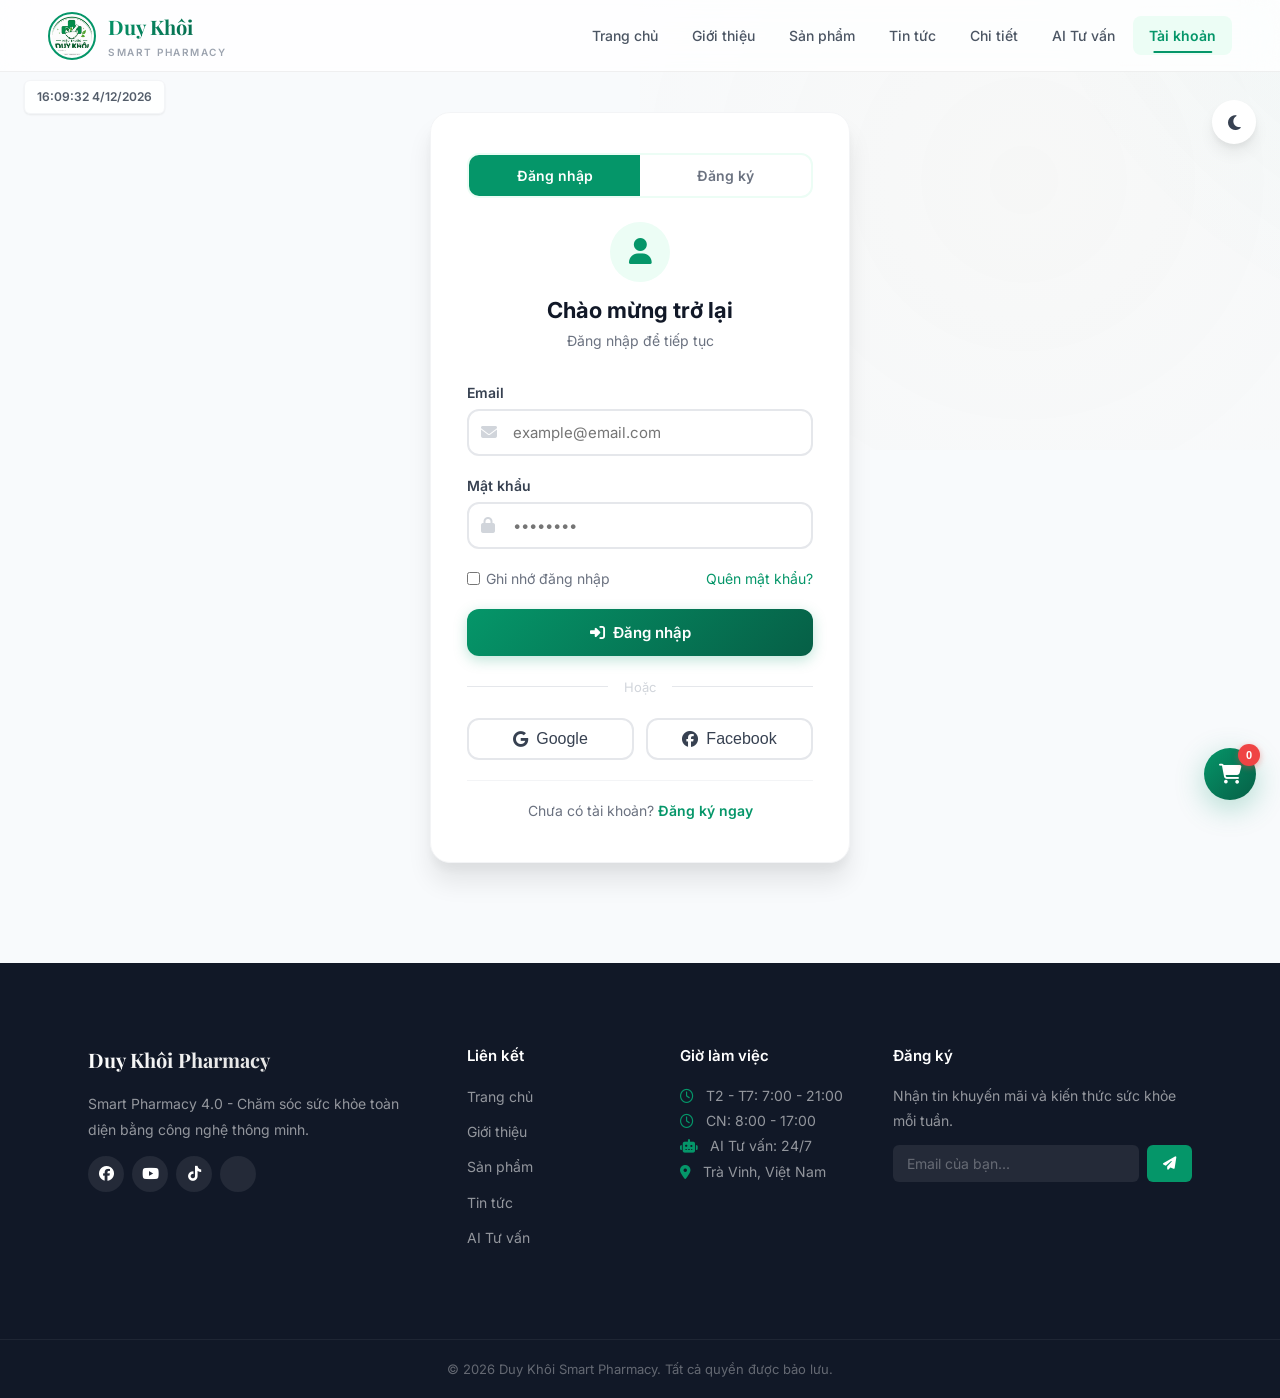
<file: html/dang-nhap.html>
<!DOCTYPE html>
<html lang="vi">
<head>
    <meta charset="UTF-8">
    <meta name="viewport" content="width=device-width, initial-scale=1.0">
    <title>Tài khoản - Duy Khôi Pharmacy</title>
    <link rel="stylesheet" href="../assets/css/style.css">
    <link rel="stylesheet" href="https://cdnjs.cloudflare.com/ajax/libs/font-awesome/6.5.1/css/all.min.css">
</head>
<body>
    <button class="theme-fab" onclick="toggleDarkMode()"><i class="fa-solid fa-moon"></i></button>
    <button id="topBtn" onclick="backToTop()"><i class="fa-solid fa-arrow-up"></i></button>
    <button class="cart-fab" onclick="showCart()">
        <i class="fa-solid fa-cart-shopping"></i>
        <span class="count" id="cartCount">0</span>
    </button>

    <header>
        <div class="logo-area">
            <img src="../assets/logo.jpg" class="logo" alt="Duy Khôi Pharmacy">
            <div>
                <h2>Duy Khôi</h2>
                <p>Smart Pharmacy</p>
            </div>
        </div>
        <div class="user-greet" id="userGreeting" style="display:none">
            <i class="fa-solid fa-circle-user"></i>
            <span class="name" id="userName"></span>
            <button class="logout-btn" onclick="logout()" title="Đăng xuất"><i class="fa-solid fa-right-from-bracket"></i></button>
        </div>
        <div class="menu-toggle" onclick="toggleMenu()"><i class="fa-solid fa-bars"></i></div>
        <nav id="navMenu">
            <a href="../index.html">Trang chủ</a>
            <a href="gioi-thieu.html">Giới thiệu</a>
            <a href="san-pham.html">Sản phẩm</a>
            <a href="tin-tuc.html">Tin tức</a>
            <a href="chi-tiet.html">Chi tiết</a>
            <a href="lien-he.html">AI Tư vấn</a>
            <a href="dang-nhap.html" class="active">Tài khoản</a>
        </nav>
    </header>

    <div class="auth-wrap">
        <div class="auth-card reveal">
            <div class="auth-tabs">
                <button class="tab-btn active" onclick="switchAuthTab('login')">Đăng nhập</button>
                <button class="tab-btn" onclick="switchAuthTab('register')">Đăng ký</button>
            </div>

            <!-- Login Form -->
            <div id="loginForm">
                <div class="logo-wrap">
                    <div class="icon"><i class="fa-solid fa-user"></i></div>
                    <h2>Chào mừng trở lại</h2>
                    <p>Đăng nhập để tiếp tục</p>
                </div>

                <form onsubmit="event.preventDefault(); handleLogin();">
                    <div class="form-group">
                        <label>Email</label>
                        <div class="input-wrap">
                            <i class="fa-solid fa-envelope"></i>
                            <input type="email" id="loginEmail" placeholder="example@email.com" required>
                        </div>
                    </div>

                    <div class="form-group">
                        <label>Mật khẩu</label>
                        <div class="input-wrap">
                            <i class="fa-solid fa-lock"></i>
                            <input type="password" id="loginPass" placeholder="••••••••" required>
                        </div>
                    </div>

                    <div class="form-options">
                        <label><input type="checkbox" id="rememberMe"> Ghi nhớ đăng nhập</label>
                        <a href="#">Quên mật khẩu?</a>
                    </div>

                    <button class="btn btn-primary" type="submit">
                        <i class="fa-solid fa-right-to-bracket"></i> Đăng nhập
                    </button>
                </form>
            </div>

            <!-- Register Form -->
            <div id="registerForm" style="display:none">
                <div class="logo-wrap">
                    <div class="icon"><i class="fa-solid fa-user-plus"></i></div>
                    <h2>Tạo tài khoản</h2>
                    <p>Tham gia cùng Duy Khôi Pharmacy</p>
                </div>

                <form onsubmit="event.preventDefault(); handleRegister();">
                    <div class="form-group">
                        <label>Họ và tên</label>
                        <div class="input-wrap">
                            <i class="fa-solid fa-user"></i>
                            <input type="text" id="regName" placeholder="Nguyễn Văn A" required>
                        </div>
                    </div>

                    <div class="form-group">
                        <label>Email</label>
                        <div class="input-wrap">
                            <i class="fa-solid fa-envelope"></i>
                            <input type="email" id="regEmail" placeholder="example@email.com" required>
                        </div>
                    </div>

                    <div class="form-group">
                        <label>Số điện thoại</label>
                        <div class="input-wrap">
                            <i class="fa-solid fa-phone"></i>
                            <input type="tel" id="regPhone" placeholder="0123 456 789">
                        </div>
                    </div>

                    <div class="form-group">
                        <label>Mật khẩu</label>
                        <div class="input-wrap">
                            <i class="fa-solid fa-lock"></i>
                            <input type="password" id="regPass" placeholder="Ít nhất 6 ký tự" required>
                        </div>
                    </div>

                    <div class="form-group">
                        <label>Xác nhận mật khẩu</label>
                        <div class="input-wrap">
                            <i class="fa-solid fa-lock"></i>
                            <input type="password" id="regConfirm" placeholder="Nhập lại mật khẩu" required>
                        </div>
                    </div>

                    <div class="checkbox-wrap">
                        <input type="checkbox" id="agreeTerms" required>
                        <span>Tôi đồng ý với <a href="#">điều khoản sử dụng</a> và <a href="#">chính sách bảo mật</a></span>
                    </div>

                    <button class="btn btn-primary" type="submit">
                        <i class="fa-solid fa-user-plus"></i> Đăng ký
                    </button>
                </form>
            </div>

            <div class="divider">Hoặc</div>

            <div class="social-btns">
                <button class="btn-social" onclick="showToast('🔜 Tính năng đang phát triển', 'info')">
                    <i class="fa-brands fa-google"></i> Google
                </button>
                <button class="btn-social" onclick="showToast('🔜 Tính năng đang phát triển', 'info')">
                    <i class="fa-brands fa-facebook"></i> Facebook
                </button>
            </div>

            <div class="auth-footer" id="authFooter">
                Chưa có tài khoản? <a href="#" onclick="switchAuthTab('register');return false">Đăng ký ngay</a>
            </div>
        </div>
    </div>

    <footer>
        <div class="footer-grid">
            <div class="footer-col">
                <h3>Duy Khôi Pharmacy</h3>
                <p>Smart Pharmacy 4.0 - Chăm sóc sức khỏe toàn diện bằng công nghệ thông minh.</p>
                <div class="footer-social">
                    <a href="#"><i class="fa-brands fa-facebook"></i></a>
                    <a href="#"><i class="fa-brands fa-youtube"></i></a>
                    <a href="#"><i class="fa-brands fa-tiktok"></i></a>
                    <a href="#"><i class="fa-brands fa-zalo"></i></a>
                </div>
            </div>
            <div class="footer-col">
                <h4>Liên kết</h4>
                <ul class="footer-links">
                    <li><a href="../index.html">Trang chủ</a></li>
                    <li><a href="gioi-thieu.html">Giới thiệu</a></li>
                    <li><a href="san-pham.html">Sản phẩm</a></li>
                    <li><a href="tin-tuc.html">Tin tức</a></li>
                    <li><a href="lien-he.html">AI Tư vấn</a></li>
                </ul>
            </div>
            <div class="footer-col">
                <h4>Giờ làm việc</h4>
                <p><i class="fa-regular fa-clock"></i> T2 - T7: 7:00 - 21:00</p>
                <p><i class="fa-regular fa-clock"></i> CN: 8:00 - 17:00</p>
                <p><i class="fa-solid fa-robot"></i> AI Tư vấn: 24/7</p>
                <p><i class="fa-solid fa-location-dot"></i> Trà Vinh, Việt Nam</p>
            </div>
            <div class="footer-col">
                <h4>Đăng ký</h4>
                <p>Nhận tin khuyến mãi và kiến thức sức khỏe mỗi tuần.</p>
                <div class="footer-newsletter">
                    <input type="email" placeholder="Email của bạn...">
                    <button><i class="fa-solid fa-paper-plane"></i></button>
                </div>
            </div>
        </div>
        <div class="footer-bottom">
            <p>&copy; 2026 Duy Khôi Smart Pharmacy. Tất cả quyền được bảo lưu.</p>
        </div>
    </footer>

    <div class="clock-widget" id="clock"></div>

    <script src="../js/script.js"></script>
</body>
</html>
</file>
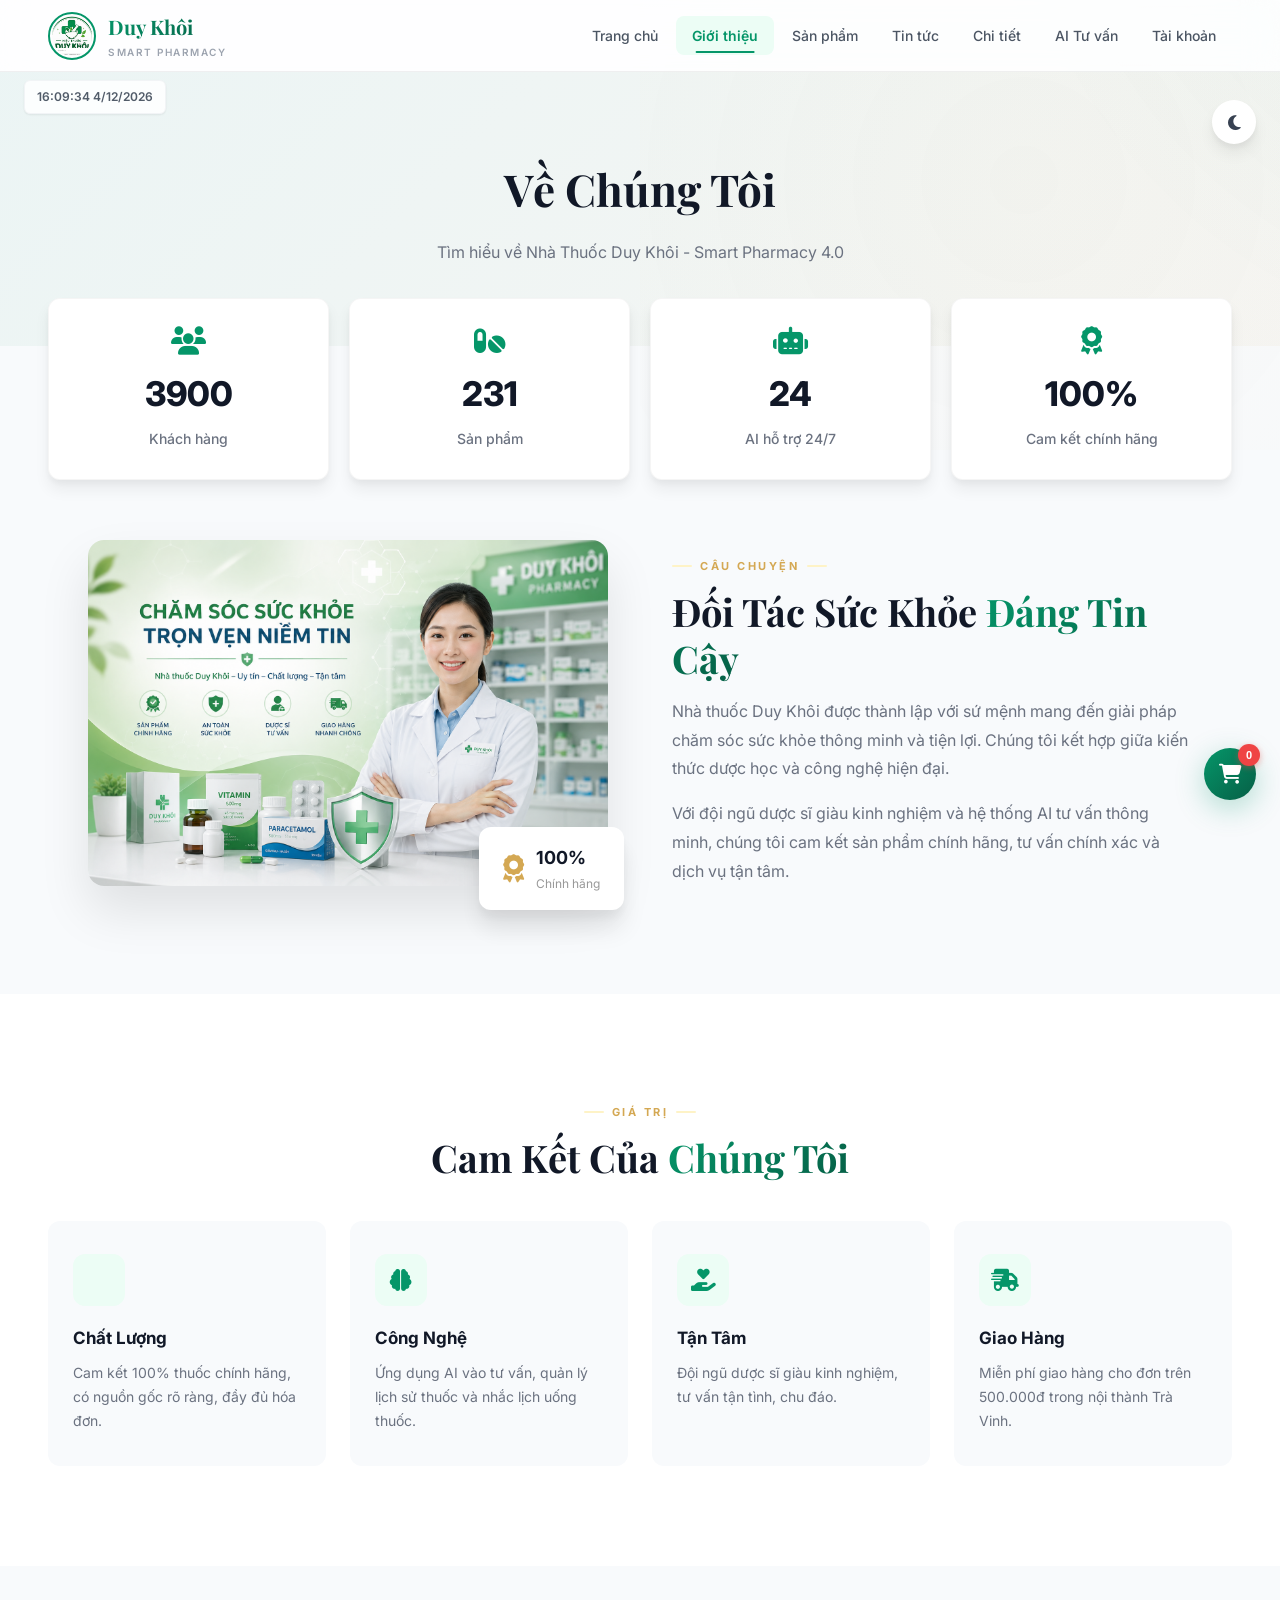
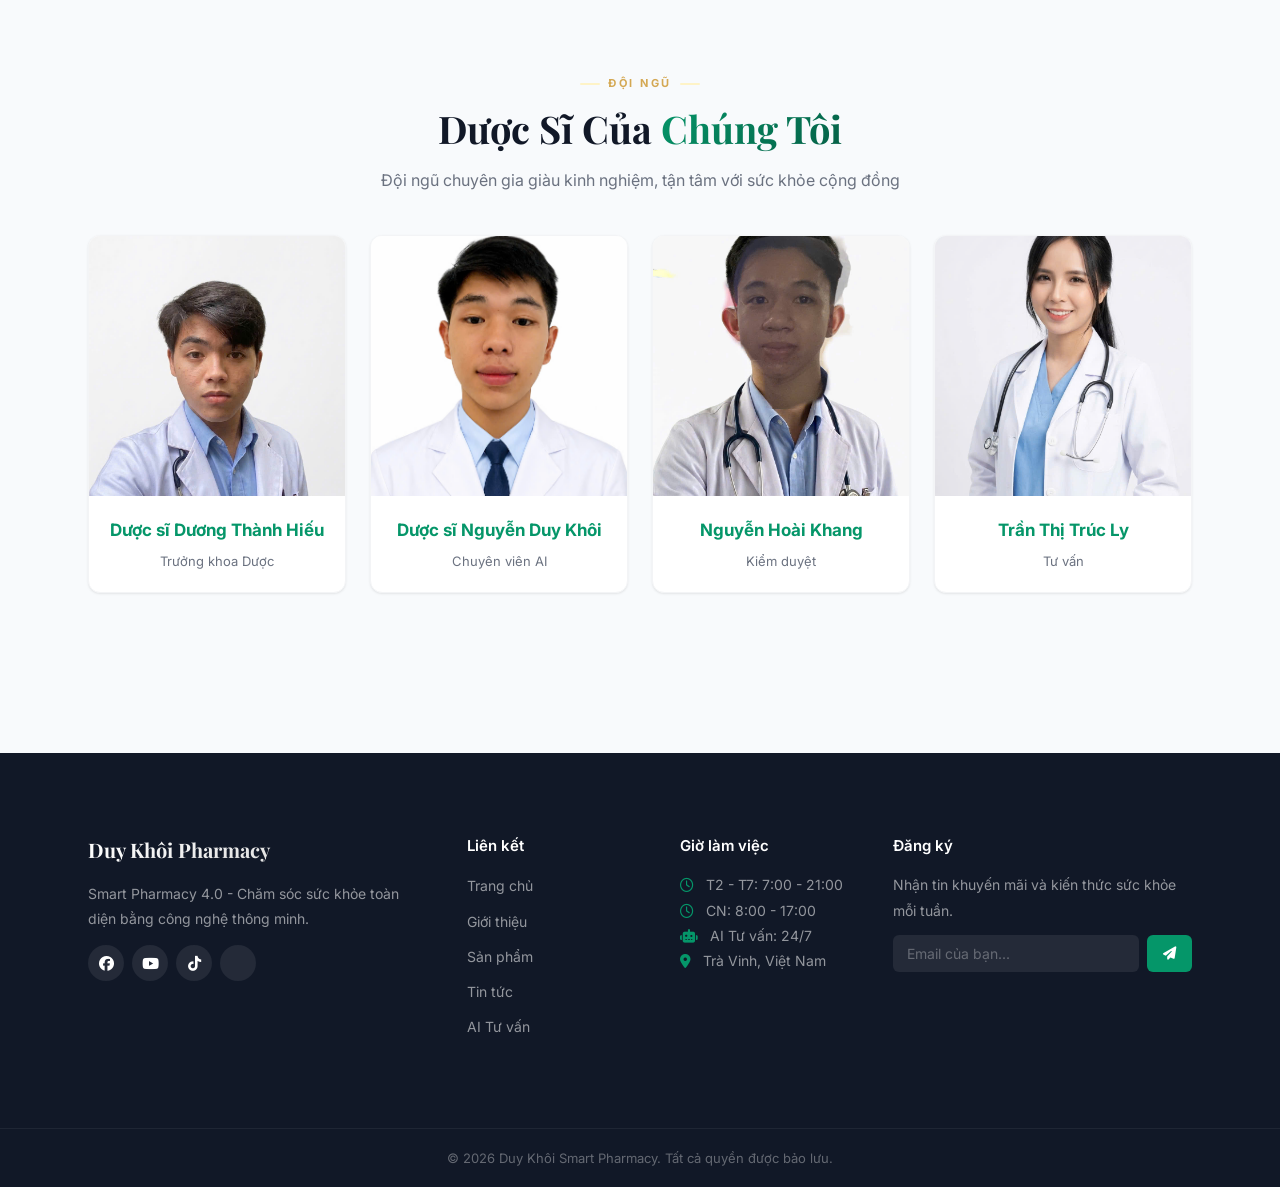
<file: html/gioi-thieu.html>
<!DOCTYPE html>
<html lang="vi">
<head>
    <meta charset="UTF-8">
    <meta name="viewport" content="width=device-width, initial-scale=1.0">
    <title>Giới thiệu - Duy Khôi Pharmacy</title>
    <link rel="stylesheet" href="../assets/css/style.css">
    <link rel="stylesheet" href="https://cdnjs.cloudflare.com/ajax/libs/font-awesome/6.5.1/css/all.min.css">
</head>
<body>

    <button class="theme-fab" onclick="toggleDarkMode()">
        <i class="fa-solid fa-moon"></i>
    </button>
    <button id="topBtn" onclick="backToTop()"><i class="fa-solid fa-arrow-up"></i></button>
    <button class="cart-fab" onclick="showCart()">
        <i class="fa-solid fa-cart-shopping"></i>
        <span class="count" id="cartCount">0</span>
    </button>

    <header>
        <div class="logo-area">
            <img src="../assets/logo.jpg" class="logo" alt="Duy Khôi Pharmacy">
            <div>
                <h2>Duy Khôi</h2>
                <p>Smart Pharmacy</p>
            </div>
        </div>
        <div class="user-greet" id="userGreeting" style="display:none">
            <i class="fa-solid fa-circle-user"></i>
            <span class="name" id="userName"></span>
            <button class="logout-btn" onclick="logout()" title="Đăng xuất"><i class="fa-solid fa-right-from-bracket"></i></button>
        </div>
        <div class="menu-toggle" onclick="toggleMenu()"><i class="fa-solid fa-bars"></i></div>
        <nav id="navMenu">
            <a href="../index.html">Trang chủ</a>
            <a href="gioi-thieu.html" class="active">Giới thiệu</a>
            <a href="san-pham.html">Sản phẩm</a>
            <a href="tin-tuc.html">Tin tức</a>
            <a href="chi-tiet.html">Chi tiết</a>
            <a href="lien-he.html">AI Tư vấn</a>
            <a href="dang-nhap.html">Tài khoản</a>
        </nav>
    </header>

    <section class="page-hero">
        <h1>Về Chúng Tôi</h1>
        <p>Tìm hiểu về Nhà Thuốc Duy Khôi - Smart Pharmacy 4.0</p>
    </section>

    <div class="stats-wrap">
        <div class="stats-grid">
            <div class="stat-card reveal stagger-1">
                <i class="fa-solid fa-users"></i>
                <h2 id="customerCount">0</h2>
                <p>Khách hàng</p>
            </div>
            <div class="stat-card reveal stagger-2">
                <i class="fa-solid fa-pills"></i>
                <h2 id="productCount">0</h2>
                <p>Sản phẩm</p>
            </div>
            <div class="stat-card reveal stagger-3">
                <i class="fa-solid fa-robot"></i>
                <h2 id="supportCount">0</h2>
                <p>AI hỗ trợ 24/7</p>
            </div>
            <div class="stat-card reveal stagger-4">
                <i class="fa-solid fa-award"></i>
                <h2>100%</h2>
                <p>Cam kết chính hãng</p>
            </div>
        </div>
    </div>

    <section class="about-section" style="padding-top:60px;">
        <div class="about-image reveal-left">
            <img src="../assets/uytinh.jpg" alt="Về chúng tôi">
            <div class="float-badge">
                <i class="fa-solid fa-award"></i>
                <div>
                    <span>100%</span>
                    <p style="font-size:12px;color:#999;">Chính hãng</p>
                </div>
            </div>
        </div>
        <div class="reveal-right">
            <div class="section-label">Câu chuyện</div>
            <h2 class="section-title">Đối Tác Sức Khỏe <span class="highlight">Đáng Tin Cậy</span></h2>
            <p class="section-sub">
                Nhà thuốc Duy Khôi được thành lập với sứ mệnh mang đến giải pháp chăm sóc sức khỏe 
                thông minh và tiện lợi. Chúng tôi kết hợp giữa kiến thức dược học và công nghệ hiện đại.
            </p>
            <p class="section-sub" style="margin-top:16px;">
                Với đội ngũ dược sĩ giàu kinh nghiệm và hệ thống AI tư vấn thông minh, 
                chúng tôi cam kết sản phẩm chính hãng, tư vấn chính xác và dịch vụ tận tâm.
            </p>
        </div>
    </section>

    <section class="features-section">
        <div class="text-center reveal">
            <div class="section-label">Giá trị</div>
            <h2 class="section-title">Cam Kết Của <span class="highlight">Chúng Tôi</span></h2>
        </div>
        <div class="features-grid">
            <div class="feature-card reveal stagger-1">
                <div class="icon-wrap"><i class="fa-solid fa-shield-medical"></i></div>
                <h3>Chất Lượng</h3>
                <p>Cam kết 100% thuốc chính hãng, có nguồn gốc rõ ràng, đầy đủ hóa đơn.</p>
            </div>
            <div class="feature-card reveal stagger-2">
                <div class="icon-wrap"><i class="fa-solid fa-brain"></i></div>
                <h3>Công Nghệ</h3>
                <p>Ứng dụng AI vào tư vấn, quản lý lịch sử thuốc và nhắc lịch uống thuốc.</p>
            </div>
            <div class="feature-card reveal stagger-3">
                <div class="icon-wrap"><i class="fa-solid fa-hand-holding-heart"></i></div>
                <h3>Tận Tâm</h3>
                <p>Đội ngũ dược sĩ giàu kinh nghiệm, tư vấn tận tình, chu đáo.</p>
            </div>
            <div class="feature-card reveal stagger-4">
                <div class="icon-wrap"><i class="fa-solid fa-truck-fast"></i></div>
                <h3>Giao Hàng</h3>
                <p>Miễn phí giao hàng cho đơn trên 500.000đ trong nội thành Trà Vinh.</p>
            </div>
        </div>
    </section>

    <section class="products-section">
        <div class="text-center reveal">
            <div class="section-label">Đội ngũ</div>
            <h2 class="section-title">Dược Sĩ Của <span class="highlight">Chúng Tôi</span></h2>
            <p class="section-sub">Đội ngũ chuyên gia giàu kinh nghiệm, tận tâm với sức khỏe cộng đồng</p>
        </div>
        <div class="products-grid" style="grid-template-columns:repeat(auto-fit,minmax(240px,1fr));">
            <div class="product-card reveal stagger-1" style="text-align:center;">
                <img src="../assets/Dược sĩ Dương Thành Hiếu trưởng khoa.jpg" alt="Dược sĩ Dương Thành Hiếu" style="width:100%;height:260px;object-fit:cover;">
                <div class="body">
                    <h3 style="color:var(--green);">Dược sĩ Dương Thành Hiếu</h3>
                    <p>Trưởng khoa Dược</p>
                </div>
            </div>
            <div class="product-card reveal stagger-2" style="text-align:center;">
                <img src="../assets/dược sĩ Nguyễn Duy Khôi ai.jpg" alt="Dược sĩ Nguyễn Duy Khôi" style="width:100%;height:260px;object-fit:cover;">
                <div class="body">
                    <h3 style="color:var(--green);">Dược sĩ Nguyễn Duy Khôi</h3>
                    <p>Chuyên viên AI</p>
                </div>
            </div>
            <div class="product-card reveal stagger-3" style="text-align:center;">
                <img src="../assets/Nguyễn Hoài Khang kiểm Duyệt.jpg" alt="Nguyễn Hoài Khang" style="width:100%;height:260px;object-fit:cover;">
                <div class="body">
                    <h3 style="color:var(--green);">Nguyễn Hoài Khang</h3>
                    <p>Kiểm duyệt</p>
                </div>
            </div>
            <div class="product-card reveal stagger-4" style="text-align:center;">
                <img src="../assets/Trần Thị Trúc Ly Tư vấn.jpg" alt="Trần Thị Trúc Ly" style="width:100%;height:260px;object-fit:cover;">
                <div class="body">
                    <h3 style="color:var(--green);">Trần Thị Trúc Ly</h3>
                    <p>Tư vấn</p>
                </div>
            </div>
        </div>
    </section>

    <footer>
        <div class="footer-grid">
            <div class="footer-col">
                <h3>Duy Khôi Pharmacy</h3>
                <p>Smart Pharmacy 4.0 - Chăm sóc sức khỏe toàn diện bằng công nghệ thông minh.</p>
                <div class="footer-social">
                    <a href="#"><i class="fa-brands fa-facebook"></i></a>
                    <a href="#"><i class="fa-brands fa-youtube"></i></a>
                    <a href="#"><i class="fa-brands fa-tiktok"></i></a>
                    <a href="#"><i class="fa-brands fa-zalo"></i></a>
                </div>
            </div>
            <div class="footer-col">
                <h4>Liên kết</h4>
                <ul class="footer-links">
                    <li><a href="../index.html">Trang chủ</a></li>
                    <li><a href="gioi-thieu.html">Giới thiệu</a></li>
                    <li><a href="san-pham.html">Sản phẩm</a></li>
                    <li><a href="tin-tuc.html">Tin tức</a></li>
                    <li><a href="lien-he.html">AI Tư vấn</a></li>
                </ul>
            </div>
            <div class="footer-col">
                <h4>Giờ làm việc</h4>
                <p><i class="fa-regular fa-clock"></i> T2 - T7: 7:00 - 21:00</p>
                <p><i class="fa-regular fa-clock"></i> CN: 8:00 - 17:00</p>
                <p><i class="fa-solid fa-robot"></i> AI Tư vấn: 24/7</p>
                <p><i class="fa-solid fa-location-dot"></i> Trà Vinh, Việt Nam</p>
            </div>
            <div class="footer-col">
                <h4>Đăng ký</h4>
                <p>Nhận tin khuyến mãi và kiến thức sức khỏe mỗi tuần.</p>
                <div class="footer-newsletter">
                    <input type="email" placeholder="Email của bạn...">
                    <button><i class="fa-solid fa-paper-plane"></i></button>
                </div>
            </div>
        </div>
        <div class="footer-bottom">
            <p>&copy; 2026 Duy Khôi Smart Pharmacy. Tất cả quyền được bảo lưu.</p>
        </div>
    </footer>

    <div class="clock-widget" id="clock"></div>

    <script src="../js/script.js"></script>
</body>
</html>
</file>
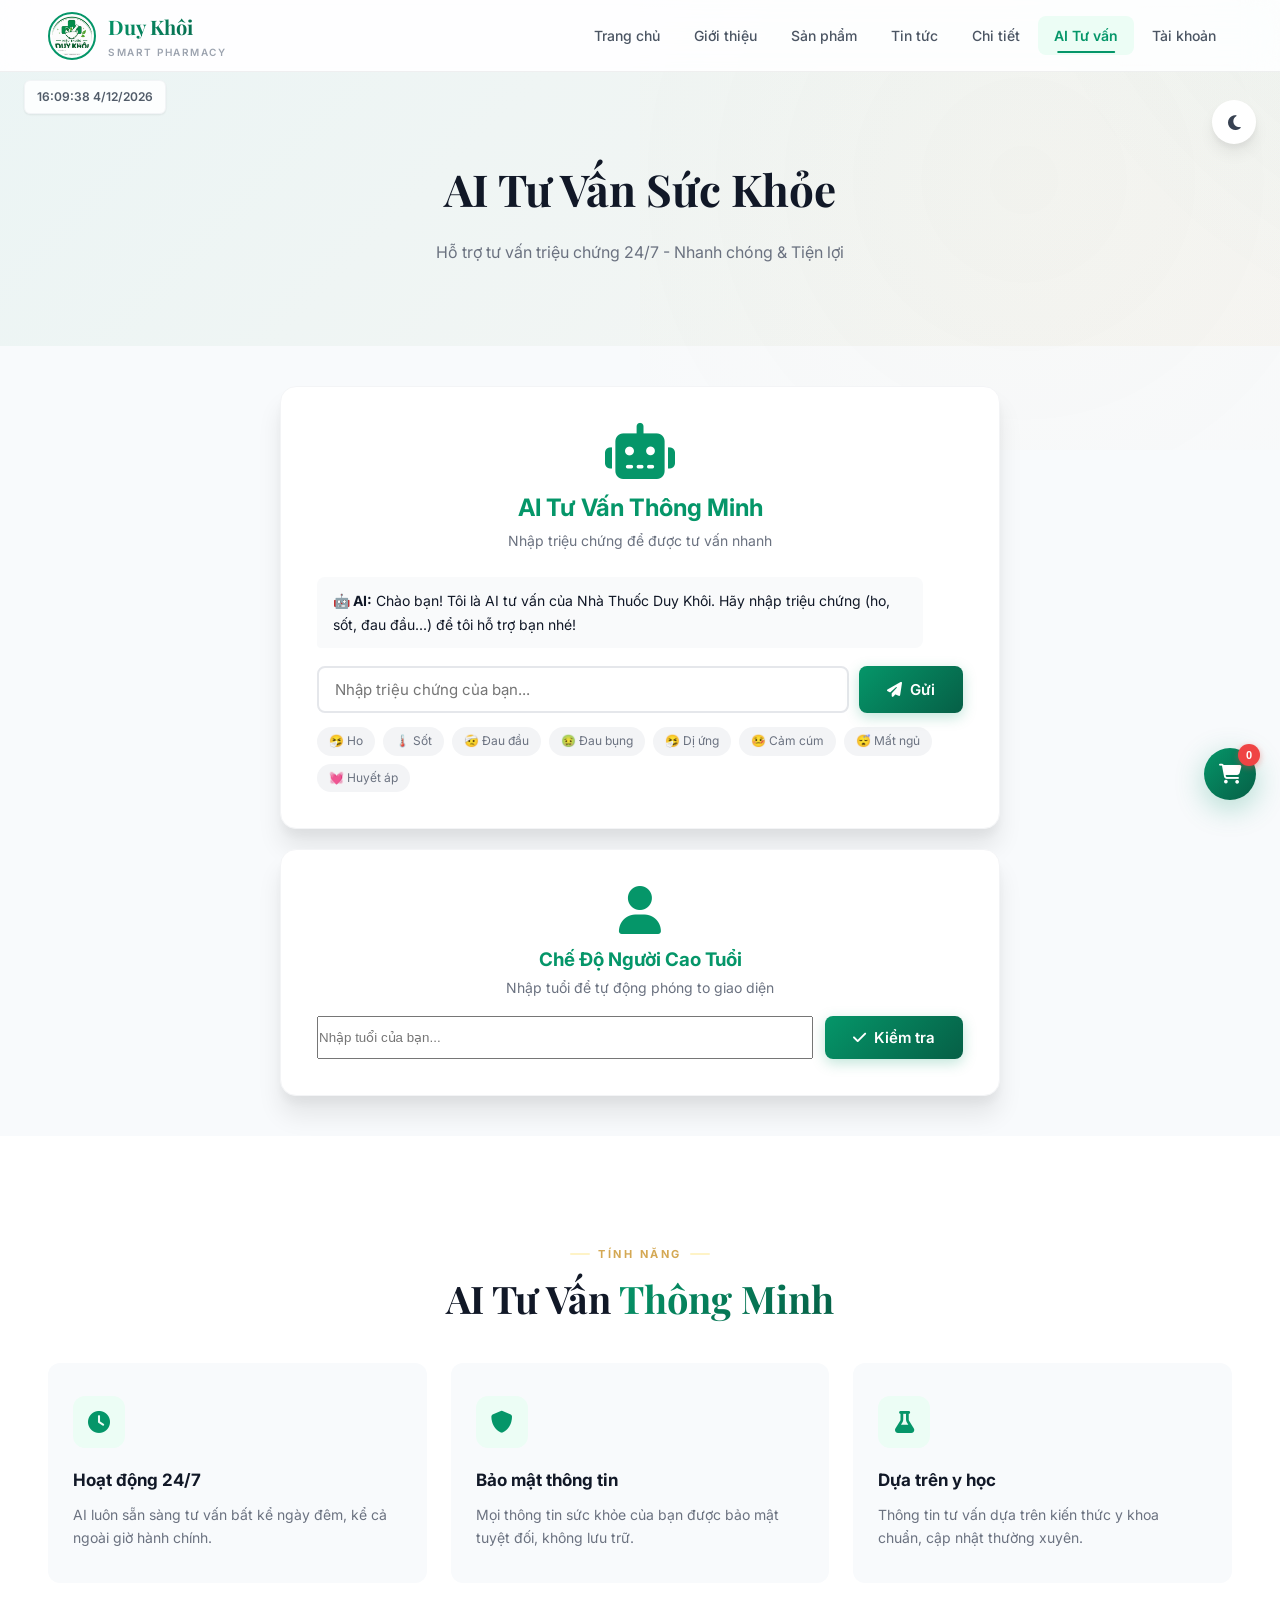
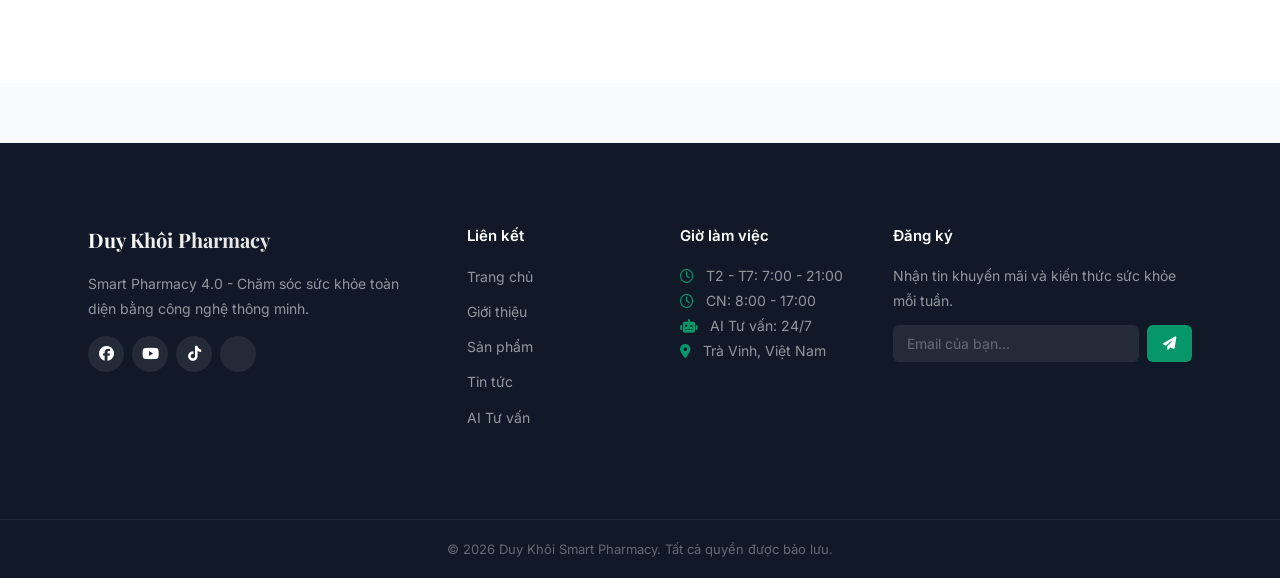
<file: html/lien-he.html>
<!DOCTYPE html>
<html lang="vi">
<head>
    <meta charset="UTF-8">
    <meta name="viewport" content="width=device-width, initial-scale=1.0">
    <title>AI Tư vấn - Duy Khôi Pharmacy</title>
    <link rel="stylesheet" href="../assets/css/style.css">
    <link rel="stylesheet" href="https://cdnjs.cloudflare.com/ajax/libs/font-awesome/6.5.1/css/all.min.css">
</head>
<body>

    <button class="theme-fab" onclick="toggleDarkMode()"><i class="fa-solid fa-moon"></i></button>
    <button id="topBtn" onclick="backToTop()"><i class="fa-solid fa-arrow-up"></i></button>
    <button class="cart-fab" onclick="showCart()">
        <i class="fa-solid fa-cart-shopping"></i>
        <span class="count" id="cartCount">0</span>
    </button>

    <header>
        <div class="logo-area">
            <img src="../assets/logo.jpg" class="logo" alt="Duy Khôi Pharmacy">
            <div>
                <h2>Duy Khôi</h2>
                <p>Smart Pharmacy</p>
            </div>
        </div>
        <div class="user-greet" id="userGreeting" style="display:none">
            <i class="fa-solid fa-circle-user"></i>
            <span class="name" id="userName"></span>
            <button class="logout-btn" onclick="logout()" title="Đăng xuất"><i class="fa-solid fa-right-from-bracket"></i></button>
        </div>
        <div class="menu-toggle" onclick="toggleMenu()"><i class="fa-solid fa-bars"></i></div>
        <nav id="navMenu">
            <a href="../index.html">Trang chủ</a>
            <a href="gioi-thieu.html">Giới thiệu</a>
            <a href="san-pham.html">Sản phẩm</a>
            <a href="tin-tuc.html">Tin tức</a>
            <a href="chi-tiet.html">Chi tiết</a>
            <a href="lien-he.html" class="active">AI Tư vấn</a>
            <a href="dang-nhap.html">Tài khoản</a>
        </nav>
    </header>

    <section class="page-hero">
        <h1>AI Tư Vấn Sức Khỏe</h1>
        <p>Hỗ trợ tư vấn triệu chứng 24/7 - Nhanh chóng & Tiện lợi</p>
    </section>

    <div class="chat-wrap">
        <div class="chat-card reveal">
            <div class="text-center" style="margin-bottom:24px;">
                <i class="fa-solid fa-robot" style="font-size:56px;color:var(--green);"></i>
                <h2 style="color:var(--green);margin-top:8px;font-size:24px;">AI Tư Vấn Thông Minh</h2>
                <p style="color:var(--gray-500);font-size:14px;">Nhập triệu chứng để được tư vấn nhanh</p>
            </div>

            <div class="chat-msg ai">
                <strong>🤖 AI:</strong> Chào bạn! Tôi là AI tư vấn của Nhà Thuốc Duy Khôi. 
                Hãy nhập triệu chứng (ho, sốt, đau đầu...) để tôi hỗ trợ bạn nhé!
            </div>

            <div class="chat-msg user" id="answer" style="display:none;"></div>

            <div class="chat-input-wrap">
                <input type="text" id="question" placeholder="Nhập triệu chứng của bạn..." onkeypress="handleChatKey(event)">
                <button class="btn btn-primary" onclick="chatAI()">
                    <i class="fa-solid fa-paper-plane"></i> Gửi
                </button>
            </div>

            <div class="chat-hints">
                <span onclick="setHint('ho')">🤧 Ho</span>
                <span onclick="setHint('sốt')">🌡️ Sốt</span>
                <span onclick="setHint('đau đầu')">🤕 Đau đầu</span>
                <span onclick="setHint('đau bụng')">🤢 Đau bụng</span>
                <span onclick="setHint('dị ứng')">🤧 Dị ứng</span>
                <span onclick="setHint('cảm cúm')">🤒 Cảm cúm</span>
                <span onclick="setHint('mất ngủ')">😴 Mất ngủ</span>
                <span onclick="setHint('huyết áp')">💓 Huyết áp</span>
            </div>
        </div>
    </div>

    <div class="chat-wrap" style="margin-top:-20px;">
        <div class="chat-card reveal">
            <div class="text-center" style="margin-bottom:16px;">
                <i class="fa-solid fa-user" style="font-size:48px;color:var(--green);"></i>
                <h3 style="color:var(--green);margin-top:8px;">Chế Độ Người Cao Tuổi</h3>
                <p style="color:var(--gray-500);font-size:14px;">Nhập tuổi để tự động phóng to giao diện</p>
            </div>
            <div style="display:flex;gap:12px;">
                <input type="number" id="age" placeholder="Nhập tuổi của bạn..." style="flex:1;margin-bottom:0;">
                <button class="btn btn-primary" onclick="checkAge()" style="white-space:nowrap;">
                    <i class="fa-solid fa-check"></i> Kiểm tra
                </button>
            </div>
            <div id="ageStatus" class="status-msg"></div>
        </div>
    </div>

    <section class="features-section">
        <div class="text-center reveal">
            <div class="section-label">Tính năng</div>
            <h2 class="section-title">AI Tư Vấn <span class="highlight">Thông Minh</span></h2>
        </div>
        <div class="features-grid">
            <div class="feature-card reveal stagger-1">
                <div class="icon-wrap"><i class="fa-solid fa-clock"></i></div>
                <h3>Hoạt động 24/7</h3>
                <p>AI luôn sẵn sàng tư vấn bất kể ngày đêm, kể cả ngoài giờ hành chính.</p>
            </div>
            <div class="feature-card reveal stagger-2">
                <div class="icon-wrap"><i class="fa-solid fa-shield"></i></div>
                <h3>Bảo mật thông tin</h3>
                <p>Mọi thông tin sức khỏe của bạn được bảo mật tuyệt đối, không lưu trữ.</p>
            </div>
            <div class="feature-card reveal stagger-3">
                <div class="icon-wrap"><i class="fa-solid fa-flask"></i></div>
                <h3>Dựa trên y học</h3>
                <p>Thông tin tư vấn dựa trên kiến thức y khoa chuẩn, cập nhật thường xuyên.</p>
            </div>
        </div>
    </section>

    <footer>
        <div class="footer-grid">
            <div class="footer-col">
                <h3>Duy Khôi Pharmacy</h3>
                <p>Smart Pharmacy 4.0 - Chăm sóc sức khỏe toàn diện bằng công nghệ thông minh.</p>
                <div class="footer-social">
                    <a href="#"><i class="fa-brands fa-facebook"></i></a>
                    <a href="#"><i class="fa-brands fa-youtube"></i></a>
                    <a href="#"><i class="fa-brands fa-tiktok"></i></a>
                    <a href="#"><i class="fa-brands fa-zalo"></i></a>
                </div>
            </div>
            <div class="footer-col">
                <h4>Liên kết</h4>
                <ul class="footer-links">
                    <li><a href="../index.html">Trang chủ</a></li>
                    <li><a href="gioi-thieu.html">Giới thiệu</a></li>
                    <li><a href="san-pham.html">Sản phẩm</a></li>
                    <li><a href="tin-tuc.html">Tin tức</a></li>
                    <li><a href="lien-he.html">AI Tư vấn</a></li>
                </ul>
            </div>
            <div class="footer-col">
                <h4>Giờ làm việc</h4>
                <p><i class="fa-regular fa-clock"></i> T2 - T7: 7:00 - 21:00</p>
                <p><i class="fa-regular fa-clock"></i> CN: 8:00 - 17:00</p>
                <p><i class="fa-solid fa-robot"></i> AI Tư vấn: 24/7</p>
                <p><i class="fa-solid fa-location-dot"></i> Trà Vinh, Việt Nam</p>
            </div>
            <div class="footer-col">
                <h4>Đăng ký</h4>
                <p>Nhận tin khuyến mãi và kiến thức sức khỏe mỗi tuần.</p>
                <div class="footer-newsletter">
                    <input type="email" placeholder="Email của bạn...">
                    <button><i class="fa-solid fa-paper-plane"></i></button>
                </div>
            </div>
        </div>
        <div class="footer-bottom">
            <p>&copy; 2026 Duy Khôi Smart Pharmacy. Tất cả quyền được bảo lưu.</p>
        </div>
    </footer>

    <div class="clock-widget" id="clock"></div>

    <script src="../js/script.js"></script>
</body>
</html>
</file>
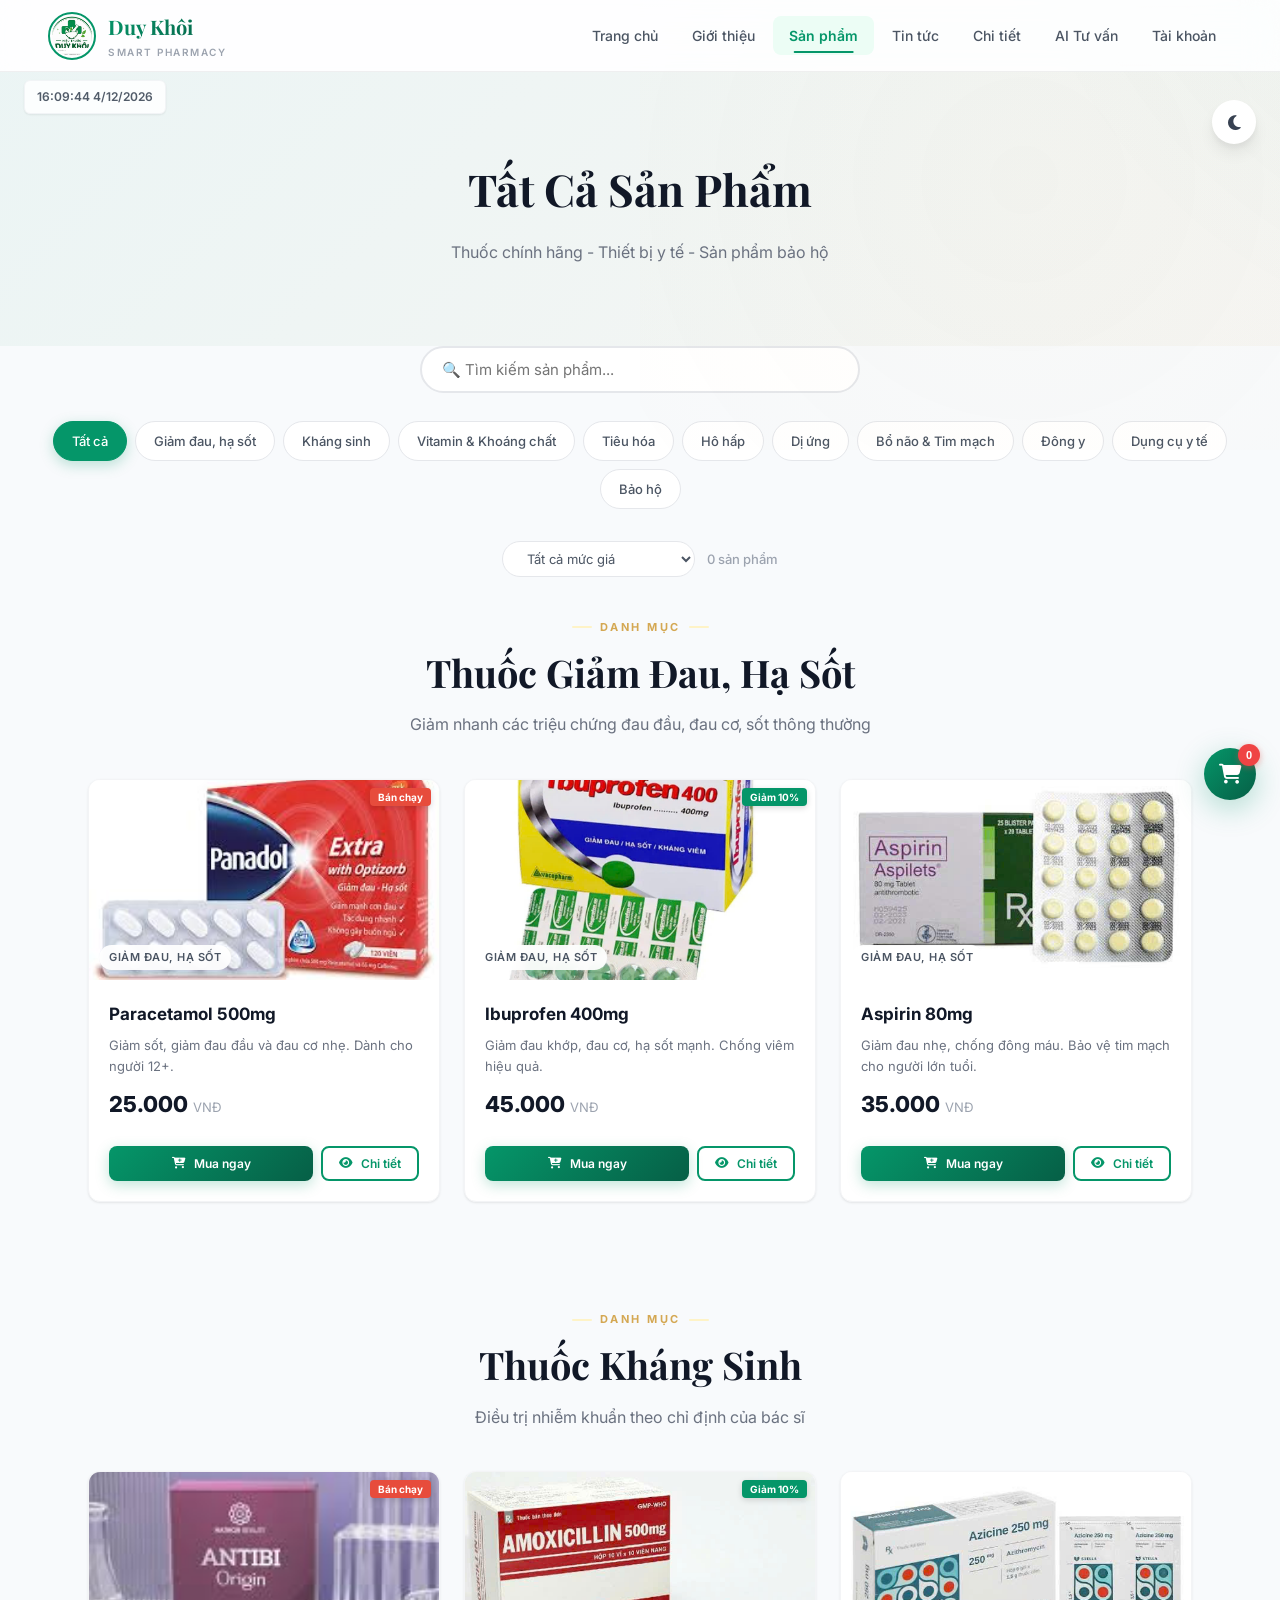
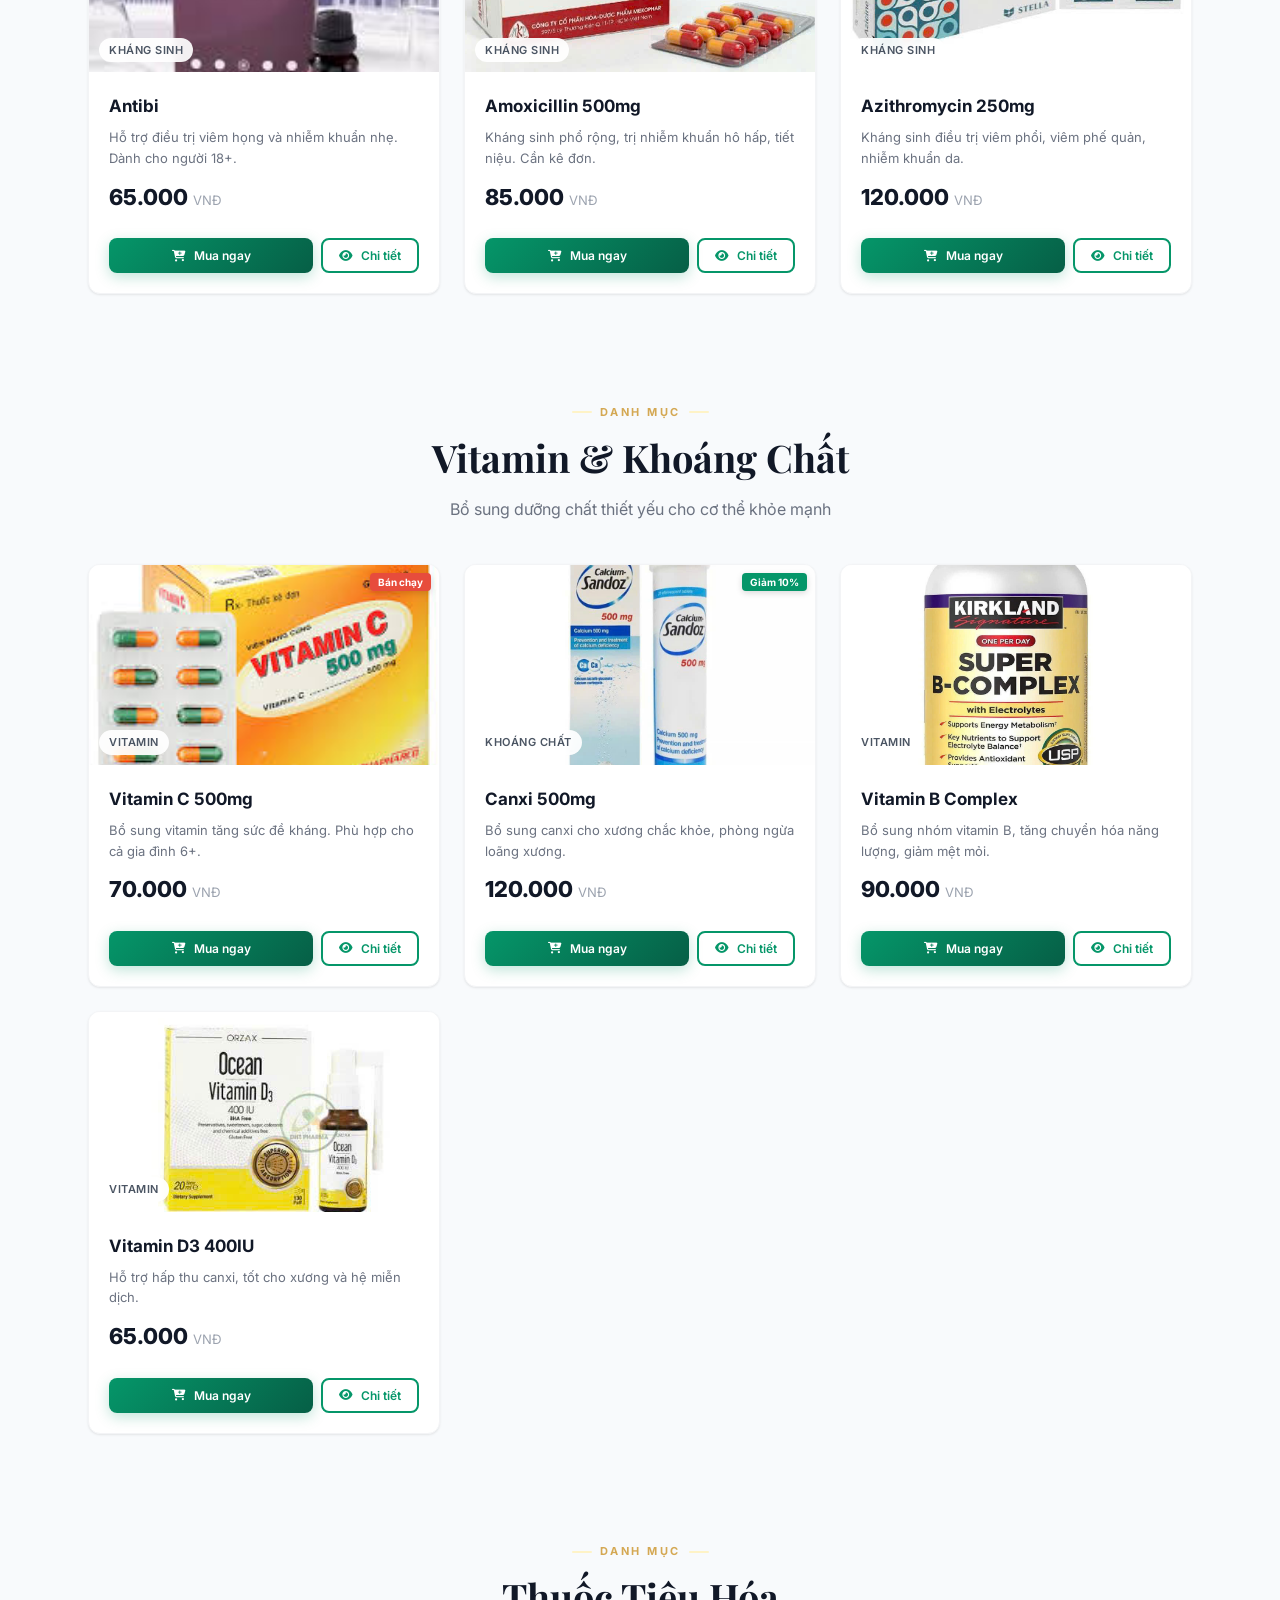
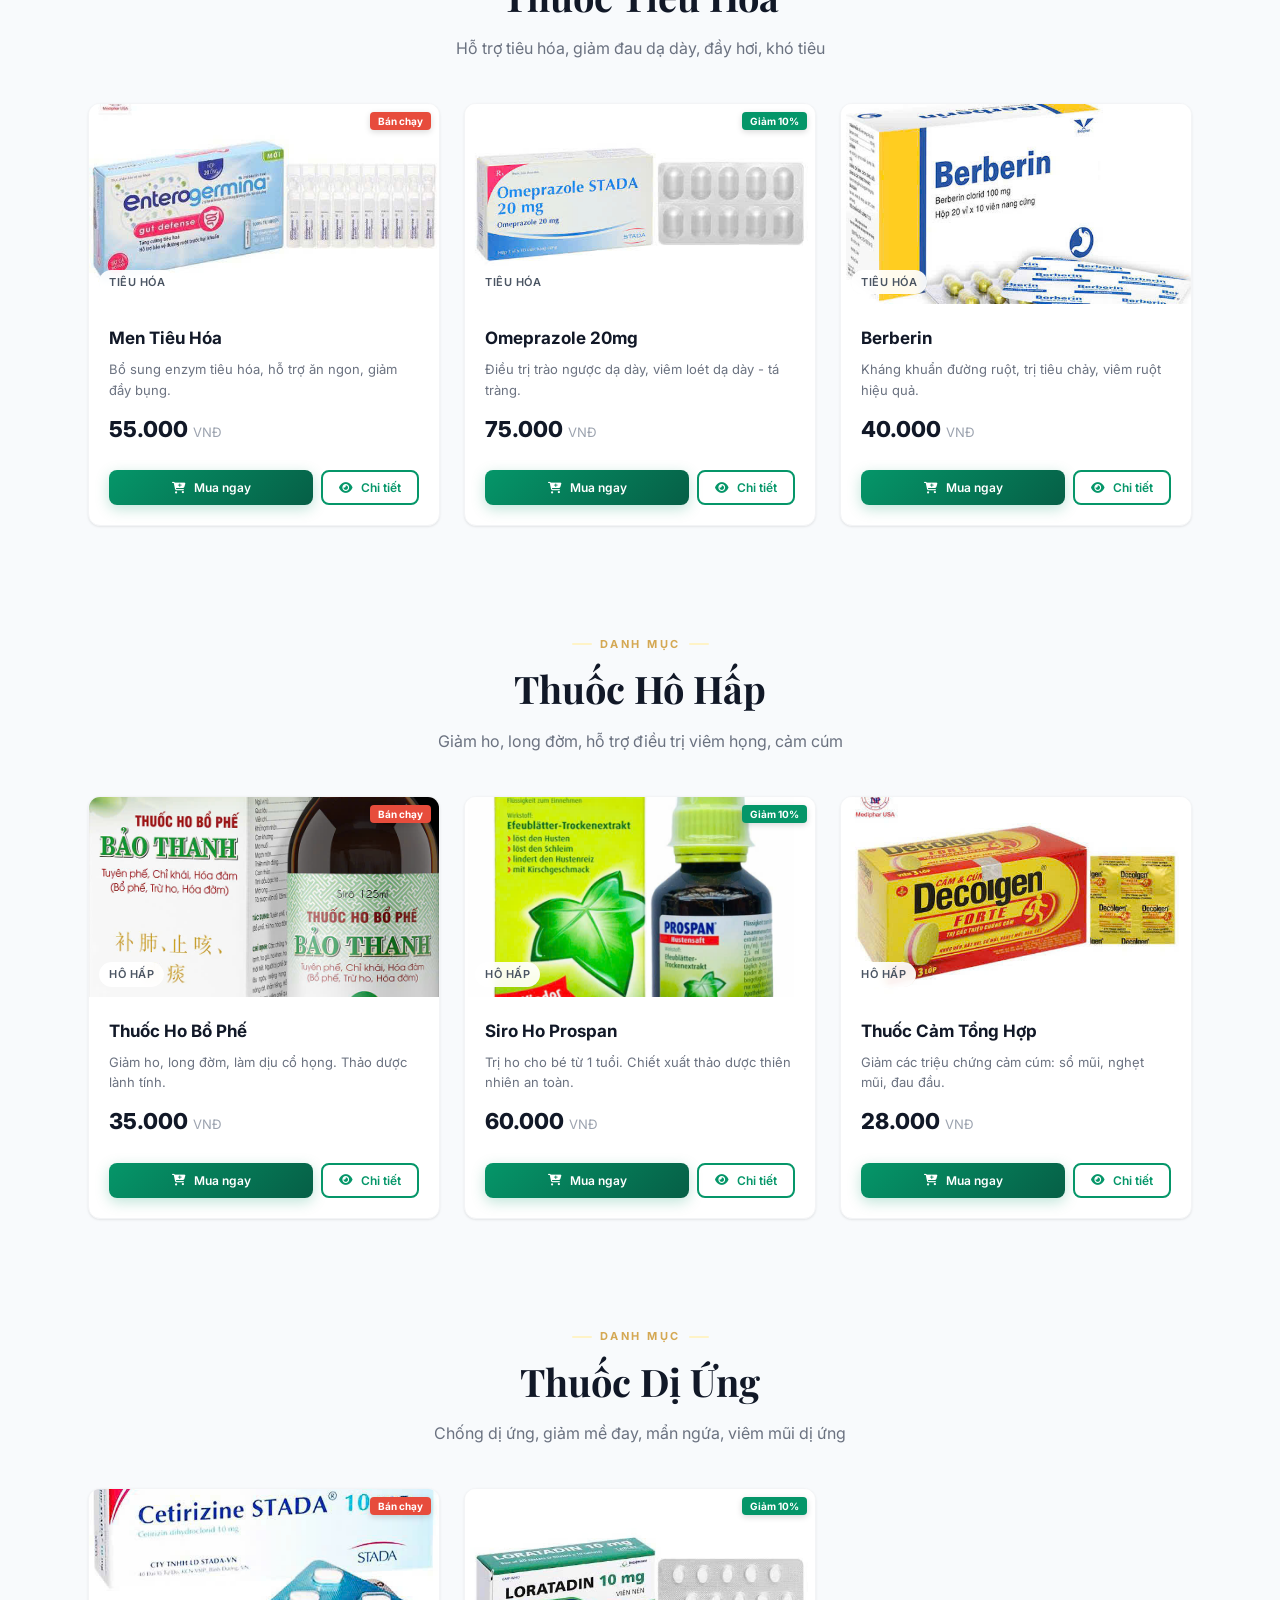
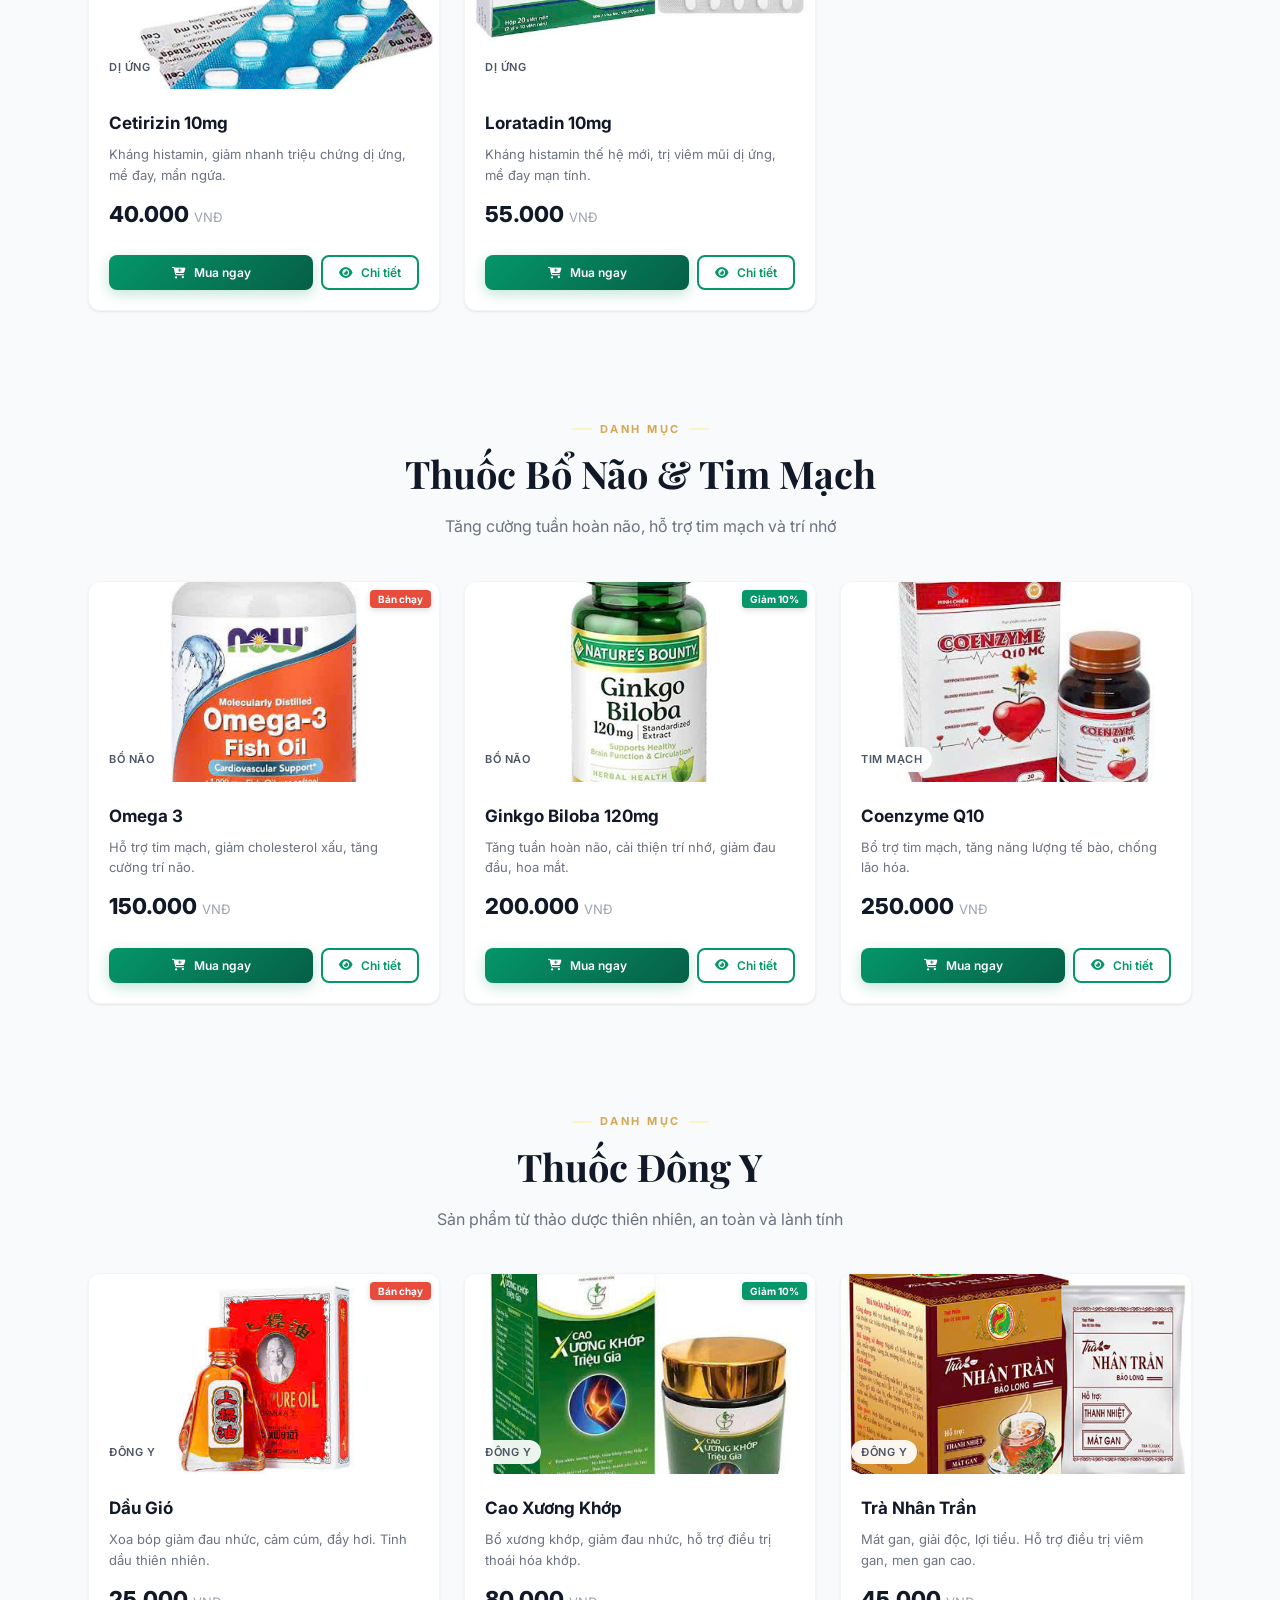
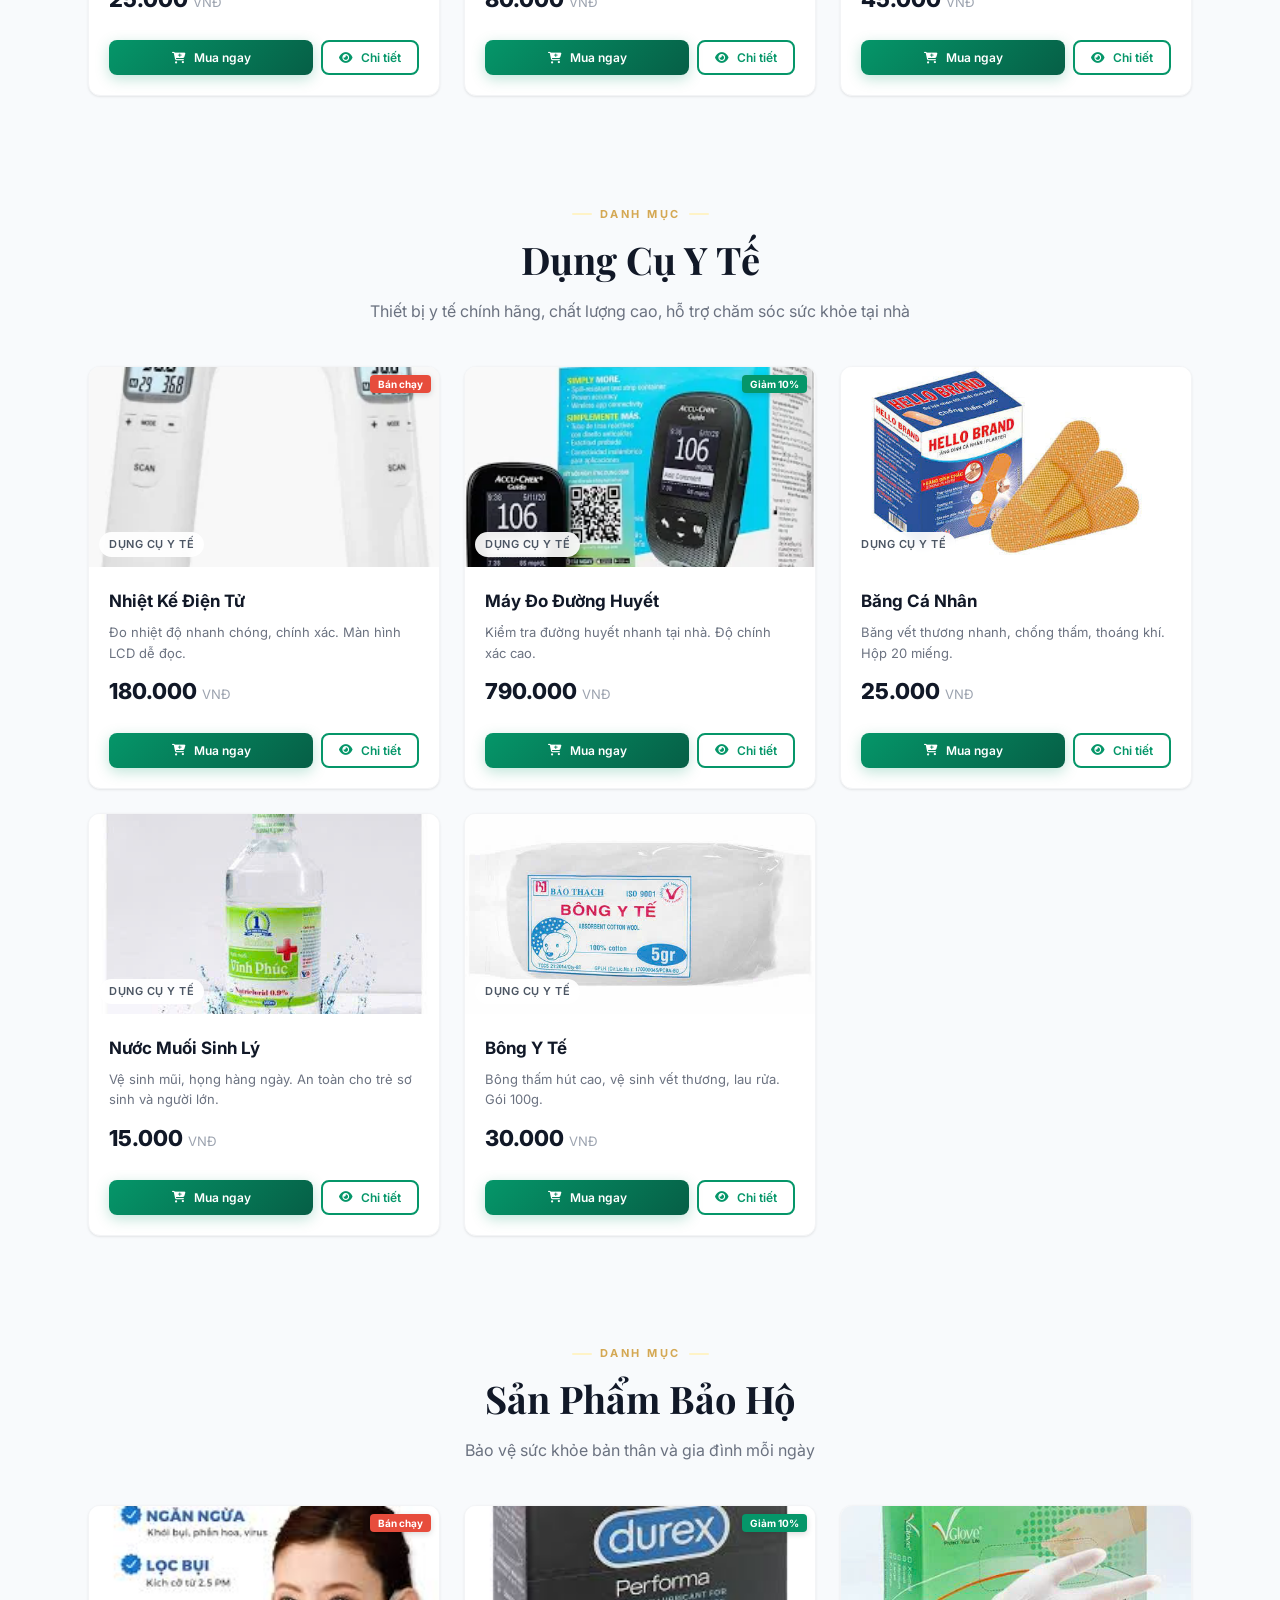
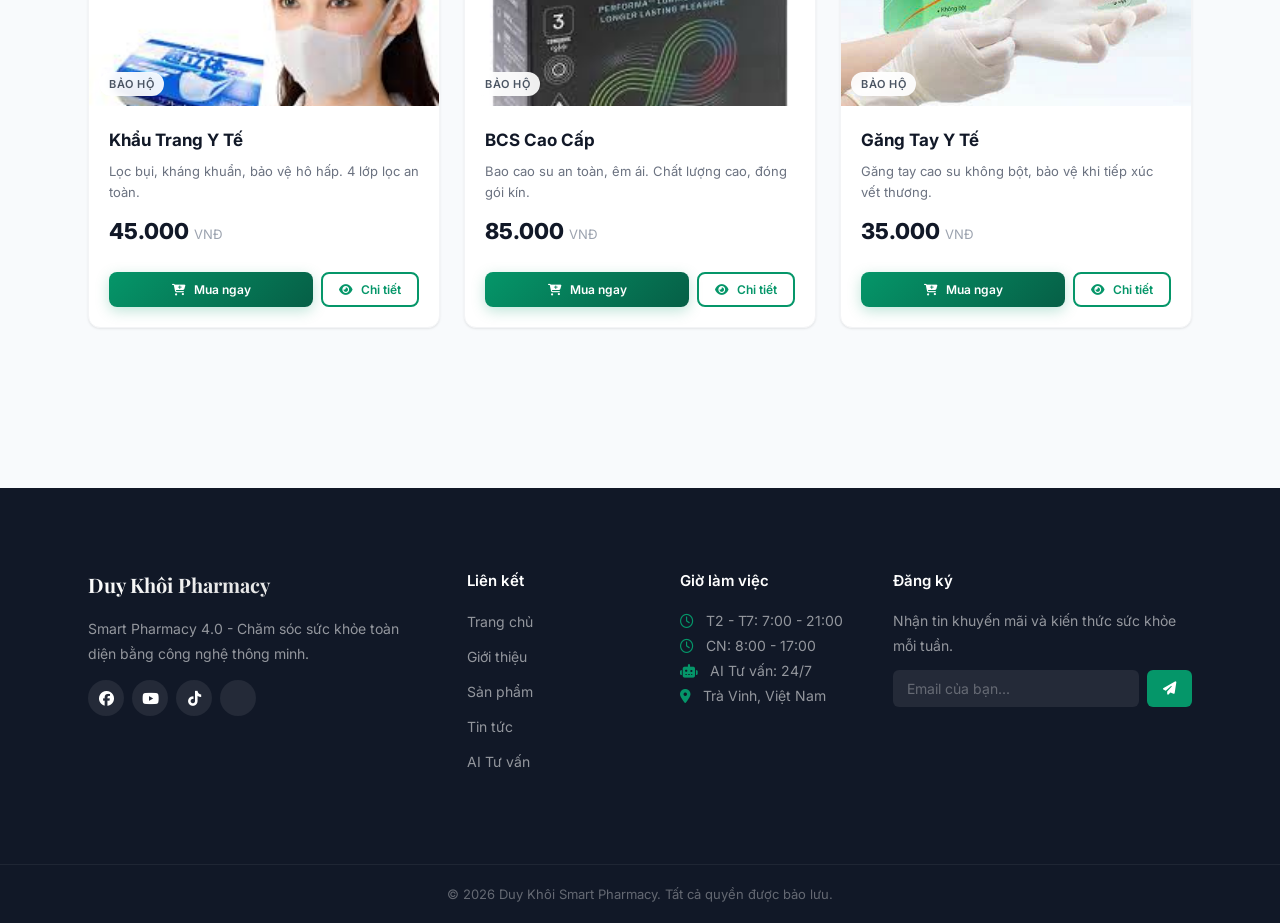
<file: html/san-pham.html>
<!DOCTYPE html>
<html lang="vi">
<head>
    <meta charset="UTF-8">
    <meta name="viewport" content="width=device-width, initial-scale=1.0">
    <title>Sản phẩm - Duy Khôi Pharmacy</title>
    <link rel="stylesheet" href="../assets/css/style.css">
    <link rel="stylesheet" href="https://cdnjs.cloudflare.com/ajax/libs/font-awesome/6.5.1/css/all.min.css">
</head>
<body>

    <button class="theme-fab" onclick="toggleDarkMode()"><i class="fa-solid fa-moon"></i></button>
    <button id="topBtn" onclick="backToTop()"><i class="fa-solid fa-arrow-up"></i></button>
    <button class="cart-fab" onclick="showCart()">
        <i class="fa-solid fa-cart-shopping"></i>
        <span class="count" id="cartCount">0</span>
    </button>

    <header>
        <div class="logo-area">
            <img src="../assets/logo.jpg" class="logo" alt="Duy Khôi Pharmacy">
            <div>
                <h2>Duy Khôi</h2>
                <p>Smart Pharmacy</p>
            </div>
        </div>
        <div class="user-greet" id="userGreeting" style="display:none">
            <i class="fa-solid fa-circle-user"></i>
            <span class="name" id="userName"></span>
            <button class="logout-btn" onclick="logout()" title="Đăng xuất"><i class="fa-solid fa-right-from-bracket"></i></button>
        </div>
        <div class="menu-toggle" onclick="toggleMenu()"><i class="fa-solid fa-bars"></i></div>
        <nav id="navMenu">
            <a href="../index.html">Trang chủ</a>
            <a href="gioi-thieu.html">Giới thiệu</a>
            <a href="san-pham.html" class="active">Sản phẩm</a>
            <a href="tin-tuc.html">Tin tức</a>
            <a href="chi-tiet.html">Chi tiết</a>
            <a href="lien-he.html">AI Tư vấn</a>
            <a href="dang-nhap.html">Tài khoản</a>
        </nav>
    </header>

    <section class="page-hero">
        <h1>Tất Cả Sản Phẩm</h1>
        <p>Thuốc chính hãng - Thiết bị y tế - Sản phẩm bảo hộ</p>
    </section>

    <div class="search-wrap">
        <input type="text" id="search" placeholder="🔍 Tìm kiếm sản phẩm..." oninput="searchMedicine()">
    </div>

    <div class="filter-pills" id="categoryFilter">
        <span class="filter-pill active" data-cat="all" onclick="filterByCategoryPill(this)">Tất cả</span>
        <span class="filter-pill" data-cat="giam-dau" onclick="filterByCategoryPill(this)">Giảm đau, hạ sốt</span>
        <span class="filter-pill" data-cat="khang-sinh" onclick="filterByCategoryPill(this)">Kháng sinh</span>
        <span class="filter-pill" data-cat="vitamin" onclick="filterByCategoryPill(this)">Vitamin & Khoáng chất</span>
        <span class="filter-pill" data-cat="tieu-hoa" onclick="filterByCategoryPill(this)">Tiêu hóa</span>
        <span class="filter-pill" data-cat="ho-hap" onclick="filterByCategoryPill(this)">Hô hấp</span>
        <span class="filter-pill" data-cat="di-ung" onclick="filterByCategoryPill(this)">Dị ứng</span>
        <span class="filter-pill" data-cat="bo-nao" onclick="filterByCategoryPill(this)">Bổ não & Tim mạch</span>
        <span class="filter-pill" data-cat="dong-y" onclick="filterByCategoryPill(this)">Đông y</span>
        <span class="filter-pill" data-cat="dung-cu" onclick="filterByCategoryPill(this)">Dụng cụ y tế</span>
        <span class="filter-pill" data-cat="bao-ho" onclick="filterByCategoryPill(this)">Bảo hộ</span>
    </div>

    <div style="display:flex;gap:12px;align-items:center;justify-content:center;flex-wrap:wrap;margin-bottom:32px;">
        <select id="priceFilter" onchange="filterProducts()" style="padding:8px 20px;border:1.5px solid var(--gray-200);border-radius:50px;font-family:var(--font);font-size:13px;outline:none;cursor:pointer;background:white;color:var(--gray-600);">
            <option value="all">Tất cả mức giá</option>
            <option value="low">Dưới 100.000đ</option>
            <option value="mid">100.000đ - 300.000đ</option>
            <option value="high">Trên 300.000đ</option>
        </select>
        <span style="font-size:13px;color:var(--gray-400);font-weight:500;" id="productCountBadge"><span id="visibleCount">0</span> sản phẩm</span>
    </div>

    <!-- ===== Thuốc giảm đau, hạ sốt ===== -->
    <section class="products-section category-section" data-cat="giam-dau" style="padding-top:0;">
        <div class="text-center reveal">
            <div class="section-label">Danh mục</div>
            <h2 class="section-title">Thuốc Giảm Đau, Hạ Sốt</h2>
            <p class="section-sub">Giảm nhanh các triệu chứng đau đầu, đau cơ, sốt thông thường</p>
        </div>
        <div class="products-grid">
            <div class="product-card reveal stagger-1" data-cat="giam-dau">
                <div class="img-wrap">
                    <img src="../assets/panaldo.jpeg" alt="Paracetamol 500mg">
                    <span class="badge">Giảm đau, hạ sốt</span>
                    <span class="product-badge hot">Bán chạy</span>
                </div>
                <div class="body">
                    <h3>Paracetamol 500mg</h3>
                    <p>Giảm sốt, giảm đau đầu và đau cơ nhẹ. Dành cho người 12+.</p>
                    <div class="price">25.000 <small>VNĐ</small></div>
                    <div class="actions">
                        <button class="btn btn-primary" onclick="addCart('Paracetamol')"><i class="fa-solid fa-cart-plus"></i> Mua ngay</button>
                        <a href="chi-tiet.html#paracetamol"><button class="btn btn-outline"><i class="fa-solid fa-eye"></i> Chi tiết</button></a>
                    </div>
                </div>
            </div>
            <div class="product-card reveal stagger-2" data-cat="giam-dau">
                <div class="img-wrap">
                    <img src="../assets/Ibuprofen 400mg.jpg" alt="Ibuprofen 400mg">
                    <span class="badge">Giảm đau, hạ sốt</span>
                    <span class="product-badge sale">Giảm 10%</span>
                </div>
                <div class="body">
                    <h3>Ibuprofen 400mg</h3>
                    <p>Giảm đau khớp, đau cơ, hạ sốt mạnh. Chống viêm hiệu quả.</p>
                    <div class="price">45.000 <small>VNĐ</small></div>
                    <div class="actions">
                        <button class="btn btn-primary" onclick="addCart('Ibuprofen')"><i class="fa-solid fa-cart-plus"></i> Mua ngay</button>
                        <a href="chi-tiet.html#ibuprofen"><button class="btn btn-outline"><i class="fa-solid fa-eye"></i> Chi tiết</button></a>
                    </div>
                </div>
            </div>
            <div class="product-card reveal stagger-3" data-cat="giam-dau">
                <div class="img-wrap">
                    <img src="../assets/Aspirin 80mg.jpg" alt="Aspirin">
                    <span class="badge">Giảm đau, hạ sốt</span>
                </div>
                <div class="body">
                    <h3>Aspirin 80mg</h3>
                    <p>Giảm đau nhẹ, chống đông máu. Bảo vệ tim mạch cho người lớn tuổi.</p>
                    <div class="price">35.000 <small>VNĐ</small></div>
                    <div class="actions">
                        <button class="btn btn-primary" onclick="addCart('Aspirin')"><i class="fa-solid fa-cart-plus"></i> Mua ngay</button>
                        <a href="chi-tiet.html#aspirin"><button class="btn btn-outline"><i class="fa-solid fa-eye"></i> Chi tiết</button></a>
                    </div>
                </div>
            </div>
        </div>
    </section>

    <!-- ===== Thuốc kháng sinh ===== -->
    <section class="products-section category-section" data-cat="khang-sinh" style="padding-top:0;">
        <div class="text-center reveal">
            <div class="section-label">Danh mục</div>
            <h2 class="section-title">Thuốc Kháng Sinh</h2>
            <p class="section-sub">Điều trị nhiễm khuẩn theo chỉ định của bác sĩ</p>
        </div>
        <div class="products-grid">
            <div class="product-card reveal stagger-1" data-cat="khang-sinh">
                <div class="img-wrap">
                    <img src="../assets/antibi.jpeg" alt="Antibi">
                    <span class="badge">Kháng sinh</span>
                    <span class="product-badge hot">Bán chạy</span>
                </div>
                <div class="body">
                    <h3>Antibi</h3>
                    <p>Hỗ trợ điều trị viêm họng và nhiễm khuẩn nhẹ. Dành cho người 18+.</p>
                    <div class="price">65.000 <small>VNĐ</small></div>
                    <div class="actions">
                        <button class="btn btn-primary" onclick="addCart('Antibi')"><i class="fa-solid fa-cart-plus"></i> Mua ngay</button>
                        <a href="chi-tiet.html#antibi"><button class="btn btn-outline"><i class="fa-solid fa-eye"></i> Chi tiết</button></a>
                    </div>
                </div>
            </div>
            <div class="product-card reveal stagger-2" data-cat="khang-sinh">
                <div class="img-wrap">
                    <img src="../assets/Amoxicillin 500mg.jpg" alt="Amoxicillin">
                    <span class="badge">Kháng sinh</span>
                    <span class="product-badge sale">Giảm 10%</span>
                </div>
                <div class="body">
                    <h3>Amoxicillin 500mg</h3>
                    <p>Kháng sinh phổ rộng, trị nhiễm khuẩn hô hấp, tiết niệu. Cần kê đơn.</p>
                    <div class="price">85.000 <small>VNĐ</small></div>
                    <div class="actions">
                        <button class="btn btn-primary" onclick="addCart('Amoxicillin')"><i class="fa-solid fa-cart-plus"></i> Mua ngay</button>
                        <a href="chi-tiet.html#amoxicillin"><button class="btn btn-outline"><i class="fa-solid fa-eye"></i> Chi tiết</button></a>
                    </div>
                </div>
            </div>
            <div class="product-card reveal stagger-3" data-cat="khang-sinh">
                <div class="img-wrap">
                    <img src="../assets/Azithromycin 250mg.jpg" alt="Azithromycin">
                    <span class="badge">Kháng sinh</span>
                </div>
                <div class="body">
                    <h3>Azithromycin 250mg</h3>
                    <p>Kháng sinh điều trị viêm phổi, viêm phế quản, nhiễm khuẩn da.</p>
                    <div class="price">120.000 <small>VNĐ</small></div>
                    <div class="actions">
                        <button class="btn btn-primary" onclick="addCart('Azithromycin')"><i class="fa-solid fa-cart-plus"></i> Mua ngay</button>
                        <a href="chi-tiet.html#azithromycin"><button class="btn btn-outline"><i class="fa-solid fa-eye"></i> Chi tiết</button></a>
                    </div>
                </div>
            </div>
        </div>
    </section>

    <!-- ===== Vitamin & Khoáng chất ===== -->
    <section class="products-section category-section" data-cat="vitamin" style="padding-top:0;">
        <div class="text-center reveal">
            <div class="section-label">Danh mục</div>
            <h2 class="section-title">Vitamin &amp; Khoáng Chất</h2>
            <p class="section-sub">Bổ sung dưỡng chất thiết yếu cho cơ thể khỏe mạnh</p>
        </div>
        <div class="products-grid">
            <div class="product-card reveal stagger-1" data-cat="vitamin">
                <div class="img-wrap">
                    <img src="../assets/vitamin c.jpeg" alt="Vitamin C">
                    <span class="badge">Vitamin</span>
                    <span class="product-badge hot">Bán chạy</span>
                </div>
                <div class="body">
                    <h3>Vitamin C 500mg</h3>
                    <p>Bổ sung vitamin tăng sức đề kháng. Phù hợp cho cả gia đình 6+.</p>
                    <div class="price">70.000 <small>VNĐ</small></div>
                    <div class="actions">
                        <button class="btn btn-primary" onclick="addCart('Vitamin C')"><i class="fa-solid fa-cart-plus"></i> Mua ngay</button>
                        <a href="chi-tiet.html#vitamin-c"><button class="btn btn-outline"><i class="fa-solid fa-eye"></i> Chi tiết</button></a>
                    </div>
                </div>
            </div>
            <div class="product-card reveal stagger-2" data-cat="vitamin">
                <div class="img-wrap">
                    <img src="../assets/Canxi 500mg.jpg" alt="Canxi">
                    <span class="badge">Khoáng chất</span>
                    <span class="product-badge sale">Giảm 10%</span>
                </div>
                <div class="body">
                    <h3>Canxi 500mg</h3>
                    <p>Bổ sung canxi cho xương chắc khỏe, phòng ngừa loãng xương.</p>
                    <div class="price">120.000 <small>VNĐ</small></div>
                    <div class="actions">
                        <button class="btn btn-primary" onclick="addCart('Canxi')"><i class="fa-solid fa-cart-plus"></i> Mua ngay</button>
                        <a href="chi-tiet.html#canxi"><button class="btn btn-outline"><i class="fa-solid fa-eye"></i> Chi tiết</button></a>
                    </div>
                </div>
            </div>
            <div class="product-card reveal stagger-3" data-cat="vitamin">
                <div class="img-wrap">
                    <img src="../assets/Vitamin B Complex.jpg" alt="Vitamin B Complex">
                    <span class="badge">Vitamin</span>
                </div>
                <div class="body">
                    <h3>Vitamin B Complex</h3>
                    <p>Bổ sung nhóm vitamin B, tăng chuyển hóa năng lượng, giảm mệt mỏi.</p>
                    <div class="price">90.000 <small>VNĐ</small></div>
                    <div class="actions">
                        <button class="btn btn-primary" onclick="addCart('Vitamin B Complex')"><i class="fa-solid fa-cart-plus"></i> Mua ngay</button>
                        <a href="chi-tiet.html#vitamin-b"><button class="btn btn-outline"><i class="fa-solid fa-eye"></i> Chi tiết</button></a>
                    </div>
                </div>
            </div>
            <div class="product-card reveal stagger-4" data-cat="vitamin">
                <div class="img-wrap">
                    <img src="../assets/Vitamin D3 400IU.jpg" alt="Vitamin D3">
                    <span class="badge">Vitamin</span>
                </div>
                <div class="body">
                    <h3>Vitamin D3 400IU</h3>
                    <p>Hỗ trợ hấp thu canxi, tốt cho xương và hệ miễn dịch.</p>
                    <div class="price">65.000 <small>VNĐ</small></div>
                    <div class="actions">
                        <button class="btn btn-primary" onclick="addCart('Vitamin D3')"><i class="fa-solid fa-cart-plus"></i> Mua ngay</button>
                        <a href="chi-tiet.html#vitamin-d3"><button class="btn btn-outline"><i class="fa-solid fa-eye"></i> Chi tiết</button></a>
                    </div>
                </div>
            </div>
        </div>
    </section>

    <!-- ===== Thuốc tiêu hóa ===== -->
    <section class="products-section category-section" data-cat="tieu-hoa" style="padding-top:0;">
        <div class="text-center reveal">
            <div class="section-label">Danh mục</div>
            <h2 class="section-title">Thuốc Tiêu Hóa</h2>
            <p class="section-sub">Hỗ trợ tiêu hóa, giảm đau dạ dày, đầy hơi, khó tiêu</p>
        </div>
        <div class="products-grid">
            <div class="product-card reveal stagger-1" data-cat="tieu-hoa">
                <div class="img-wrap">
                    <img src="../assets/Men Tiêu Hóa.jpg" alt="Men tiêu hóa">
                    <span class="badge">Tiêu hóa</span>
                    <span class="product-badge hot">Bán chạy</span>
                </div>
                <div class="body">
                    <h3>Men Tiêu Hóa</h3>
                    <p>Bổ sung enzym tiêu hóa, hỗ trợ ăn ngon, giảm đầy bụng.</p>
                    <div class="price">55.000 <small>VNĐ</small></div>
                    <div class="actions">
                        <button class="btn btn-primary" onclick="addCart('Men Tiêu Hóa')"><i class="fa-solid fa-cart-plus"></i> Mua ngay</button>
                        <a href="chi-tiet.html#men-tieu-hoa"><button class="btn btn-outline"><i class="fa-solid fa-eye"></i> Chi tiết</button></a>
                    </div>
                </div>
            </div>
            <div class="product-card reveal stagger-2" data-cat="tieu-hoa">
                <div class="img-wrap">
                    <img src="../assets/Omeprazole 20mg.jpg" alt="Omeprazole">
                    <span class="badge">Tiêu hóa</span>
                    <span class="product-badge sale">Giảm 10%</span>
                </div>
                <div class="body">
                    <h3>Omeprazole 20mg</h3>
                    <p>Điều trị trào ngược dạ dày, viêm loét dạ dày - tá tràng.</p>
                    <div class="price">75.000 <small>VNĐ</small></div>
                    <div class="actions">
                        <button class="btn btn-primary" onclick="addCart('Omeprazole')"><i class="fa-solid fa-cart-plus"></i> Mua ngay</button>
                        <a href="chi-tiet.html#omeprazole"><button class="btn btn-outline"><i class="fa-solid fa-eye"></i> Chi tiết</button></a>
                    </div>
                </div>
            </div>
            <div class="product-card reveal stagger-3" data-cat="tieu-hoa">
                <div class="img-wrap">
                    <img src="../assets/Berberin.jpg" alt="Berberin">
                    <span class="badge">Tiêu hóa</span>
                </div>
                <div class="body">
                    <h3>Berberin</h3>
                    <p>Kháng khuẩn đường ruột, trị tiêu chảy, viêm ruột hiệu quả.</p>
                    <div class="price">40.000 <small>VNĐ</small></div>
                    <div class="actions">
                        <button class="btn btn-primary" onclick="addCart('Berberin')"><i class="fa-solid fa-cart-plus"></i> Mua ngay</button>
                        <a href="chi-tiet.html#berberin"><button class="btn btn-outline"><i class="fa-solid fa-eye"></i> Chi tiết</button></a>
                    </div>
                </div>
            </div>
        </div>
    </section>

    <!-- ===== Thuốc hô hấp ===== -->
    <section class="products-section category-section" data-cat="ho-hap" style="padding-top:0;">
        <div class="text-center reveal">
            <div class="section-label">Danh mục</div>
            <h2 class="section-title">Thuốc Hô Hấp</h2>
            <p class="section-sub">Giảm ho, long đờm, hỗ trợ điều trị viêm họng, cảm cúm</p>
        </div>
        <div class="products-grid">
            <div class="product-card reveal stagger-1" data-cat="ho-hap">
                <div class="img-wrap">
                    <img src="../assets/Thuốc Ho Bổ Phế.jpg" alt="Thuốc ho Bổ Phế">
                    <span class="badge">Hô hấp</span>
                    <span class="product-badge hot">Bán chạy</span>
                </div>
                <div class="body">
                    <h3>Thuốc Ho Bổ Phế</h3>
                    <p>Giảm ho, long đờm, làm dịu cổ họng. Thảo dược lành tính.</p>
                    <div class="price">35.000 <small>VNĐ</small></div>
                    <div class="actions">
                        <button class="btn btn-primary" onclick="addCart('Thuốc Ho Bổ Phế')"><i class="fa-solid fa-cart-plus"></i> Mua ngay</button>
                        <a href="chi-tiet.html#ho-bo-phe"><button class="btn btn-outline"><i class="fa-solid fa-eye"></i> Chi tiết</button></a>
                    </div>
                </div>
            </div>
            <div class="product-card reveal stagger-2" data-cat="ho-hap">
                <div class="img-wrap">
                    <img src="../assets/Siro Ho Prospan.jpg" alt="Siro ho Prospan">
                    <span class="badge">Hô hấp</span>
                    <span class="product-badge sale">Giảm 10%</span>
                </div>
                <div class="body">
                    <h3>Siro Ho Prospan</h3>
                    <p>Trị ho cho bé từ 1 tuổi. Chiết xuất thảo dược thiên nhiên an toàn.</p>
                    <div class="price">60.000 <small>VNĐ</small></div>
                    <div class="actions">
                        <button class="btn btn-primary" onclick="addCart('Siro Ho Prospan')"><i class="fa-solid fa-cart-plus"></i> Mua ngay</button>
                        <a href="chi-tiet.html#siro-prospan"><button class="btn btn-outline"><i class="fa-solid fa-eye"></i> Chi tiết</button></a>
                    </div>
                </div>
            </div>
            <div class="product-card reveal stagger-3" data-cat="ho-hap">
                <div class="img-wrap">
                    <img src="../assets/Thuốc Cảm Tổng Hợp.jpg" alt="Thuốc cảm">
                    <span class="badge">Hô hấp</span>
                </div>
                <div class="body">
                    <h3>Thuốc Cảm Tổng Hợp</h3>
                    <p>Giảm các triệu chứng cảm cúm: sổ mũi, nghẹt mũi, đau đầu.</p>
                    <div class="price">28.000 <small>VNĐ</small></div>
                    <div class="actions">
                        <button class="btn btn-primary" onclick="addCart('Thuốc Cảm')"><i class="fa-solid fa-cart-plus"></i> Mua ngay</button>
                        <a href="chi-tiet.html#thuoc-cam"><button class="btn btn-outline"><i class="fa-solid fa-eye"></i> Chi tiết</button></a>
                    </div>
                </div>
            </div>
        </div>
    </section>

    <!-- ===== Thuốc dị ứng ===== -->
    <section class="products-section category-section" data-cat="di-ung" style="padding-top:0;">
        <div class="text-center reveal">
            <div class="section-label">Danh mục</div>
            <h2 class="section-title">Thuốc Dị Ứng</h2>
            <p class="section-sub">Chống dị ứng, giảm mề đay, mẩn ngứa, viêm mũi dị ứng</p>
        </div>
        <div class="products-grid">
            <div class="product-card reveal stagger-1" data-cat="di-ung">
                <div class="img-wrap">
                    <img src="../assets/Cetirizin 10mg.jpg" alt="Cetirizin">
                    <span class="badge">Dị ứng</span>
                    <span class="product-badge hot">Bán chạy</span>
                </div>
                <div class="body">
                    <h3>Cetirizin 10mg</h3>
                    <p>Kháng histamin, giảm nhanh triệu chứng dị ứng, mề đay, mẩn ngứa.</p>
                    <div class="price">40.000 <small>VNĐ</small></div>
                    <div class="actions">
                        <button class="btn btn-primary" onclick="addCart('Cetirizin')"><i class="fa-solid fa-cart-plus"></i> Mua ngay</button>
                        <a href="chi-tiet.html#cetirizin"><button class="btn btn-outline"><i class="fa-solid fa-eye"></i> Chi tiết</button></a>
                    </div>
                </div>
            </div>
            <div class="product-card reveal stagger-2" data-cat="di-ung">
                <div class="img-wrap">
                    <img src="../assets/Loratadin 10mg.jpg" alt="Loratadin">
                    <span class="badge">Dị ứng</span>
                    <span class="product-badge sale">Giảm 10%</span>
                </div>
                <div class="body">
                    <h3>Loratadin 10mg</h3>
                    <p>Kháng histamin thế hệ mới, trị viêm mũi dị ứng, mề đay mạn tính.</p>
                    <div class="price">55.000 <small>VNĐ</small></div>
                    <div class="actions">
                        <button class="btn btn-primary" onclick="addCart('Loratadin')"><i class="fa-solid fa-cart-plus"></i> Mua ngay</button>
                        <a href="chi-tiet.html#loratadin"><button class="btn btn-outline"><i class="fa-solid fa-eye"></i> Chi tiết</button></a>
                    </div>
                </div>
            </div>
        </div>
    </section>

    <!-- ===== Thuốc bổ não & tim mạch ===== -->
    <section class="products-section category-section" data-cat="bo-nao" style="padding-top:0;">
        <div class="text-center reveal">
            <div class="section-label">Danh mục</div>
            <h2 class="section-title">Thuốc Bổ Não &amp; Tim Mạch</h2>
            <p class="section-sub">Tăng cường tuần hoàn não, hỗ trợ tim mạch và trí nhớ</p>
        </div>
        <div class="products-grid">
            <div class="product-card reveal stagger-1" data-cat="bo-nao">
                <div class="img-wrap">
                    <img src="../assets/Omega 3.jpg" alt="Omega 3">
                    <span class="badge">Bổ não</span>
                    <span class="product-badge hot">Bán chạy</span>
                </div>
                <div class="body">
                    <h3>Omega 3</h3>
                    <p>Hỗ trợ tim mạch, giảm cholesterol xấu, tăng cường trí não.</p>
                    <div class="price">150.000 <small>VNĐ</small></div>
                    <div class="actions">
                        <button class="btn btn-primary" onclick="addCart('Omega 3')"><i class="fa-solid fa-cart-plus"></i> Mua ngay</button>
                        <a href="chi-tiet.html#omega-3"><button class="btn btn-outline"><i class="fa-solid fa-eye"></i> Chi tiết</button></a>
                    </div>
                </div>
            </div>
            <div class="product-card reveal stagger-2" data-cat="bo-nao">
                <div class="img-wrap">
                    <img src="../assets/Ginkgo Biloba 120mg.jpg" alt="Ginkgo Biloba">
                    <span class="badge">Bổ não</span>
                    <span class="product-badge sale">Giảm 10%</span>
                </div>
                <div class="body">
                    <h3>Ginkgo Biloba 120mg</h3>
                    <p>Tăng tuần hoàn não, cải thiện trí nhớ, giảm đau đầu, hoa mắt.</p>
                    <div class="price">200.000 <small>VNĐ</small></div>
                    <div class="actions">
                        <button class="btn btn-primary" onclick="addCart('Ginkgo Biloba')"><i class="fa-solid fa-cart-plus"></i> Mua ngay</button>
                        <a href="chi-tiet.html#ginkgo-biloba"><button class="btn btn-outline"><i class="fa-solid fa-eye"></i> Chi tiết</button></a>
                    </div>
                </div>
            </div>
            <div class="product-card reveal stagger-3" data-cat="bo-nao">
                <div class="img-wrap">
                    <img src="../assets/Coenzyme Q10.jpg" alt="Coenzyme Q10">
                    <span class="badge">Tim mạch</span>
                </div>
                <div class="body">
                    <h3>Coenzyme Q10</h3>
                    <p>Bổ trợ tim mạch, tăng năng lượng tế bào, chống lão hóa.</p>
                    <div class="price">250.000 <small>VNĐ</small></div>
                    <div class="actions">
                        <button class="btn btn-primary" onclick="addCart('Coenzyme Q10')"><i class="fa-solid fa-cart-plus"></i> Mua ngay</button>
                        <a href="chi-tiet.html#co-q10"><button class="btn btn-outline"><i class="fa-solid fa-eye"></i> Chi tiết</button></a>
                    </div>
                </div>
            </div>
        </div>
    </section>

    <!-- ===== Thuốc đông y ===== -->
    <section class="products-section category-section" data-cat="dong-y" style="padding-top:0;">
        <div class="text-center reveal">
            <div class="section-label">Danh mục</div>
            <h2 class="section-title">Thuốc Đông Y</h2>
            <p class="section-sub">Sản phẩm từ thảo dược thiên nhiên, an toàn và lành tính</p>
        </div>
        <div class="products-grid">
            <div class="product-card reveal stagger-1" data-cat="dong-y">
                <div class="img-wrap">
                    <img src="../assets/Dầu Gió.jpg" alt="Dầu gió">
                    <span class="badge">Đông y</span>
                    <span class="product-badge hot">Bán chạy</span>
                </div>
                <div class="body">
                    <h3>Dầu Gió</h3>
                    <p>Xoa bóp giảm đau nhức, cảm cúm, đầy hơi. Tinh dầu thiên nhiên.</p>
                    <div class="price">25.000 <small>VNĐ</small></div>
                    <div class="actions">
                        <button class="btn btn-primary" onclick="addCart('Dầu Gió')"><i class="fa-solid fa-cart-plus"></i> Mua ngay</button>
                        <a href="chi-tiet.html#dau-gio"><button class="btn btn-outline"><i class="fa-solid fa-eye"></i> Chi tiết</button></a>
                    </div>
                </div>
            </div>
            <div class="product-card reveal stagger-2" data-cat="dong-y">
                <div class="img-wrap">
                    <img src="../assets/Cao Xương Khớp.jpg" alt="Cao xương khớp">
                    <span class="badge">Đông y</span>
                    <span class="product-badge sale">Giảm 10%</span>
                </div>
                <div class="body">
                    <h3>Cao Xương Khớp</h3>
                    <p>Bổ xương khớp, giảm đau nhức, hỗ trợ điều trị thoái hóa khớp.</p>
                    <div class="price">80.000 <small>VNĐ</small></div>
                    <div class="actions">
                        <button class="btn btn-primary" onclick="addCart('Cao Xương Khớp')"><i class="fa-solid fa-cart-plus"></i> Mua ngay</button>
                        <a href="chi-tiet.html#cao-xuong-khop"><button class="btn btn-outline"><i class="fa-solid fa-eye"></i> Chi tiết</button></a>
                    </div>
                </div>
            </div>
            <div class="product-card reveal stagger-3" data-cat="dong-y">
                <div class="img-wrap">
                    <img src="../assets/Trà Nhân Trần.jpg" alt="Nhân trần">
                    <span class="badge">Đông y</span>
                </div>
                <div class="body">
                    <h3>Trà Nhân Trần</h3>
                    <p>Mát gan, giải độc, lợi tiểu. Hỗ trợ điều trị viêm gan, men gan cao.</p>
                    <div class="price">45.000 <small>VNĐ</small></div>
                    <div class="actions">
                        <button class="btn btn-primary" onclick="addCart('Trà Nhân Trần')"><i class="fa-solid fa-cart-plus"></i> Mua ngay</button>
                        <a href="chi-tiet.html#nhan-tran"><button class="btn btn-outline"><i class="fa-solid fa-eye"></i> Chi tiết</button></a>
                    </div>
                </div>
            </div>
        </div>
    </section>

    <!-- ===== Dụng cụ y tế ===== -->
    <section class="products-section category-section" data-cat="dung-cu" style="padding-top:0;">
        <div class="text-center reveal">
            <div class="section-label">Danh mục</div>
            <h2 class="section-title">Dụng Cụ Y Tế</h2>
            <p class="section-sub">Thiết bị y tế chính hãng, chất lượng cao, hỗ trợ chăm sóc sức khỏe tại nhà</p>
        </div>
        <div class="products-grid">
            <div class="product-card reveal stagger-1" data-cat="dung-cu">
                <div class="img-wrap">
                    <img src="../assets/nhiệt kế điện tử.jpg" alt="Nhiệt Kế Điện Tử">
                    <span class="badge">Dụng cụ y tế</span>
                    <span class="product-badge hot">Bán chạy</span>
                </div>
                <div class="body">
                    <h3>Nhiệt Kế Điện Tử</h3>
                    <p>Đo nhiệt độ nhanh chóng, chính xác. Màn hình LCD dễ đọc.</p>
                    <div class="price">180.000 <small>VNĐ</small></div>
                    <div class="actions">
                        <button class="btn btn-primary" onclick="addCart('Nhiệt Kế Điện Tử')"><i class="fa-solid fa-cart-plus"></i> Mua ngay</button>
                        <a href="chi-tiet.html#nhiet-ke"><button class="btn btn-outline"><i class="fa-solid fa-eye"></i> Chi tiết</button></a>
                    </div>
                </div>
            </div>
            <div class="product-card reveal stagger-2" data-cat="dung-cu">
                <div class="img-wrap">
                    <img src="../assets/đo đường điện tử.jpg" alt="Máy Đo Đường Huyết">
                    <span class="badge">Dụng cụ y tế</span>
                    <span class="product-badge sale">Giảm 10%</span>
                </div>
                <div class="body">
                    <h3>Máy Đo Đường Huyết</h3>
                    <p>Kiểm tra đường huyết nhanh tại nhà. Độ chính xác cao.</p>
                    <div class="price">790.000 <small>VNĐ</small></div>
                    <div class="actions">
                        <button class="btn btn-primary" onclick="addCart('Máy Đo Đường Huyết')"><i class="fa-solid fa-cart-plus"></i> Mua ngay</button>
                        <a href="chi-tiet.html#may-do-duong"><button class="btn btn-outline"><i class="fa-solid fa-eye"></i> Chi tiết</button></a>
                    </div>
                </div>
            </div>
            <div class="product-card reveal stagger-3" data-cat="dung-cu">
                <div class="img-wrap">
                    <img src="../assets/Băng Cá Nhân.jpg" alt="Băng cá nhân">
                    <span class="badge">Dụng cụ y tế</span>
                </div>
                <div class="body">
                    <h3>Băng Cá Nhân</h3>
                    <p>Băng vết thương nhanh, chống thấm, thoáng khí. Hộp 20 miếng.</p>
                    <div class="price">25.000 <small>VNĐ</small></div>
                    <div class="actions">
                        <button class="btn btn-primary" onclick="addCart('Băng Cá Nhân')"><i class="fa-solid fa-cart-plus"></i> Mua ngay</button>
                        <a href="chi-tiet.html#bang-ca-nhan"><button class="btn btn-outline"><i class="fa-solid fa-eye"></i> Chi tiết</button></a>
                    </div>
                </div>
            </div>
            <div class="product-card reveal stagger-4" data-cat="dung-cu">
                <div class="img-wrap">
                    <img src="../assets/Nước Muối Sinh Lý.jpg" alt="Nước muối sinh lý">
                    <span class="badge">Dụng cụ y tế</span>
                </div>
                <div class="body">
                    <h3>Nước Muối Sinh Lý</h3>
                    <p>Vệ sinh mũi, họng hàng ngày. An toàn cho trẻ sơ sinh và người lớn.</p>
                    <div class="price">15.000 <small>VNĐ</small></div>
                    <div class="actions">
                        <button class="btn btn-primary" onclick="addCart('Nước Muối Sinh Lý')"><i class="fa-solid fa-cart-plus"></i> Mua ngay</button>
                        <a href="chi-tiet.html#nuoc-muoi"><button class="btn btn-outline"><i class="fa-solid fa-eye"></i> Chi tiết</button></a>
                    </div>
                </div>
            </div>
            <div class="product-card reveal stagger-5" data-cat="dung-cu">
                <div class="img-wrap">
                    <img src="../assets/Bông Y Tế.jpg" alt="Bông y tế">
                    <span class="badge">Dụng cụ y tế</span>
                </div>
                <div class="body">
                    <h3>Bông Y Tế</h3>
                    <p>Bông thấm hút cao, vệ sinh vết thương, lau rửa. Gói 100g.</p>
                    <div class="price">30.000 <small>VNĐ</small></div>
                    <div class="actions">
                        <button class="btn btn-primary" onclick="addCart('Bông Y Tế')"><i class="fa-solid fa-cart-plus"></i> Mua ngay</button>
                        <a href="chi-tiet.html#bong-y-te"><button class="btn btn-outline"><i class="fa-solid fa-eye"></i> Chi tiết</button></a>
                    </div>
                </div>
            </div>
        </div>
    </section>

    <!-- ===== Sản phẩm bảo hộ ===== -->
    <section class="products-section category-section" data-cat="bao-ho" style="padding-top:0;">
        <div class="text-center reveal">
            <div class="section-label">Danh mục</div>
            <h2 class="section-title">Sản Phẩm Bảo Hộ</h2>
            <p class="section-sub">Bảo vệ sức khỏe bản thân và gia đình mỗi ngày</p>
        </div>
        <div class="products-grid">
            <div class="product-card reveal stagger-1" data-cat="bao-ho">
                <div class="img-wrap">
                    <img src="../assets/khẩu trang.jpg" alt="Khẩu Trang Y Tế">
                    <span class="badge">Bảo hộ</span>
                    <span class="product-badge hot">Bán chạy</span>
                </div>
                <div class="body">
                    <h3>Khẩu Trang Y Tế</h3>
                    <p>Lọc bụi, kháng khuẩn, bảo vệ hô hấp. 4 lớp lọc an toàn.</p>
                    <div class="price">45.000 <small>VNĐ</small></div>
                    <div class="actions">
                        <button class="btn btn-primary" onclick="addCart('Khẩu Trang Y Tế')"><i class="fa-solid fa-cart-plus"></i> Mua ngay</button>
                        <a href="chi-tiet.html#khau-trang"><button class="btn btn-outline"><i class="fa-solid fa-eye"></i> Chi tiết</button></a>
                    </div>
                </div>
            </div>
            <div class="product-card reveal stagger-2" data-cat="bao-ho">
                <div class="img-wrap">
                    <img src="../assets/bao cao su.jpg" alt="BCS Cao Cấp">
                    <span class="badge">Bảo hộ</span>
                    <span class="product-badge sale">Giảm 10%</span>
                </div>
                <div class="body">
                    <h3>BCS Cao Cấp</h3>
                    <p>Bao cao su an toàn, êm ái. Chất lượng cao, đóng gói kín.</p>
                    <div class="price">85.000 <small>VNĐ</small></div>
                    <div class="actions">
                        <button class="btn btn-primary" onclick="addCart('BCS Cao Cấp')"><i class="fa-solid fa-cart-plus"></i> Mua ngay</button>
                        <a href="chi-tiet.html#bcs"><button class="btn btn-outline"><i class="fa-solid fa-eye"></i> Chi tiết</button></a>
                    </div>
                </div>
            </div>
            <div class="product-card reveal stagger-3" data-cat="bao-ho">
                <div class="img-wrap">
                    <img src="../assets/Găng Tay Y Tế.jpg" alt="Găng tay y tế">
                    <span class="badge">Bảo hộ</span>
                </div>
                <div class="body">
                    <h3>Găng Tay Y Tế</h3>
                    <p>Găng tay cao su không bột, bảo vệ khi tiếp xúc vết thương.</p>
                    <div class="price">35.000 <small>VNĐ</small></div>
                    <div class="actions">
                        <button class="btn btn-primary" onclick="addCart('Găng Tay Y Tế')"><i class="fa-solid fa-cart-plus"></i> Mua ngay</button>
                        <a href="chi-tiet.html#gang-tay"><button class="btn btn-outline"><i class="fa-solid fa-eye"></i> Chi tiết</button></a>
                    </div>
                </div>
            </div>
        </div>
    </section>

    <footer>
        <div class="footer-grid">
            <div class="footer-col">
                <h3>Duy Khôi Pharmacy</h3>
                <p>Smart Pharmacy 4.0 - Chăm sóc sức khỏe toàn diện bằng công nghệ thông minh.</p>
                <div class="footer-social">
                    <a href="#"><i class="fa-brands fa-facebook"></i></a>
                    <a href="#"><i class="fa-brands fa-youtube"></i></a>
                    <a href="#"><i class="fa-brands fa-tiktok"></i></a>
                    <a href="#"><i class="fa-brands fa-zalo"></i></a>
                </div>
            </div>
            <div class="footer-col">
                <h4>Liên kết</h4>
                <ul class="footer-links">
                    <li><a href="../index.html">Trang chủ</a></li>
                    <li><a href="gioi-thieu.html">Giới thiệu</a></li>
                    <li><a href="san-pham.html">Sản phẩm</a></li>
                    <li><a href="tin-tuc.html">Tin tức</a></li>
                    <li><a href="lien-he.html">AI Tư vấn</a></li>
                </ul>
            </div>
            <div class="footer-col">
                <h4>Giờ làm việc</h4>
                <p><i class="fa-regular fa-clock"></i> T2 - T7: 7:00 - 21:00</p>
                <p><i class="fa-regular fa-clock"></i> CN: 8:00 - 17:00</p>
                <p><i class="fa-solid fa-robot"></i> AI Tư vấn: 24/7</p>
                <p><i class="fa-solid fa-location-dot"></i> Trà Vinh, Việt Nam</p>
            </div>
            <div class="footer-col">
                <h4>Đăng ký</h4>
                <p>Nhận tin khuyến mãi và kiến thức sức khỏe mỗi tuần.</p>
                <div class="footer-newsletter">
                    <input type="email" placeholder="Email của bạn...">
                    <button><i class="fa-solid fa-paper-plane"></i></button>
                </div>
            </div>
        </div>
        <div class="footer-bottom">
            <p>&copy; 2026 Duy Khôi Smart Pharmacy. Tất cả quyền được bảo lưu.</p>
        </div>
    </footer>

    <div class="clock-widget" id="clock"></div>

    <script src="../js/script.js"></script>
</body>
</html>
</file>
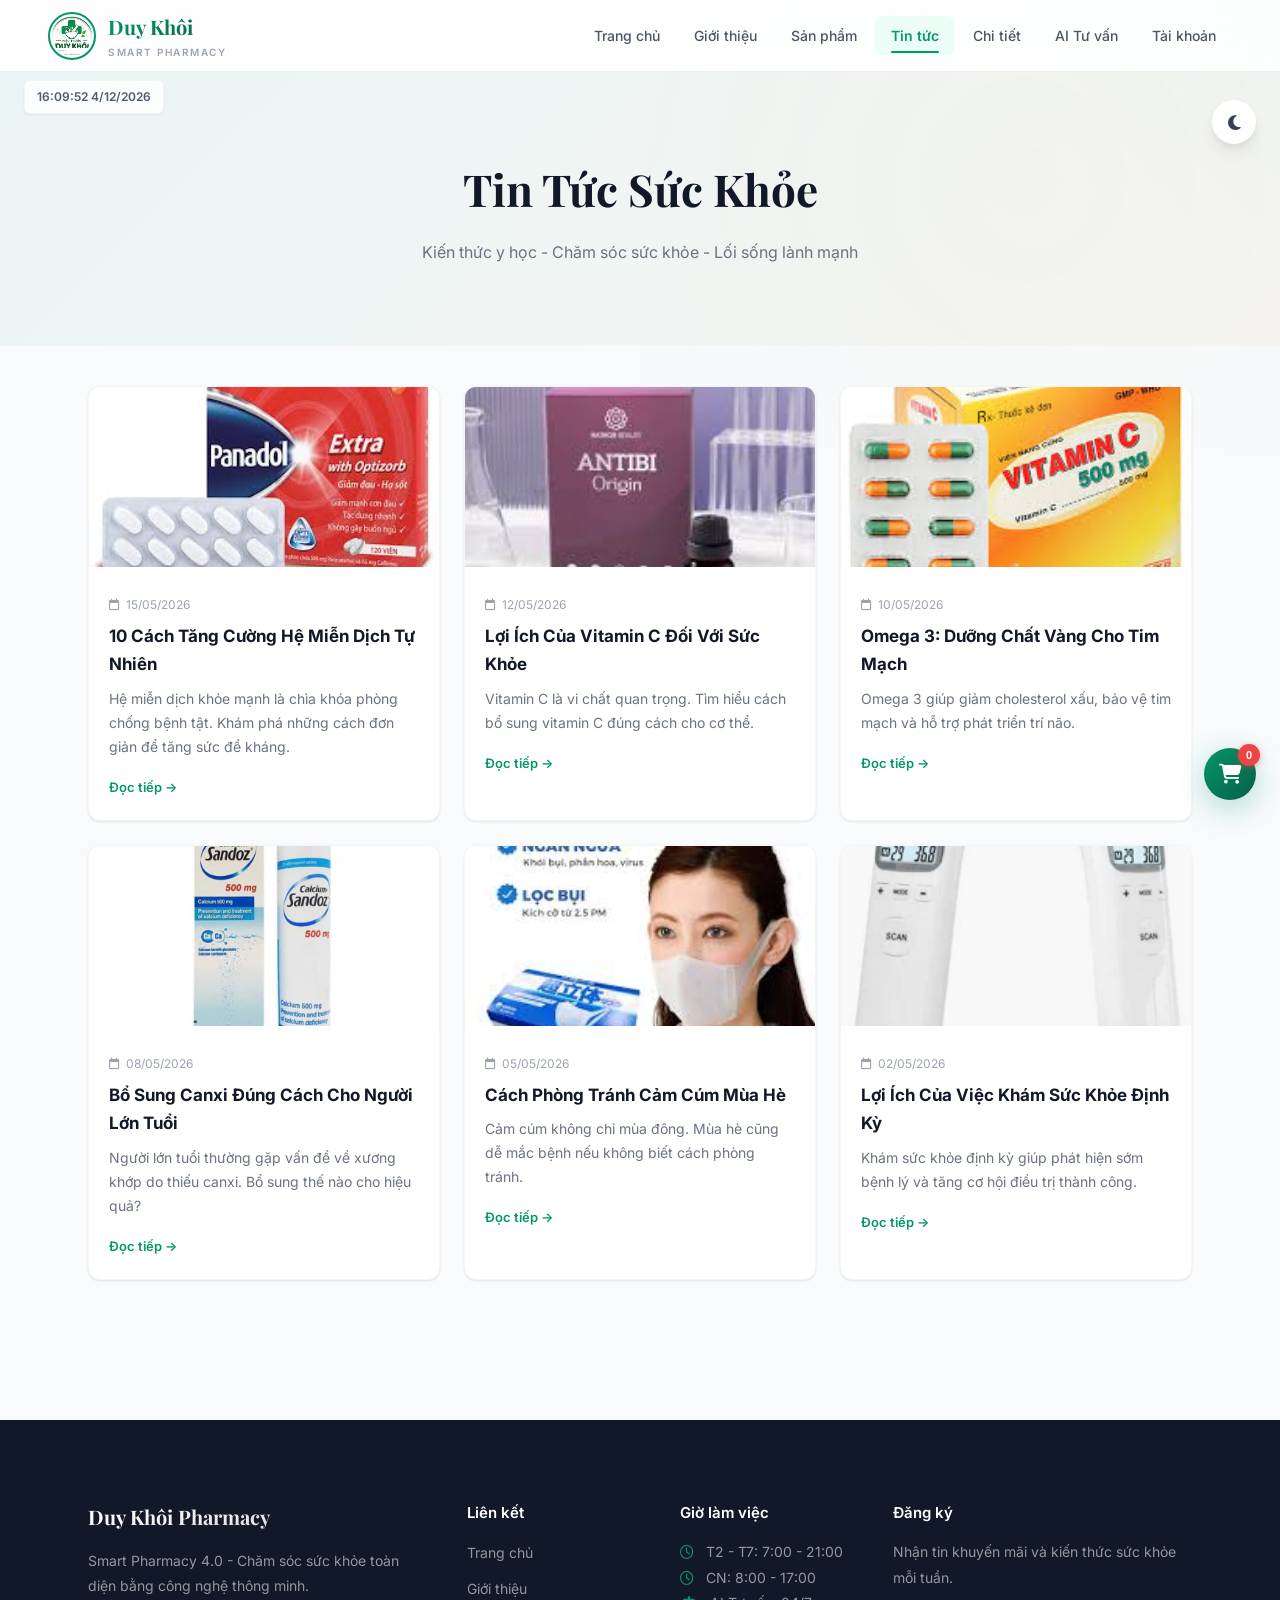
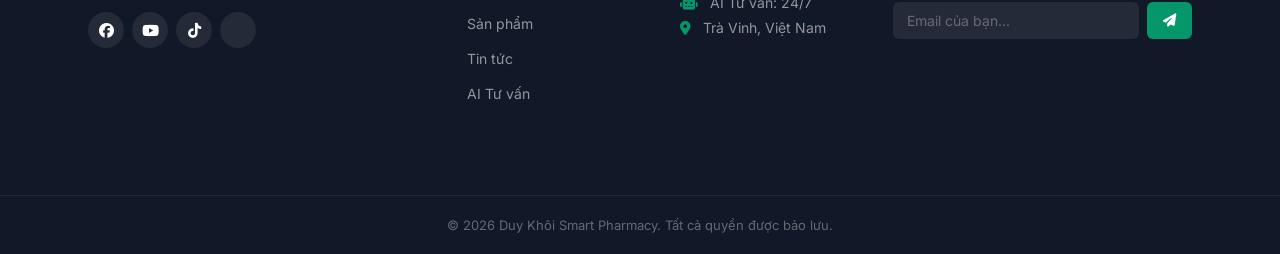
<file: html/tin-tuc.html>
<!DOCTYPE html>
<html lang="vi">
<head>
    <meta charset="UTF-8">
    <meta name="viewport" content="width=device-width, initial-scale=1.0">
    <title>Tin tức sức khỏe - Duy Khôi Pharmacy</title>
    <link rel="stylesheet" href="../assets/css/style.css">
    <link rel="stylesheet" href="https://cdnjs.cloudflare.com/ajax/libs/font-awesome/6.5.1/css/all.min.css">
</head>
<body>

    <button class="theme-fab" onclick="toggleDarkMode()"><i class="fa-solid fa-moon"></i></button>
    <button id="topBtn" onclick="backToTop()"><i class="fa-solid fa-arrow-up"></i></button>
    <button class="cart-fab" onclick="showCart()">
        <i class="fa-solid fa-cart-shopping"></i>
        <span class="count" id="cartCount">0</span>
    </button>

    <header>
        <div class="logo-area">
            <img src="../assets/logo.jpg" class="logo" alt="Duy Khôi Pharmacy">
            <div>
                <h2>Duy Khôi</h2>
                <p>Smart Pharmacy</p>
            </div>
        </div>
        <div class="user-greet" id="userGreeting" style="display:none">
            <i class="fa-solid fa-circle-user"></i>
            <span class="name" id="userName"></span>
            <button class="logout-btn" onclick="logout()" title="Đăng xuất"><i class="fa-solid fa-right-from-bracket"></i></button>
        </div>
        <div class="menu-toggle" onclick="toggleMenu()"><i class="fa-solid fa-bars"></i></div>
        <nav id="navMenu">
            <a href="../index.html">Trang chủ</a>
            <a href="gioi-thieu.html">Giới thiệu</a>
            <a href="san-pham.html">Sản phẩm</a>
            <a href="tin-tuc.html" class="active">Tin tức</a>
            <a href="chi-tiet.html">Chi tiết</a>
            <a href="lien-he.html">AI Tư vấn</a>
            <a href="dang-nhap.html">Tài khoản</a>
        </nav>
    </header>

    <section class="page-hero">
        <h1>Tin Tức Sức Khỏe</h1>
        <p>Kiến thức y học - Chăm sóc sức khỏe - Lối sống lành mạnh</p>
    </section>

    <div class="news-grid">
        <article class="news-card reveal stagger-1">
            <img src="../assets/panaldo.jpeg" alt="Sức khỏe">
            <div class="body">
                <p class="date"><i class="fa-regular fa-calendar"></i> 15/05/2026</p>
                <h3>10 Cách Tăng Cường Hệ Miễn Dịch Tự Nhiên</h3>
                <p>Hệ miễn dịch khỏe mạnh là chìa khóa phòng chống bệnh tật. Khám phá những cách đơn giản để tăng sức đề kháng.</p>
                <a href="#">Đọc tiếp →</a>
            </div>
        </article>
        <article class="news-card reveal stagger-2">
            <img src="../assets/antibi.jpeg" alt="Vitamin C">
            <div class="body">
                <p class="date"><i class="fa-regular fa-calendar"></i> 12/05/2026</p>
                <h3>Lợi Ích Của Vitamin C Đối Với Sức Khỏe</h3>
                <p>Vitamin C là vi chất quan trọng. Tìm hiểu cách bổ sung vitamin C đúng cách cho cơ thể.</p>
                <a href="#">Đọc tiếp →</a>
            </div>
        </article>
        <article class="news-card reveal stagger-3">
            <img src="../assets/vitamin c.jpeg" alt="Omega 3">
            <div class="body">
                <p class="date"><i class="fa-regular fa-calendar"></i> 10/05/2026</p>
                <h3>Omega 3: Dưỡng Chất Vàng Cho Tim Mạch</h3>
                <p>Omega 3 giúp giảm cholesterol xấu, bảo vệ tim mạch và hỗ trợ phát triển trí não.</p>
                <a href="#">Đọc tiếp →</a>
            </div>
        </article>
        <article class="news-card reveal stagger-1">
            <img src="../assets/Canxi 500mg.jpg" alt="Canxi">
            <div class="body">
                <p class="date"><i class="fa-regular fa-calendar"></i> 08/05/2026</p>
                <h3>Bổ Sung Canxi Đúng Cách Cho Người Lớn Tuổi</h3>
                <p>Người lớn tuổi thường gặp vấn đề về xương khớp do thiếu canxi. Bổ sung thế nào cho hiệu quả?</p>
                <a href="#">Đọc tiếp →</a>
            </div>
        </article>
        <article class="news-card reveal stagger-2">
            <img src="../assets/khẩu trang.jpg" alt="Sức khỏe">
            <div class="body">
                <p class="date"><i class="fa-regular fa-calendar"></i> 05/05/2026</p>
                <h3>Cách Phòng Tránh Cảm Cúm Mùa Hè</h3>
                <p>Cảm cúm không chỉ mùa đông. Mùa hè cũng dễ mắc bệnh nếu không biết cách phòng tránh.</p>
                <a href="#">Đọc tiếp →</a>
            </div>
        </article>
        <article class="news-card reveal stagger-3">
            <img src="../assets/nhiệt kế điện tử.jpg" alt="Sức khỏe">
            <div class="body">
                <p class="date"><i class="fa-regular fa-calendar"></i> 02/05/2026</p>
                <h3>Lợi Ích Của Việc Khám Sức Khỏe Định Kỳ</h3>
                <p>Khám sức khỏe định kỳ giúp phát hiện sớm bệnh lý và tăng cơ hội điều trị thành công.</p>
                <a href="#">Đọc tiếp →</a>
            </div>
        </article>
    </div>

    <footer>
        <div class="footer-grid">
            <div class="footer-col">
                <h3>Duy Khôi Pharmacy</h3>
                <p>Smart Pharmacy 4.0 - Chăm sóc sức khỏe toàn diện bằng công nghệ thông minh.</p>
                <div class="footer-social">
                    <a href="#"><i class="fa-brands fa-facebook"></i></a>
                    <a href="#"><i class="fa-brands fa-youtube"></i></a>
                    <a href="#"><i class="fa-brands fa-tiktok"></i></a>
                    <a href="#"><i class="fa-brands fa-zalo"></i></a>
                </div>
            </div>
            <div class="footer-col">
                <h4>Liên kết</h4>
                <ul class="footer-links">
                    <li><a href="../index.html">Trang chủ</a></li>
                    <li><a href="gioi-thieu.html">Giới thiệu</a></li>
                    <li><a href="san-pham.html">Sản phẩm</a></li>
                    <li><a href="tin-tuc.html">Tin tức</a></li>
                    <li><a href="lien-he.html">AI Tư vấn</a></li>
                </ul>
            </div>
            <div class="footer-col">
                <h4>Giờ làm việc</h4>
                <p><i class="fa-regular fa-clock"></i> T2 - T7: 7:00 - 21:00</p>
                <p><i class="fa-regular fa-clock"></i> CN: 8:00 - 17:00</p>
                <p><i class="fa-solid fa-robot"></i> AI Tư vấn: 24/7</p>
                <p><i class="fa-solid fa-location-dot"></i> Trà Vinh, Việt Nam</p>
            </div>
            <div class="footer-col">
                <h4>Đăng ký</h4>
                <p>Nhận tin khuyến mãi và kiến thức sức khỏe mỗi tuần.</p>
                <div class="footer-newsletter">
                    <input type="email" placeholder="Email của bạn...">
                    <button><i class="fa-solid fa-paper-plane"></i></button>
                </div>
            </div>
        </div>
        <div class="footer-bottom">
            <p>&copy; 2026 Duy Khôi Smart Pharmacy. Tất cả quyền được bảo lưu.</p>
        </div>
    </footer>

    <div class="clock-widget" id="clock"></div>

    <script src="../js/script.js"></script>
</body>
</html>
</file>
<file: assets/css/style.css>
@import url('https://fonts.googleapis.com/css2?family=Inter:wght@300;400;500;600;700;800&family=Playfair+Display:wght@600;700&display=swap');

:root {
    --green: #059669;
    --green-dark: #047857;
    --green-darker: #065f46;
    --green-light: #d1fae5;
    --green-soft: #ecfdf5;
    --gold: #d4a853;
    --gold-light: #fef3c7;
    --gold-dark: #b8860b;
    --white: #ffffff;
    --off-white: #f8fafc;
    --gray-50: #f9fafb;
    --gray-100: #f3f4f6;
    --gray-200: #e5e7eb;
    --gray-300: #d1d5db;
    --gray-400: #9ca3af;
    --gray-500: #6b7280;
    --gray-600: #4b5563;
    --gray-700: #374151;
    --gray-800: #1f2937;
    --gray-900: #111827;
    --shadow-xs: 0 1px 2px rgba(0,0,0,.04);
    --shadow-sm: 0 1px 3px rgba(0,0,0,.06), 0 1px 2px rgba(0,0,0,.04);
    --shadow: 0 4px 6px rgba(0,0,0,.05), 0 10px 15px rgba(0,0,0,.06);
    --shadow-md: 0 10px 15px rgba(0,0,0,.06), 0 4px 6px rgba(0,0,0,.04);
    --shadow-lg: 0 20px 25px rgba(0,0,0,.08), 0 8px 10px rgba(0,0,0,.04);
    --shadow-xl: 0 25px 50px rgba(0,0,0,.1);
    --shadow-green: 0 4px 14px rgba(5,150,105,.25);
    --shadow-green-lg: 0 8px 30px rgba(5,150,105,.3);
    --radius-xs: 6px;
    --radius-sm: 8px;
    --radius: 12px;
    --radius-md: 14px;
    --radius-lg: 16px;
    --radius-xl: 20px;
    --radius-2xl: 24px;
    --transition: .25s cubic-bezier(.4,0,.2,1);
    --transition-slow: .4s cubic-bezier(.4,0,.2,1);
    --font: 'Inter', -apple-system, BlinkMacSystemFont, sans-serif;
    --font-display: 'Playfair Display', Georgia, serif;
}

* { margin: 0; padding: 0; box-sizing: border-box; }
html { scroll-behavior: smooth; }

body {
    font-family: var(--font);
    background: var(--off-white);
    color: var(--gray-900);
    overflow-x: hidden;
    line-height: 1.7;
    transition: background .3s, color .3s;
    -webkit-font-smoothing: antialiased;
    -moz-osx-font-smoothing: grayscale;
}

body::before {
    content: '';
    position: fixed;
    top: -50%;
    right: -50%;
    width: 100%;
    height: 100%;
    background: radial-gradient(circle at 70% 30%, rgba(5,150,105,.05) 0%, transparent 50%),
                radial-gradient(circle at 30% 70%, rgba(212,168,83,.03) 0%, transparent 50%);
    pointer-events: none;
    z-index: 0;
}

section { position: relative; z-index: 1; }

a { text-decoration: none; }

img { max-width: 100%; height: auto; }

.reveal {
    opacity: 0;
    transform: translateY(30px);
    transition: opacity .6s ease, transform .6s ease;
}
.reveal.visible { opacity: 1; transform: translateY(0); }
.reveal-left { opacity: 0; transform: translateX(-30px); transition: opacity .6s ease, transform .6s ease; }
.reveal-left.visible { opacity: 1; transform: translateX(0); }
.reveal-right { opacity: 0; transform: translateX(30px); transition: opacity .6s ease, transform .6s ease; }
.reveal-right.visible { opacity: 1; transform: translateX(0); }
.reveal-scale { opacity: 0; transform: scale(.95); transition: opacity .6s ease, transform .6s ease; }
.reveal-scale.visible { opacity: 1; transform: scale(1); }
.stagger-1 { transition-delay: .08s; }
.stagger-2 { transition-delay: .16s; }
.stagger-3 { transition-delay: .24s; }
.stagger-4 { transition-delay: .32s; }
.stagger-5 { transition-delay: .4s; }
.stagger-6 { transition-delay: .48s; }
.stagger-7 { transition-delay: .56s; }
.stagger-8 { transition-delay: .64s; }

header {
    display: flex;
    justify-content: space-between;
    align-items: center;
    padding: 0 48px;
    height: 72px;
    background: rgba(255,255,255,.8);
    backdrop-filter: blur(16px) saturate(180%);
    -webkit-backdrop-filter: blur(16px) saturate(180%);
    position: sticky;
    top: 0;
    z-index: 999;
    border-bottom: 1px solid rgba(0,0,0,.06);
    transition: var(--transition);
}

.logo-area { display: flex; align-items: center; gap: 12px; }

.logo {
    width: 48px; height: 48px;
    object-fit: cover;
    border-radius: 50%;
    border: 2px solid var(--green);
    padding: 2px;
    transition: var(--transition);
}

.logo:hover { transform: scale(1.05); }

.logo-area h2 {
    font-family: var(--font-display);
    font-size: 20px;
    background: linear-gradient(135deg, var(--green), var(--green-darker));
    -webkit-background-clip: text;
    -webkit-text-fill-color: transparent;
    background-clip: text;
}

.logo-area p { font-size: 10px; color: var(--gray-400); letter-spacing: 1.5px; text-transform: uppercase; font-weight: 600; }

.menu-toggle { display: none; color: var(--gray-900); font-size: 22px; cursor: pointer; }

nav { display: flex; gap: 2px; }

nav a {
    text-decoration: none;
    color: var(--gray-600);
    font-weight: 500;
    font-size: 14px;
    padding: 8px 16px;
    border-radius: var(--radius-sm);
    transition: var(--transition);
    position: relative;
}

nav a::after {
    content: '';
    position: absolute;
    bottom: 2px;
    left: 50%;
    transform: translateX(-50%) scaleX(0);
    width: 60%;
    height: 2.5px;
    background: var(--green);
    border-radius: 4px;
    transition: var(--transition);
}

nav a:hover::after,
nav a.active::after { transform: translateX(-50%) scaleX(1); }

nav a:hover { background: var(--green-soft); color: var(--green); }
nav a.active { background: var(--green-soft); color: var(--green); font-weight: 600; }

.section-label {
    display: inline-flex;
    align-items: center;
    gap: 8px;
    font-size: 11px;
    font-weight: 700;
    text-transform: uppercase;
    letter-spacing: 2.5px;
    color: var(--gold);
    margin-bottom: 12px;
}

.section-label::before,
.section-label::after {
    content: '';
    width: 20px;
    height: 2px;
    background: var(--gold-light);
    border-radius: 2px;
}

.section-title {
    font-family: var(--font-display);
    font-size: 38px;
    color: var(--gray-900);
    line-height: 1.25;
    margin-bottom: 14px;
}

.section-title .highlight {
    background: linear-gradient(135deg, var(--green), var(--green-darker));
    -webkit-background-clip: text;
    -webkit-text-fill-color: transparent;
    background-clip: text;
}

.section-sub {
    font-size: 16px;
    color: var(--gray-500);
    max-width: 560px;
    line-height: 1.8;
}

.text-center { text-align: center; }
.text-center .section-sub { margin: 0 auto; }

.hero {
    position: relative;
    min-height: 680px;
    display: flex;
    align-items: center;
    padding: 80px 48px;
    overflow: hidden;
    background: linear-gradient(135deg, #f0fdf4 0%, #f8fafc 50%, #f0fdf4 100%);
}

.hero-bg {
    position: absolute;
    inset: 0;
    overflow: hidden;
}

.hero-bg .shape {
    position: absolute;
    border-radius: 50%;
    filter: blur(80px);
    opacity: .25;
}

.hero-bg .shape:nth-child(1) {
    width: 500px; height: 500px;
    background: var(--green);
    top: -150px; right: -150px;
    animation: floatShape 8s ease-in-out infinite;
}

.hero-bg .shape:nth-child(2) {
    width: 350px; height: 350px;
    background: var(--gold);
    bottom: -80px; left: -80px;
    animation: floatShape 10s ease-in-out infinite reverse;
}

.hero-bg .shape:nth-child(3) {
    width: 200px; height: 200px;
    background: var(--green-dark);
    top: 40%; left: 60%;
    animation: floatShape 6s ease-in-out infinite 1s;
}

@keyframes floatShape {
    0%, 100% { transform: translate(0, 0) scale(1); }
    33% { transform: translate(30px, -30px) scale(1.05); }
    66% { transform: translate(-20px, 20px) scale(.95); }
}

.hero-img {
    position: absolute;
    right: 48px;
    top: 80px;
    width: 48%;
    height: calc(100% - 160px);
    border-radius: var(--radius-lg);
    object-fit: contain;
    background: var(--off-white);
    box-shadow: var(--shadow-xl);
}

.hero-content { max-width: 520px; position: relative; z-index: 2; }

.hero-content .badge-hero {
    display: inline-flex;
    align-items: center;
    gap: 6px;
    background: var(--green-soft);
    color: var(--green);
    padding: 6px 16px;
    border-radius: 50px;
    font-size: 12px;
    font-weight: 600;
    margin-bottom: 20px;
}

.hero-content h1 {
    font-family: var(--font-display);
    font-size: 52px;
    line-height: 1.1;
    margin-bottom: 20px;
    color: var(--gray-900);
}

.hero-content h1 span {
    background: linear-gradient(135deg, var(--green), var(--green-darker));
    -webkit-background-clip: text;
    -webkit-text-fill-color: transparent;
    background-clip: text;
}

.hero-content p {
    font-size: 17px;
    color: var(--gray-500);
    line-height: 1.8;
    margin-bottom: 32px;
}

.hero-btns { display: flex; gap: 12px; flex-wrap: wrap; }

.btn {
    display: inline-flex;
    align-items: center;
    justify-content: center;
    gap: 8px;
    padding: 12px 28px;
    border: none;
    border-radius: var(--radius-sm);
    font-family: var(--font);
    font-weight: 600;
    font-size: 15px;
    cursor: pointer;
    transition: all .25s cubic-bezier(.4,0,.2,1);
    text-decoration: none;
    position: relative;
    overflow: hidden;
}

.btn::after {
    content: '';
    position: absolute;
    inset: 0;
    background: linear-gradient(135deg, rgba(255,255,255,.15), transparent);
    opacity: 0;
    transition: var(--transition);
}

.btn:hover::after { opacity: 1; }

.btn-primary {
    background: linear-gradient(135deg, var(--green), var(--green-darker));
    color: white;
    box-shadow: var(--shadow-green);
}

.btn-primary:hover {
    transform: translateY(-2px);
    box-shadow: var(--shadow-green-lg);
}

.btn-primary:active { transform: translateY(0); }

.btn-outline {
    background: transparent;
    border: 2px solid var(--green);
    color: var(--green);
}

.btn-outline:hover {
    background: var(--green);
    color: white;
    transform: translateY(-2px);
}

.btn-outline:active { transform: translateY(0); }

.btn-ghost {
    background: white;
    color: var(--gray-700);
    box-shadow: var(--shadow-sm);
}

.btn-ghost:hover { box-shadow: var(--shadow); transform: translateY(-2px); }

.btn-gold {
    background: linear-gradient(135deg, var(--gold), var(--gold-dark));
    color: white;
    box-shadow: 0 4px 14px rgba(212,168,83,.3);
}

.btn-gold:hover { transform: translateY(-2px); box-shadow: 0 6px 20px rgba(212,168,83,.4); }

.stats-wrap {
    padding: 0 48px;
    margin-top: -48px;
    position: relative;
    z-index: 3;
}

.stats-grid {
    display: grid;
    grid-template-columns: repeat(4, 1fr);
    gap: 20px;
    max-width: 1200px;
    margin: 0 auto;
}

.stat-card {
    background: white;
    padding: 28px 20px;
    border-radius: var(--radius);
    text-align: center;
    box-shadow: var(--shadow-md);
    transition: all .3s cubic-bezier(.4,0,.2,1);
    border: 1px solid rgba(0,0,0,.04);
    position: relative;
    overflow: hidden;
}

.stat-card::before {
    content: '';
    position: absolute;
    top: 0;
    left: 0;
    right: 0;
    height: 3px;
    background: linear-gradient(90deg, var(--green), var(--gold));
    opacity: 0;
    transition: var(--transition);
}

.stat-card:hover::before { opacity: 1; }

.stat-card:hover {
    transform: translateY(-4px);
    box-shadow: var(--shadow-lg);
}

.stat-card i {
    font-size: 28px;
    color: var(--green);
    margin-bottom: 10px;
    display: block;
}

.stat-card h2 {
    font-size: 34px;
    font-weight: 800;
    color: var(--gray-900);
    margin-bottom: 4px;
}

.stat-card p { color: var(--gray-500); font-size: 14px; font-weight: 500; }

.about-section {
    padding: 100px 48px;
    max-width: 1200px;
    margin: 0 auto;
    display: grid;
    grid-template-columns: 1fr 1fr;
    gap: 64px;
    align-items: center;
}

.about-image { position: relative; }

.about-image img {
    width: 100%;
    border-radius: var(--radius-lg);
    box-shadow: var(--shadow-xl);
}

.about-image .float-badge {
    position: absolute;
    bottom: -16px;
    right: -16px;
    background: white;
    padding: 16px 24px;
    border-radius: var(--radius);
    box-shadow: var(--shadow-lg);
    display: flex;
    align-items: center;
    gap: 12px;
}

.about-image .float-badge i {
    font-size: 28px;
    color: var(--gold);
}

.about-image .float-badge span {
    font-weight: 700;
    font-size: 18px;
    color: var(--gray-900);
}

.features-section {
    padding: 100px 48px;
    background: white;
}

.features-grid {
    display: grid;
    grid-template-columns: repeat(auto-fit, minmax(250px, 1fr));
    gap: 24px;
    max-width: 1200px;
    margin: 40px auto 0;
}

.feature-card {
    background: var(--off-white);
    padding: 32px 24px;
    border-radius: var(--radius);
    transition: all .3s cubic-bezier(.4,0,.2,1);
    border: 1px solid transparent;
    position: relative;
    overflow: hidden;
}

.feature-card::before {
    content: '';
    position: absolute;
    top: 0;
    left: 0;
    width: 100%;
    height: 4px;
    background: linear-gradient(90deg, var(--green), var(--gold));
    transform: scaleX(0);
    transition: var(--transition);
    transform-origin: left;
}

.feature-card:hover::before { transform: scaleX(1); }

.feature-card:hover {
    border-color: var(--gray-200);
    transform: translateY(-6px);
    box-shadow: var(--shadow-md);
}

.feature-card .icon-wrap {
    width: 52px;
    height: 52px;
    background: var(--green-soft);
    border-radius: var(--radius);
    display: flex;
    align-items: center;
    justify-content: center;
    margin-bottom: 18px;
    font-size: 22px;
    color: var(--green);
    transition: var(--transition);
}

.feature-card:hover .icon-wrap {
    background: var(--green);
    color: white;
    transform: rotate(-6deg) scale(1.05);
}

.feature-card h3 { font-size: 17px; margin-bottom: 8px; }
.feature-card p { color: var(--gray-500); font-size: 14px; line-height: 1.7; }

.products-section {
    padding: 100px 48px;
    max-width: 1200px;
    margin: 0 auto;
}

.products-grid {
    display: grid;
    grid-template-columns: repeat(auto-fill, minmax(260px, 1fr));
    gap: 24px;
    margin-top: 40px;
}

.product-card {
    background: white;
    border-radius: var(--radius);
    overflow: hidden;
    box-shadow: var(--shadow-sm);
    transition: all .3s cubic-bezier(.4,0,.2,1);
    border: 1px solid var(--gray-100);
    display: flex;
    flex-direction: column;
}

.product-card:hover {
    transform: translateY(-6px);
    box-shadow: var(--shadow-lg);
    border-color: var(--gray-200);
}

.product-card .img-wrap {
    position: relative;
    overflow: hidden;
    height: 200px;
    flex-shrink: 0;
}

.product-card .img-wrap img {
    width: 100%;
    height: 100%;
    object-fit: cover;
    transition: transform .5s ease;
}

.product-card:hover .img-wrap img { transform: scale(1.08); }

.product-card .body {
    padding: 20px;
    flex: 1;
    display: flex;
    flex-direction: column;
}

.product-card .body h3 { font-size: 17px; margin-bottom: 6px; }
.product-card .body p { color: var(--gray-500); font-size: 13px; line-height: 1.6; flex: 1; }

.product-card .body .price {
    font-size: 22px;
    font-weight: 800;
    color: var(--gray-900);
    margin: 10px 0;
}

.product-card .body .price small {
    font-size: 13px;
    font-weight: 400;
    color: var(--gray-400);
}

.product-card .body .actions {
    display: flex;
    gap: 8px;
    flex-wrap: wrap;
    margin-top: 12px;
}

.product-card .body .actions .btn {
    font-size: 12px;
    padding: 8px 16px;
    flex: 1;
    min-width: 0;
}

.testimonials {
    padding: 100px 48px;
    background: var(--gray-50);
}

.testimonials-grid {
    display: grid;
    grid-template-columns: repeat(auto-fit, minmax(280px, 1fr));
    gap: 24px;
    max-width: 1200px;
    margin: 40px auto 0;
}

.testimonial-card {
    background: white;
    padding: 28px 24px;
    border-radius: var(--radius);
    transition: all .3s cubic-bezier(.4,0,.2,1);
    border: 1px solid var(--gray-100);
    position: relative;
}

.testimonial-card::before {
    content: '\201C';
    position: absolute;
    top: 12px;
    right: 20px;
    font-size: 60px;
    color: var(--gray-200);
    font-family: Georgia, serif;
    line-height: 1;
}

.testimonial-card:hover {
    transform: translateY(-4px);
    box-shadow: var(--shadow-md);
    border-color: var(--gray-200);
}

.testimonial-card .stars {
    color: #f59e0b;
    font-size: 16px;
    margin-bottom: 14px;
    letter-spacing: 2px;
}

.testimonial-card p {
    color: var(--gray-600);
    line-height: 1.8;
    font-size: 14px;
    font-style: italic;
    position: relative;
    z-index: 1;
}

.testimonial-card .author {
    display: flex;
    align-items: center;
    gap: 12px;
    margin-top: 18px;
    padding-top: 14px;
    border-top: 1px solid var(--gray-100);
}

.testimonial-card .author i {
    width: 36px;
    height: 36px;
    border-radius: 50%;
    background: var(--green-soft);
    display: flex;
    align-items: center;
    justify-content: center;
    color: var(--green);
    font-size: 16px;
}

.testimonial-card .author h4 { font-size: 14px; }
.testimonial-card .author span { font-size: 12px; color: var(--gray-400); }

.partners-section {
    padding: 80px 48px;
    text-align: center;
}

.partners-grid {
    display: flex;
    justify-content: center;
    gap: 20px;
    flex-wrap: wrap;
    margin-top: 36px;
}

.partner-item {
    background: white;
    padding: 20px 28px;
    border-radius: var(--radius);
    box-shadow: var(--shadow-xs);
    display: flex;
    align-items: center;
    gap: 10px;
    font-weight: 600;
    color: var(--gray-700);
    transition: all .3s cubic-bezier(.4,0,.2,1);
    border: 1px solid var(--gray-100);
}

.partner-item:hover {
    transform: translateY(-3px);
    box-shadow: var(--shadow);
    border-color: var(--green);
}

.partner-item i { font-size: 22px; color: var(--green); }

footer {
    background: var(--gray-900);
    color: white;
    margin-top: 60px;
}

.footer-grid {
    display: grid;
    grid-template-columns: 2fr 1fr 1fr 1.5fr;
    gap: 48px;
    padding: 80px 48px;
    max-width: 1200px;
    margin: 0 auto;
}

.footer-col h3 {
    font-family: var(--font-display);
    font-size: 20px;
    margin-bottom: 14px;
    background: linear-gradient(135deg, white, #ccc);
    -webkit-background-clip: text;
    -webkit-text-fill-color: transparent;
    background-clip: text;
}

.footer-col h4 {
    font-size: 15px;
    margin-bottom: 14px;
    color: white;
    font-weight: 600;
}

.footer-col p { color: rgba(255,255,255,.55); line-height: 1.8; font-size: 14px; }
.footer-col p i { margin-right: 8px; color: var(--green); }

.footer-links { list-style: none; }
.footer-links li { margin-bottom: 8px; }
.footer-links a {
    color: rgba(255,255,255,.55);
    text-decoration: none;
    font-size: 14px;
    transition: var(--transition);
    display: inline-flex;
    align-items: center;
    gap: 4px;
}
.footer-links a:hover { color: white; transform: translateX(4px); }

.footer-social {
    display: flex;
    gap: 8px;
    margin-top: 14px;
}

.footer-social a {
    width: 36px;
    height: 36px;
    border-radius: 50%;
    background: rgba(255,255,255,.08);
    display: flex;
    align-items: center;
    justify-content: center;
    color: white;
    text-decoration: none;
    transition: var(--transition);
    font-size: 15px;
}

.footer-social a:hover {
    background: var(--green);
    transform: translateY(-3px);
}

.footer-newsletter { display: flex; gap: 8px; margin-top: 12px; }
.footer-newsletter input {
    flex: 1;
    padding: 10px 14px;
    border: none;
    border-radius: var(--radius-xs);
    background: rgba(255,255,255,.08);
    color: white;
    font-family: var(--font);
    outline: none;
    font-size: 14px;
    transition: var(--transition);
}
.footer-newsletter input:focus { background: rgba(255,255,255,.12); }
.footer-newsletter input::placeholder { color: rgba(255,255,255,.3); }
.footer-newsletter button {
    padding: 10px 16px;
    border: none;
    border-radius: var(--radius-xs);
    background: var(--green);
    color: white;
    cursor: pointer;
    transition: var(--transition);
}
.footer-newsletter button:hover { background: var(--green-dark); }

.footer-bottom {
    text-align: center;
    padding: 18px;
    border-top: 1px solid rgba(255,255,255,.06);
    font-size: 13px;
    color: rgba(255,255,255,.35);
}

.page-hero {
    padding: 80px 48px;
    text-align: center;
    position: relative;
    overflow: hidden;
}

.page-hero::before {
    content: '';
    position: absolute;
    inset: 0;
    background: linear-gradient(135deg, rgba(5,150,105,.05), rgba(212,168,83,.05));
    z-index: 0;
}

.page-hero > * { position: relative; z-index: 1; }

.page-hero h1 {
    font-family: var(--font-display);
    font-size: 44px;
    margin-bottom: 12px;
}

.page-hero p {
    color: var(--gray-500);
    font-size: 16px;
    max-width: 480px;
    margin: 0 auto;
}

.detail-section {
    max-width: 1200px;
    margin: 0 auto;
    padding: 60px 20px;
}

.detail-layout {
    display: grid;
    grid-template-columns: 1fr 1fr;
    gap: 48px;
    align-items: start;
}

.detail-gallery img {
    width: 100%;
    border-radius: var(--radius-lg);
    box-shadow: var(--shadow-lg);
}

.detail-info h1 { font-size: 32px; margin-bottom: 4px; }
.detail-info .price-lg { font-size: 28px; font-weight: 800; color: var(--gray-900); margin: 14px 0; }
.detail-info .desc { color: var(--gray-500); line-height: 1.8; margin-bottom: 20px; }
.detail-info .actions { display: flex; gap: 10px; flex-wrap: wrap; }

.detail-box {
    background: white;
    padding: 24px;
    border-radius: var(--radius);
    box-shadow: var(--shadow-sm);
    margin-top: 24px;
    border: 1px solid var(--gray-100);
}

.detail-box:hover { box-shadow: var(--shadow); }

.detail-box h3 { font-size: 17px; margin-bottom: 14px; color: var(--green); }

.chat-wrap { max-width: 760px; margin: 40px auto; padding: 0 20px; }

.chat-card {
    background: white;
    border-radius: var(--radius-lg);
    padding: 36px;
    box-shadow: var(--shadow-lg);
    border: 1px solid var(--gray-100);
}

.chat-msg {
    padding: 12px 16px;
    border-radius: var(--radius-sm);
    margin-bottom: 10px;
    font-size: 14px;
    line-height: 1.7;
    animation: fadeUp .3s ease;
}

.chat-msg.ai {
    background: var(--gray-50);
    margin-right: 40px;
    border-bottom-left-radius: 4px;
}

.chat-msg.user {
    background: var(--green-soft);
    margin-left: 40px;
    border-bottom-right-radius: 4px;
}

.chat-input-wrap { display: flex; gap: 10px; margin-top: 18px; }
.chat-input-wrap input {
    flex: 1;
    padding: 12px 16px;
    border: 2px solid var(--gray-200);
    border-radius: var(--radius-sm);
    font-family: var(--font);
    outline: none;
    font-size: 15px;
    transition: var(--transition);
}
.chat-input-wrap input:focus { border-color: var(--green); box-shadow: 0 0 0 3px rgba(5,150,105,.1); }

.chat-hints {
    display: flex;
    gap: 8px;
    flex-wrap: wrap;
    margin-top: 14px;
}

.chat-hints span {
    font-size: 12px;
    padding: 4px 12px;
    border-radius: 50px;
    background: var(--gray-100);
    color: var(--gray-500);
    cursor: pointer;
    transition: var(--transition);
}

.chat-hints span:hover { background: var(--green-soft); color: var(--green); }

.news-grid {
    display: grid;
    grid-template-columns: repeat(auto-fit, minmax(300px, 1fr));
    gap: 24px;
    max-width: 1200px;
    margin: 40px auto 0;
    padding: 0 48px 80px;
}

.news-card {
    background: white;
    border-radius: var(--radius);
    overflow: hidden;
    box-shadow: var(--shadow-sm);
    transition: all .3s cubic-bezier(.4,0,.2,1);
    border: 1px solid var(--gray-100);
}

.news-card:hover { transform: translateY(-4px); box-shadow: var(--shadow-lg); border-color: var(--gray-200); }

.news-card img { width: 100%; height: 180px; object-fit: cover; }

.news-card .body { padding: 20px; }

.news-card .body .date {
    font-size: 12px;
    color: var(--gray-400);
    margin-bottom: 6px;
    display: flex;
    align-items: center;
    gap: 6px;
}

.news-card .body h3 { font-size: 17px; margin-bottom: 8px; }
.news-card .body p { color: var(--gray-500); font-size: 14px; line-height: 1.7; margin-bottom: 14px; }
.news-card .body a { color: var(--green); text-decoration: none; font-weight: 600; font-size: 13px; display: inline-flex; align-items: center; gap: 4px; }
.news-card .body a:hover { gap: 8px; }

.team-grid {
    display: grid;
    grid-template-columns: repeat(auto-fit, minmax(220px, 1fr));
    gap: 24px;
    max-width: 1200px;
    margin: 40px auto 0;
    padding: 0 48px 80px;
}

.team-card {
    background: white;
    border-radius: var(--radius);
    overflow: hidden;
    box-shadow: var(--shadow-sm);
    text-align: center;
    transition: all .3s cubic-bezier(.4,0,.2,1);
    border: 1px solid var(--gray-100);
}

.team-card:hover { transform: translateY(-4px); box-shadow: var(--shadow-lg); border-color: var(--gray-200); }

.team-card img { width: 100%; height: 240px; object-fit: cover; }

.team-card .body { padding: 18px; }
.team-card .body h3 { font-size: 16px; color: var(--green); margin-bottom: 4px; }
.team-card .body p { font-size: 13px; color: var(--gray-400); }

table {
    width: 100%;
    border-collapse: separate;
    border-spacing: 0;
    background: white;
    border-radius: var(--radius);
    overflow: hidden;
    box-shadow: var(--shadow-sm);
    border: 1px solid var(--gray-100);
}

table th {
    background: var(--gray-900);
    color: white;
    padding: 12px 16px;
    text-align: left;
    font-weight: 600;
    font-size: 13px;
    text-transform: uppercase;
    letter-spacing: .5px;
}

table td {
    padding: 12px 16px;
    border-bottom: 1px solid var(--gray-100);
    font-size: 14px;
}

table tr:last-child td { border-bottom: none; }

table tr:hover td { background: var(--green-soft); }

.form-card {
    max-width: 560px;
    margin: 0 auto;
    background: white;
    padding: 36px;
    border-radius: var(--radius-lg);
    box-shadow: var(--shadow-lg);
}

.form-card label { display: block; margin-bottom: 4px; font-weight: 600; font-size: 14px; color: var(--gray-700); }

.form-card input,
.form-card select,
.form-card textarea {
    width: 100%;
    padding: 10px 14px;
    margin-bottom: 16px;
    border: 2px solid var(--gray-200);
    border-radius: var(--radius-sm);
    font-family: var(--font);
    font-size: 14px;
    outline: none;
    transition: var(--transition);
    background: var(--white);
}
.form-card input:focus,
.form-card select:focus,
.form-card textarea:focus { border-color: var(--green); box-shadow: 0 0 0 3px rgba(5,150,105,.08); }

.form-card textarea { min-height: 100px; resize: vertical; }

.auth-wrap { min-height: calc(100vh - 72px - 200px); display: flex; align-items: center; justify-content: center; padding: 40px 20px; }

.auth-card { background: white; border-radius: var(--radius-xl); box-shadow: var(--shadow-lg); max-width: 420px; width: 100%; padding: 40px 36px; border: 1px solid var(--gray-100); }

.auth-card .logo-wrap { text-align: center; margin-bottom: 28px; }

.auth-card .logo-wrap .icon { width: 60px; height: 60px; border-radius: 50%; background: var(--green-soft); display: flex; align-items: center; justify-content: center; margin: 0 auto 10px; font-size: 26px; color: var(--green); }

.auth-card .logo-wrap h2 { font-size: 22px; color: var(--gray-900); }

.auth-card .logo-wrap p { color: var(--gray-500); font-size: 14px; }

.auth-card .form-group { margin-bottom: 18px; }

.auth-card .form-group label { display: block; margin-bottom: 4px; font-weight: 600; font-size: 14px; color: var(--gray-700); }

.auth-card .form-group input { width: 100%; padding: 12px 14px; border: 2px solid var(--gray-200); border-radius: var(--radius); font-family: var(--font); font-size: 15px; outline: none; transition: var(--transition); }

.auth-card .form-group input:focus { border-color: var(--green); box-shadow: 0 0 0 3px rgba(5,150,105,.08); }

.auth-card .form-group .input-wrap { position: relative; }

.auth-card .form-group .input-wrap i { position: absolute; left: 14px; top: 50%; transform: translateY(-50%); color: var(--gray-300); font-size: 16px; }

.auth-card .form-group .input-wrap input { padding-left: 44px; }

.auth-card .btn { width: 100%; justify-content: center; padding: 14px; font-size: 15px; border-radius: var(--radius); }

.auth-card .auth-footer { text-align: center; margin-top: 20px; padding-top: 18px; border-top: 1px solid var(--gray-100); font-size: 14px; color: var(--gray-500); }

.auth-card .auth-footer a { color: var(--green); text-decoration: none; font-weight: 600; }

.auth-card .auth-footer a:hover { text-decoration: underline; }

.auth-tabs { display: flex; border-radius: var(--radius); overflow: hidden; border: 2px solid var(--green-soft); margin-bottom: 24px; }

.auth-tabs .tab-btn { flex: 1; padding: 12px; border: none; background: transparent; font-family: var(--font); font-size: 14px; font-weight: 600; cursor: pointer; transition: var(--transition); color: var(--gray-500); }

.auth-tabs .tab-btn.active { background: var(--green); color: white; }

.auth-tabs .tab-btn:hover:not(.active) { background: var(--green-soft); }

.dark-mode .auth-tabs { border-color: #2a5a3a; }

.dark-mode .auth-tabs .tab-btn { color: #888; }

.dark-mode .auth-tabs .tab-btn:hover:not(.active) { background: #1a3a2a; }

.user-greet { display: flex; align-items: center; gap: 8px; margin-left: 16px; padding-left: 16px; border-left: 1px solid var(--gray-200); }

.user-greet i { font-size: 20px; color: var(--green); }

.user-greet .name { font-weight: 600; font-size: 14px; color: var(--gray-700); }

.user-greet .logout-btn { background: none; border: none; cursor: pointer; padding: 4px 8px; border-radius: 6px; transition: var(--transition); font-size: 13px; color: var(--gray-400); }

.user-greet .logout-btn:hover { background: var(--gray-100); color: #ef4444; }

.dark-mode .user-greet { border-color: #2a2a2a; }

.dark-mode .user-greet .name { color: #ccc; }

.dark-mode .user-greet .logout-btn { color: #666; }

.dark-mode .user-greet .logout-btn:hover { background: #2a2a2a; color: #f87171; }

@media (max-width: 768px) {
    .user-greet { margin-left: 0; padding-left: 0; border-left: none; padding: 8px 0; }
}

.auth-card .divider { display: flex; align-items: center; gap: 16px; margin: 20px 0; color: var(--gray-300); font-size: 13px; }

.auth-card .divider::before, .auth-card .divider::after { content: ''; flex: 1; height: 1px; background: var(--gray-200); }

.auth-card .social-btns { display: flex; gap: 12px; }

.auth-card .social-btns .btn-social { flex: 1; padding: 10px; border-radius: var(--radius); border: 2px solid var(--gray-200); background: white; cursor: pointer; transition: var(--transition); font-size: 16px; display: flex; align-items: center; justify-content: center; gap: 8px; color: var(--gray-700); }

.auth-card .social-btns .btn-social:hover { border-color: var(--green); background: var(--green-soft); }

.auth-card .form-options { display: flex; justify-content: space-between; align-items: center; margin-bottom: 18px; font-size: 14px; }

.auth-card .form-options label { display: flex; align-items: center; gap: 6px; cursor: pointer; color: var(--gray-500); }

.auth-card .form-options a { color: var(--green); text-decoration: none; }

.auth-card .form-options a:hover { text-decoration: underline; }

.auth-card .checkbox-wrap { display: flex; align-items: flex-start; gap: 10px; margin-bottom: 18px; font-size: 13px; color: var(--gray-500); }

.auth-card .checkbox-wrap input { width: auto; margin-top: 3px; }

.auth-card .checkbox-wrap a { color: var(--green); text-decoration: none; }

.dark-mode .auth-card { background: #1a1a1a; border-color: #2a2a2a; }

.dark-mode .auth-card .logo-wrap h2 { color: white; }

.dark-mode .auth-card .form-group label { color: #ccc; }

.dark-mode .auth-card .form-group input { background: #222; border-color: #333; color: #e0e0e0; }

.dark-mode .auth-card .auth-footer { border-color: #2a2a2a; }

.dark-mode .auth-card .social-btns .btn-social { background: #222; border-color: #333; color: #ccc; }

.dark-mode .auth-card .social-btns .btn-social:hover { border-color: var(--green); }

.cart-fab {
    position: fixed;
    right: 24px;
    bottom: 100px;
    width: 52px;
    height: 52px;
    border-radius: 50%;
    background: linear-gradient(135deg, var(--green), var(--green-darker));
    color: white;
    display: flex;
    align-items: center;
    justify-content: center;
    font-size: 20px;
    cursor: pointer;
    box-shadow: var(--shadow-green-lg);
    z-index: 998;
    transition: all .3s cubic-bezier(.4,0,.2,1);
    border: none;
}

.cart-fab:hover { transform: scale(1.1) translateY(-2px); box-shadow: 0 8px 25px rgba(5,150,105,.4); }

.cart-fab:active { transform: scale(1.05); }

.cart-fab .count {
    position: absolute;
    top: -4px;
    right: -4px;
    width: 22px;
    height: 22px;
    border-radius: 50%;
    background: #ef4444;
    color: white;
    font-size: 11px;
    font-weight: 700;
    display: flex;
    align-items: center;
    justify-content: center;
    box-shadow: 0 2px 6px rgba(239,68,68,.4);
}

.theme-fab, #topBtn {
    position: fixed;
    right: 24px;
    width: 44px;
    height: 44px;
    border-radius: 50%;
    border: none;
    cursor: pointer;
    z-index: 998;
    transition: all .3s cubic-bezier(.4,0,.2,1);
    display: flex;
    align-items: center;
    justify-content: center;
    font-size: 17px;
    background: white;
    color: var(--gray-700);
    box-shadow: var(--shadow);
}

.theme-fab { top: 100px; }
#topBtn { bottom: 24px; display: none; }

.theme-fab:hover, #topBtn:hover { transform: scale(1.1) translateY(-2px); box-shadow: var(--shadow-md); }

.clock-widget {
    position: fixed;
    top: 80px;
    left: 24px;
    background: white;
    color: var(--gray-700);
    padding: 6px 12px;
    border-radius: var(--radius-xs);
    font-size: 12px;
    font-weight: 600;
    z-index: 9999;
    box-shadow: var(--shadow-sm);
    pointer-events: none;
    border: 1px solid var(--gray-100);
    opacity: .85;
}

.cart-overlay {
    display: none;
    position: fixed;
    inset: 0;
    background: rgba(0,0,0,.4);
    z-index: 99999;
    justify-content: center;
    align-items: center;
    backdrop-filter: blur(6px);
}

.cart-modal {
    background: white;
    border-radius: var(--radius-xl);
    max-width: 500px;
    width: 92%;
    max-height: 80vh;
    display: flex;
    flex-direction: column;
    box-shadow: var(--shadow-xl);
    animation: scaleIn .25s ease;
}

.cart-header {
    display: flex;
    justify-content: space-between;
    align-items: center;
    padding: 20px 24px 14px;
    border-bottom: 1px solid var(--gray-100);
}

.cart-header h2 {
    font-size: 18px;
    display: flex;
    align-items: center;
    gap: 8px;
    color: var(--gray-900);
}

.cart-header h2 i { color: var(--green); }

.cart-close {
    width: 30px;
    height: 30px;
    border-radius: 50%;
    border: none;
    background: var(--gray-100);
    color: var(--gray-500);
    font-size: 16px;
    cursor: pointer;
    display: flex;
    align-items: center;
    justify-content: center;
    transition: var(--transition);
}

.cart-close:hover { background: var(--gray-200); transform: rotate(90deg); }

.cart-body {
    flex: 1;
    overflow-y: auto;
    padding: 14px 24px;
    min-height: 100px;
}

.cart-item {
    display: flex;
    align-items: center;
    gap: 12px;
    padding: 12px 0;
    border-bottom: 1px solid var(--gray-100);
}

.cart-item:last-child { border-bottom: none; }

.cart-item-info { flex: 1; min-width: 0; }

.cart-item-name {
    font-weight: 600;
    font-size: 14px;
    color: var(--gray-900);
    white-space: nowrap;
    overflow: hidden;
    text-overflow: ellipsis;
}

.cart-item-price {
    font-size: 12px;
    color: var(--gray-500);
    margin-top: 2px;
}

.cart-item-qty {
    display: flex;
    align-items: center;
    gap: 6px;
    flex-shrink: 0;
}

.cart-qty-btn {
    width: 26px;
    height: 26px;
    border-radius: 6px;
    border: 1px solid var(--gray-200);
    background: white;
    cursor: pointer;
    font-size: 14px;
    display: flex;
    align-items: center;
    justify-content: center;
    color: var(--gray-700);
    transition: var(--transition);
}

.cart-qty-btn:hover { background: var(--green-soft); border-color: var(--green); color: var(--green); }

.cart-item-qty span {
    font-weight: 600;
    font-size: 14px;
    min-width: 22px;
    text-align: center;
    color: var(--gray-900);
}

.cart-item-total {
    font-weight: 700;
    font-size: 14px;
    color: var(--gray-900);
    min-width: 70px;
    text-align: right;
    flex-shrink: 0;
}

.cart-item-total small { font-weight: 400; font-size: 11px; color: var(--gray-500); }

.cart-item-remove {
    background: none;
    border: none;
    cursor: pointer;
    color: var(--gray-400);
    font-size: 15px;
    padding: 4px;
    transition: var(--transition);
    flex-shrink: 0;
}

.cart-item-remove:hover { color: #ef4444; }

.cart-footer {
    padding: 14px 24px 20px;
    border-top: 1px solid var(--gray-100);
}

.cart-total {
    display: flex;
    justify-content: space-between;
    align-items: center;
    font-size: 17px;
    font-weight: 700;
    margin-bottom: 14px;
    color: var(--gray-900);
}

.cart-total-amount {
    color: var(--green);
    font-size: 20px;
}

.cart-total small { font-weight: 400; font-size: 12px; color: var(--gray-500); }

.dark-mode .cart-modal { background: #1a1a1a; }
.dark-mode .cart-header { border-color: #2a2a2a; }
.dark-mode .cart-header h2 { color: white; }
.dark-mode .cart-close { background: #2a2a2a; color: #888; }
.dark-mode .cart-item { border-color: #2a2a2a; }
.dark-mode .cart-item-name { color: white; }
.dark-mode .cart-qty-btn { background: #2a2a2a; border-color: #444; color: #ccc; }
.dark-mode .cart-item-total { color: white; }
.dark-mode .cart-footer { border-color: #2a2a2a; }
.dark-mode .cart-total { color: white; }

#toast {
    position: fixed;
    top: 80px;
    right: 20px;
    z-index: 99999;
    display: flex;
    flex-direction: column;
    gap: 8px;
    pointer-events: none;
    max-width: 340px;
    width: calc(100% - 40px);
}

.toast-item {
    background: white;
    padding: 12px 18px;
    border-radius: var(--radius-sm);
    box-shadow: var(--shadow-lg);
    font-size: 14px;
    font-weight: 500;
    pointer-events: auto;
    display: flex;
    align-items: center;
    gap: 10px;
    border: 1px solid var(--gray-100);
    animation: toastIn .3s ease;
}

.toast-item i { font-size: 16px; flex-shrink: 0; }

@keyframes toastIn {
    from { opacity: 0; transform: translateX(60px); }
    to { opacity: 1; transform: translateX(0); }
}

@keyframes toastOut {
    from { opacity: 1; transform: translateX(0); }
    to { opacity: 0; transform: translateX(60px); }
}

.popup-overlay {
    display: none;
    position: fixed;
    inset: 0;
    background: rgba(0,0,0,.4);
    z-index: 99999;
    justify-content: center;
    align-items: center;
    backdrop-filter: blur(6px);
}

.popup-box {
    background: white;
    border-radius: var(--radius-2xl);
    max-width: 400px;
    width: 90%;
    position: relative;
    animation: scaleIn .35s ease;
    overflow: hidden;
    box-shadow: var(--shadow-xl);
}

.popup-box .head {
    background: linear-gradient(135deg, var(--green), var(--green-darker));
    padding: 28px 24px 20px;
    text-align: center;
    color: white;
}

.popup-box .head .icon { font-size: 40px; margin-bottom: 6px; display: block; }
.popup-box .head h2 { font-size: 22px; }
.popup-box .head p { opacity: .85; font-size: 14px; margin-top: 4px; }

.popup-box .close {
    position: absolute;
    top: 12px;
    right: 14px;
    width: 28px;
    height: 28px;
    border-radius: 50%;
    background: rgba(255,255,255,.2);
    border: none;
    color: white;
    font-size: 16px;
    cursor: pointer;
    display: flex;
    align-items: center;
    justify-content: center;
    transition: var(--transition);
}
.popup-box .close:hover { background: rgba(255,255,255,.35); transform: rotate(90deg); }

.popup-box .body { padding: 24px; text-align: center; }

.popup-box .offer-badge {
    background: linear-gradient(135deg, #fff7ed, #ffedd5);
    border-radius: var(--radius);
    padding: 18px;
    border: 2px dashed #f97316;
    margin-bottom: 18px;
}

.popup-box .offer-badge .num { font-size: 40px; font-weight: 800; color: #ea580c; }
.popup-box .offer-badge p { color: #c2410c; font-weight: 600; }

.popup-box .perks { display: flex; gap: 10px; margin: 14px 0; }
.popup-box .perks .perk {
    flex: 1;
    background: var(--green-soft);
    border-radius: var(--radius-xs);
    padding: 12px 6px;
}
.popup-box .perks .perk i { font-size: 20px; color: var(--green); margin-bottom: 4px; }
.popup-box .perks .perk p { font-size: 11px; font-weight: 600; }

.popup-box .body .btn { width: 100%; justify-content: center; font-size: 15px; padding: 14px; }
.popup-box .body .note { font-size: 12px; color: var(--gray-500); margin-top: 10px; }

.search-wrap { max-width: 480px; margin: 0 auto 28px; padding: 0 20px; }
.search-wrap input {
    width: 100%;
    padding: 12px 20px;
    border: 2px solid var(--gray-200);
    border-radius: 50px;
    font-family: var(--font);
    outline: none;
    font-size: 15px;
    transition: var(--transition);
    background: white;
}
.search-wrap input:focus { border-color: var(--green); box-shadow: 0 0 0 3px rgba(5,150,105,.1); }

.filter-bar { text-align: center; margin-bottom: 28px; }
.filter-bar select {
    padding: 8px 20px;
    border: 2px solid var(--gray-200);
    border-radius: var(--radius-sm);
    font-family: var(--font);
    font-size: 14px;
    outline: none;
    cursor: pointer;
    background: white;
    transition: var(--transition);
}
.filter-bar select:focus { border-color: var(--green); }

.status-msg {
    display: none;
    margin-top: 10px;
    padding: 10px 14px;
    border-radius: var(--radius-sm);
    font-weight: 600;
    font-size: 13px;
}

.status-msg.success { background: var(--green-soft); color: var(--green); }

.dark-mode { background: #0f0f0f; color: #e0e0e0; }

.dark-mode header {
    background: rgba(20,20,20,.85);
    border-bottom-color: rgba(255,255,255,.05);
}

.dark-mode .logo-area h2 { background: linear-gradient(135deg, #34d399, #059669); -webkit-background-clip: text; background-clip: text; }
.dark-mode nav a { color: #aaa; }
.dark-mode nav a:hover,
.dark-mode nav a.active { background: rgba(5,150,105,.15); color: #34d399; }

.dark-mode .hero { background: linear-gradient(135deg, #0f0f0f, #1a1a1a); }
.dark-mode .hero-content h1 { color: white; }
.dark-mode .hero-content p { color: #999; }
.dark-mode .hero-content .badge-hero { background: rgba(5,150,105,.15); color: #34d399; }

.dark-mode .stat-card,
.dark-mode .product-card,
.dark-mode .feature-card,
.dark-mode .testimonial-card,
.dark-mode .news-card,
.dark-mode .team-card,
.dark-mode .partner-item,
.dark-mode .chat-card,
.dark-mode .detail-box,
.dark-mode .form-card,
.dark-mode .popup-box { background: #1a1a1a; border-color: #2a2a2a; }

.dark-mode .stat-card p { color: #999; }
.dark-mode .stat-card h2 { color: white; }

.dark-mode .feature-card { background: #161616; }
.dark-mode .feature-card h3 { color: white; }
.dark-mode .feature-card p { color: #999; }

.dark-mode .product-card .body h3 { color: white; }
.dark-mode .product-card .body p { color: #999; }
.dark-mode .product-card .body .price { color: white; }

.dark-mode .testimonial-card p { color: #ccc; }
.dark-mode .testimonial-card::before { color: #2a2a2a; }

.dark-mode .page-hero { background: #1a1a1a; }
.dark-mode .page-hero::before { display: none; }
.dark-mode .page-hero h1 { color: white; }

.dark-mode .clock-widget { background: #1a1a1a; color: #ccc; border-color: #2a2a2a; }
.dark-mode .theme-fab,
.dark-mode #topBtn { background: #1a1a1a; color: #ccc; }

.dark-mode .chat-msg.ai { background: #1a1a1a; }
.dark-mode .chat-msg.user { background: rgba(5,150,105,.15); }

.dark-mode .chat-input-wrap input,
.dark-mode .search-wrap input,
.dark-mode .filter-bar select,
.dark-mode .form-card input,
.dark-mode .form-card select,
.dark-mode .form-card textarea { background: #1a1a1a; border-color: #333; color: #e0e0e0; }

.dark-mode .toast-item { background: #1a1a1a; color: #e0e0e0; border-color: #333; }

.dark-mode .popup-box .body .perks .perk { background: rgba(5,150,105,.1); }
.dark-mode .popup-box .body .perks .perk p { color: #eee; }

.dark-mode footer { background: #0a0a0a; }

.dark-mode table { background: #1a1a1a; }
.dark-mode table th { background: #2a2a2a; }
.dark-mode table td { border-bottom-color: #2a2a2a; }
.dark-mode table tr:hover td { background: rgba(5,150,105,.1); }

.dark-mode .footer-col h3 { background: linear-gradient(135deg, #34d399, #059669); -webkit-background-clip: text; background-clip: text; }

.senior { font-size: 22px; }
.senior h1, .senior h2, .senior h3 { font-size: 130%; }
.senior button, .senior .btn { padding: 16px 32px; font-size: 18px; }
.senior input, .senior select, .senior textarea { font-size: 18px; }

::-webkit-scrollbar { width: 6px; }
::-webkit-scrollbar-track { background: var(--off-white); }
::-webkit-scrollbar-thumb { background: var(--gray-300); border-radius: 10px; }
::-webkit-scrollbar-thumb:hover { background: var(--gray-500); }

@keyframes fadeUp {
    from { opacity: 0; transform: translateY(16px); }
    to { opacity: 1; transform: translateY(0); }
}

@keyframes scaleIn {
    from { opacity: 0; transform: scale(.9); }
    to { opacity: 1; transform: scale(1); }
}

@media (max-width: 1024px) {
    header { padding: 0 24px; }
    .hero { padding: 60px 24px; min-height: auto; }
    .hero-content h1 { font-size: 38px; }
    .hero-img { width: 42%; }
    .about-section { gap: 40px; padding: 80px 24px; }
    .features-section { padding: 80px 24px; }
    .products-section { padding: 80px 24px; }
    .testimonials { padding: 80px 24px; }
    .partners-section { padding: 60px 24px; }
    .news-grid { padding: 0 24px 60px; }
    .team-grid { padding: 0 24px 60px; }
    .page-hero { padding: 60px 24px; }
    .footer-grid { padding: 60px 24px; grid-template-columns: 1fr 1fr; }
    .stats-grid { grid-template-columns: repeat(2, 1fr); }
    .stats-wrap { padding: 0 24px; }
}

@media (max-width: 768px) {
    header { padding: 0 16px; height: 64px; }
    .menu-toggle { display: block; }

    nav {
        display: none;
        flex-direction: column;
        position: absolute;
        top: 100%;
        left: 0;
        width: 100%;
        background: rgba(255,255,255,.98);
        backdrop-filter: blur(16px);
        padding: 8px 16px 16px;
        box-shadow: var(--shadow-lg);
        border-bottom: 1px solid var(--gray-100);
    }

    nav.show { display: flex; }
    nav a { padding: 10px 14px; }
    nav a::after { display: none; }

    .hero { flex-direction: column; padding: 40px 16px 32px; }
    .hero-content { max-width: 100%; }
    .hero-content h1 { font-size: 28px; }
    .hero-img { position: relative; right: auto; top: auto; width: 100%; height: auto; max-height: 260px; margin-top: 24px; border-radius: var(--radius); }

    .stats-wrap { padding: 0 16px; margin-top: 0; }
    .stats-grid { grid-template-columns: 1fr; gap: 12px; }
    .stat-card { padding: 20px 16px; }
    .stat-card h2 { font-size: 28px; }

    .about-section { grid-template-columns: 1fr; padding: 48px 16px; gap: 32px; }
    .about-image .float-badge { position: relative; bottom: auto; right: auto; margin-top: -32px; }

    .features-section { padding: 48px 16px; }
    .features-grid { gap: 16px; }
    .feature-card { padding: 24px 20px; }

    .products-section { padding: 48px 16px; }
    .products-grid { gap: 16px; grid-template-columns: repeat(auto-fill, minmax(200px, 1fr)); }
    .product-card .img-wrap { height: 160px; }
    .product-card .body { padding: 16px; }
    .product-card .body .price { font-size: 18px; }

    .testimonials { padding: 48px 16px; }
    .testimonials-grid { gap: 16px; }

    .partners-section { padding: 48px 16px; }
    .partner-item { padding: 14px 20px; font-size: 13px; }

    .news-grid { padding: 0 16px 48px; gap: 16px; }
    .team-grid { padding: 0 16px 48px; gap: 16px; }
    .team-card img { height: 200px; }

    .section-title { font-size: 26px; }
    .section-sub { font-size: 14px; }
    .page-hero { padding: 40px 16px; }
    .page-hero h1 { font-size: 28px; }

    .footer-grid { grid-template-columns: 1fr; padding: 40px 16px; gap: 28px; }
    .detail-layout { grid-template-columns: 1fr; gap: 32px; }
    .detail-info h1 { font-size: 26px; }
    .detail-info .price-lg { font-size: 24px; }
    .chat-card { padding: 20px; }
    .chat-msg.ai, .chat-msg.user { margin-left: 0; margin-right: 0; }

    .cart-modal { max-width: 100%; width: 96%; max-height: 90vh; }
    .cart-header { padding: 16px 18px 12px; }
    .cart-body { padding: 12px 18px; }
    .cart-footer { padding: 12px 18px 16px; }

    .auth-card { padding: 28px 24px; }
    .form-card { padding: 24px; }

    .clock-widget { display: none; }

    .btn { padding: 10px 22px; font-size: 14px; }
}

@media (min-width: 769px) and (max-width: 1024px) {
    .stats-grid { grid-template-columns: repeat(2, 1fr); }
    .footer-grid { grid-template-columns: 1fr 1fr; }
    .hero-content h1 { font-size: 36px; }
    .products-grid { grid-template-columns: repeat(auto-fill, minmax(220px, 1fr)); }
}

@media (max-width: 480px) {
    .products-grid { grid-template-columns: 1fr; }
    .testimonials-grid { grid-template-columns: 1fr; }
    .stats-grid { grid-template-columns: 1fr; }
    .hero-content h1 { font-size: 24px; }
    .hero { padding: 32px 12px 24px; }
    .hero-btns { flex-direction: column; }
    .hero-btns .btn { width: 100%; }
    .filter-pills { gap: 6px; }
    .filter-pill { padding: 6px 12px; font-size: 11px; }
}

.filter-pills {
    display: flex;
    flex-wrap: wrap;
    gap: 8px;
    justify-content: center;
    margin-bottom: 32px;
    padding: 0 20px;
}

.filter-pill {
    padding: 8px 18px;
    border-radius: 50px;
    border: 1.5px solid var(--gray-200);
    background: white;
    color: var(--gray-600);
    font-family: var(--font);
    font-size: 13px;
    font-weight: 500;
    cursor: pointer;
    transition: all .25s cubic-bezier(.4,0,.2,1);
    white-space: nowrap;
}

.filter-pill:hover {
    border-color: var(--green);
    color: var(--green);
    background: var(--green-soft);
}

.filter-pill.active {
    background: var(--green);
    border-color: var(--green);
    color: white;
    box-shadow: var(--shadow-green);
}

.product-card .img-wrap::after {
    content: '';
    position: absolute;
    inset: 0;
    background: linear-gradient(to top, rgba(0,0,0,.06), transparent 50%);
    opacity: 0;
    transition: var(--transition);
    pointer-events: none;
}

.product-card:hover .img-wrap::after { opacity: 1; }

.price-badge {
    display: inline-flex;
    align-items: center;
    gap: 4px;
    background: var(--green-soft);
    color: var(--green-dark);
    padding: 2px 10px;
    border-radius: 50px;
    font-size: 11px;
    font-weight: 700;
    margin-left: 8px;
}

.hero-overlay {
    position: absolute;
    inset: 0;
    background: linear-gradient(90deg, rgba(255,255,255,.4) 0%, transparent 50%);
    pointer-events: none;
    z-index: 1;
}

.section-header {
    text-align: center;
    max-width: 640px;
    margin: 0 auto 40px;
}

.section-header .section-label { margin-bottom: 8px; }

.section-header h2 {
    font-family: var(--font-display);
    font-size: 36px;
    color: var(--gray-900);
    line-height: 1.25;
    margin-bottom: 12px;
}

.section-header h2 .highlight {
    background: linear-gradient(135deg, var(--green), var(--green-darker));
    -webkit-background-clip: text;
    -webkit-text-fill-color: transparent;
    background-clip: text;
}

.section-header p {
    font-size: 16px;
    color: var(--gray-500);
    line-height: 1.8;
}

.glass-card {
    background: rgba(255,255,255,.7);
    backdrop-filter: blur(12px);
    -webkit-backdrop-filter: blur(12px);
    border: 1px solid rgba(255,255,255,.2);
    border-radius: var(--radius);
}

.count-badge {
    display: inline-flex;
    align-items: center;
    justify-content: center;
    min-width: 22px;
    height: 22px;
    padding: 0 6px;
    border-radius: 50px;
    background: var(--green);
    color: white;
    font-size: 11px;
    font-weight: 700;
    margin-left: 6px;
}

.detail-gallery {
    position: relative;
    overflow: hidden;
    border-radius: var(--radius-lg);
    box-shadow: var(--shadow-lg);
}

.detail-gallery .thumb-overlay {
    position: absolute;
    bottom: 16px;
    left: 50%;
    transform: translateX(-50%);
    display: flex;
    gap: 8px;
}

.detail-gallery .thumb-dot {
    width: 10px;
    height: 10px;
    border-radius: 50%;
    background: rgba(255,255,255,.5);
    cursor: pointer;
    transition: var(--transition);
}

.detail-gallery .thumb-dot.active { background: white; transform: scale(1.3); }

.spec-badge {
    display: inline-block;
    padding: 4px 12px;
    border-radius: 6px;
    font-size: 12px;
    font-weight: 600;
    background: var(--gray-100);
    color: var(--gray-600);
}

.spec-badge.green { background: var(--green-soft); color: var(--green); }

.sticky-header {
    position: sticky;
    top: 72px;
    z-index: 100;
    background: rgba(255,255,255,.9);
    backdrop-filter: blur(12px);
    -webkit-backdrop-filter: blur(12px);
    border-bottom: 1px solid var(--gray-100);
    padding: 16px 0;
    margin-bottom: 0;
}

.product-row {
    display: flex;
    align-items: center;
    gap: 16px;
    padding: 16px 20px;
    border-radius: var(--radius);
    background: white;
    border: 1px solid var(--gray-100);
    transition: var(--transition);
    cursor: pointer;
}

.product-row:hover {
    box-shadow: var(--shadow);
    border-color: var(--gray-200);
}

.product-row .thumb {
    width: 64px;
    height: 64px;
    border-radius: var(--radius-sm);
    object-fit: cover;
    flex-shrink: 0;
}

.product-row .info { flex: 1; min-width: 0; }
.product-row .info h4 { font-size: 14px; margin-bottom: 2px; }
.product-row .info p { font-size: 12px; color: var(--gray-500); }
.product-row .price { font-weight: 700; font-size: 16px; color: var(--green); flex-shrink: 0; }

@media (max-width: 768px) {
    .filter-pills { overflow-x: auto; flex-wrap: nowrap; justify-content: flex-start; padding: 0 16px 8px; margin-bottom: 24px; -webkit-overflow-scrolling: touch; }
    .filter-pill { flex-shrink: 0; }
    .section-header h2 { font-size: 26px; }
    .section-header { margin-bottom: 28px; }
    .product-row { padding: 12px 14px; }
    .product-row .thumb { width: 48px; height: 48px; }
}

.product-badge {
    position: absolute;
    top: 8px;
    right: 8px;
    left: auto;
    z-index: 5;
    padding: 2px 8px;
    border-radius: 4px;
    font-size: 10px;
    font-weight: 700;
    font-family: var(--font);
    pointer-events: none;
    box-shadow: 0 2px 6px rgba(0,0,0,.15);
    animation: badgePop .4s cubic-bezier(.4,0,.2,1) forwards;
    transform-origin: center;
    transform: scale(0);
    line-height: 1.4;
}

.product-badge.hot {
    background: #e74c3c;
    color: white;
}

.product-badge.sale {
    background: var(--green);
    color: white;
}

@keyframes badgePop {
    0% { transform: scale(0); opacity: 0; }
    60% { transform: scale(1.15); }
    100% { transform: scale(1); opacity: 1; }
}

.product-card .img-wrap .badge {
    position: absolute;
    top: auto;
    bottom: 10px;
    left: 10px;
    z-index: 5;
    background: rgba(255,255,255,.92);
    backdrop-filter: blur(4px);
    -webkit-backdrop-filter: blur(4px);
    padding: 3px 10px;
    border-radius: 50px;
    font-size: 11px;
    font-weight: 600;
    color: var(--gray-600);
    pointer-events: none;
    text-transform: uppercase;
    letter-spacing: 0.5px;
}
</file>
